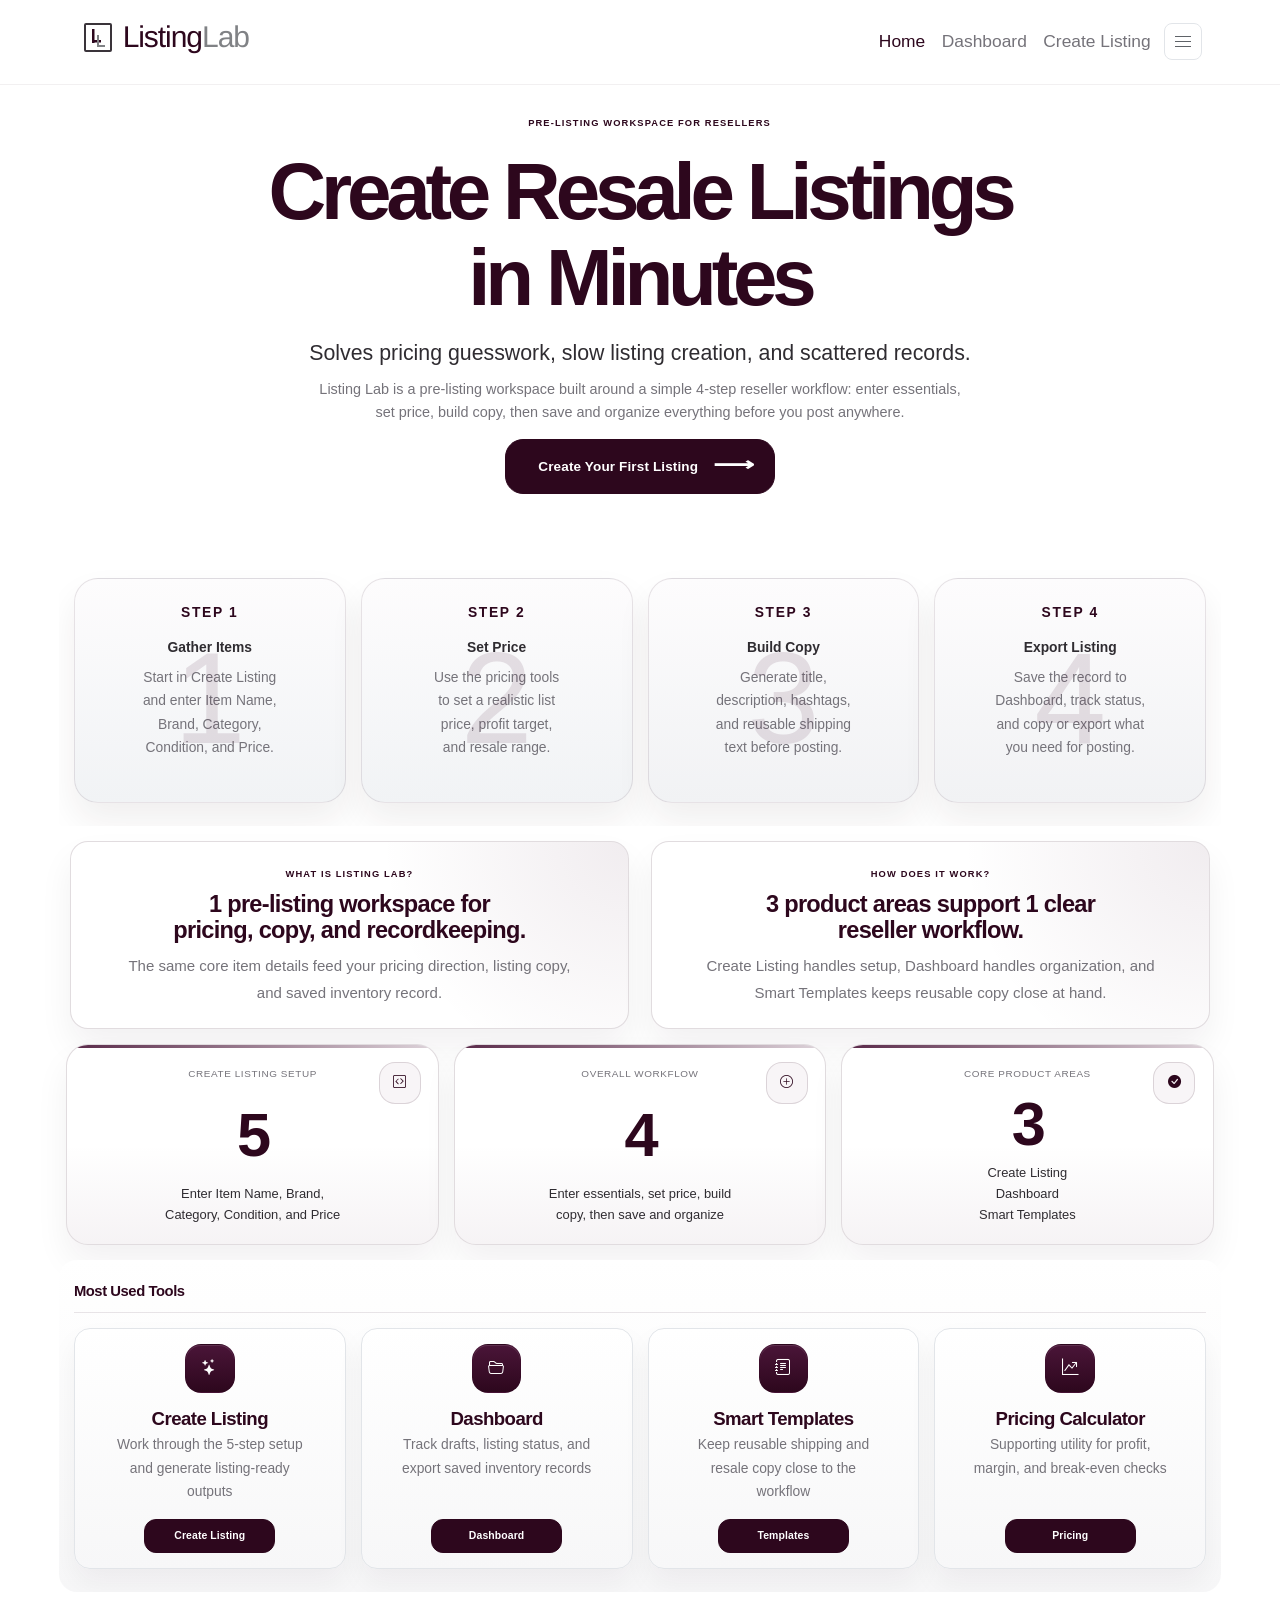
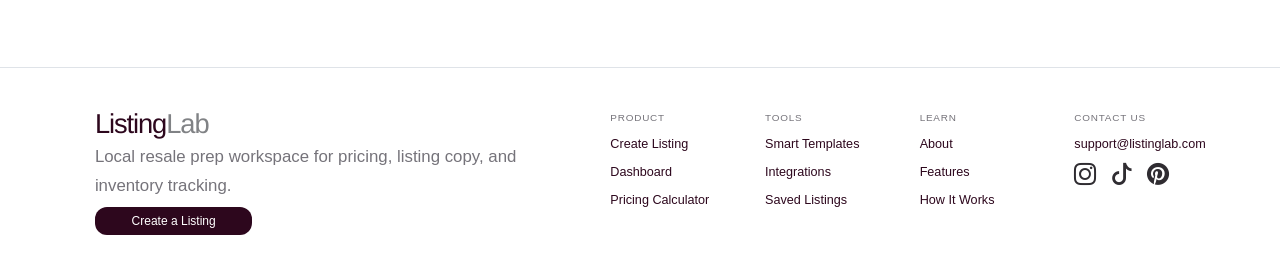
<file: index.html>
<!doctype html>
<html lang="en">
<head>
  <meta charset="utf-8" />
  <meta name="viewport" content="width=device-width, initial-scale=1" />
  <meta name="description" content="Listing Lab helps resellers price, write, organize, and export marketplace listings from 1 pre-listing workspace." />
  <title>Listing Lab</title>
  <link
    href="https://cdn.jsdelivr.net/npm/bootstrap@5.3.3/dist/css/bootstrap.min.css"
    rel="stylesheet"
    integrity="sha384-QWTKZyjpPEjISv5WaRU9OFeRpok6YctnYmDr5pNlyT2bRjXh0JMhjY6hW+ALEwIH"
    crossorigin="anonymous"
  />
  <link rel="stylesheet" href="https://cdn.jsdelivr.net/npm/bootstrap-icons@1.11.3/font/bootstrap-icons.min.css" />
  <link rel="icon" type="image/svg+xml" href="favicon.svg" />
  <link rel="stylesheet" href="styles.css" />
</head>
<body class="home-page">
  <a class="skip-link" href="#main-content">Skip to main content</a>

  <nav class="navbar navbar-expand-lg bg-white border-bottom sticky-top">
    <div class="container">
      <button
        class="navbar-toggler"
        type="button"
        data-bs-toggle="collapse"
        data-bs-target="#primaryNav"
        aria-controls="primaryNav"
        aria-expanded="false"
        aria-label="Toggle navigation"
      >
        <span class="navbar-toggler-icon"></span>
      </button>
      <a class="navbar-brand" href="index.html" aria-label="ListingLab home">
        <span class="brand-lockup">
          <span class="brand-mark" aria-hidden="true"></span>
          <span class="brand-wordmark"><span class="brand-wordmark__listing">Listing</span><span class="brand-wordmark__lab">Lab</span></span>
        </span>
      </a>
      <div class="collapse navbar-collapse" id="primaryNav">
        <ul class="navbar-nav ms-auto mb-2 mb-lg-0">
          <li class="nav-item"><a class="nav-link active" aria-current="page" href="index.html">Home</a></li>
          <li class="nav-item"><a class="nav-link" href="dashboard.html">Dashboard</a></li>
          <li class="nav-item"><a class="nav-link" href="new-listing.html?new=1">Create Listing</a></li>
          <li class="nav-item dropdown">
            <a class="nav-link dropdown-toggle menu-toggle" href="#" role="button" data-bs-toggle="dropdown" aria-expanded="false" aria-label="Open more pages" title="More pages"><span class="navbar-toggler-icon" aria-hidden="true"></span></a>
            <ul class="dropdown-menu dropdown-menu-end">
              <li><a class="dropdown-item" href="about.html">About</a></li>
              <li><a class="dropdown-item" href="features.html">Features</a></li>
              <li><a class="dropdown-item" href="how-it-works.html">How It Works</a></li>
              <li><a class="dropdown-item" href="pricing.html">Pricing</a></li>
              <li><a class="dropdown-item" href="templates.html">Templates</a></li>
              <li><a class="dropdown-item" href="integrations.html">Integrations</a></li>
            </ul>
          </li>
        </ul>
      </div>
    </div>
  </nav>

  <main id="main-content" class="container py-4 py-md-5">
    <section class="card home-hero mb-4">
      <div class="card-body home-hero__body">
        <p class="home-hero__eyebrow mb-2">Pre-listing workspace for resellers</p>
        <h1 class="h2 mb-3">Create Resale Listings in Minutes</h1>
        <p class="fw-semibold mb-2">
          Solves pricing guesswork, slow listing creation, and scattered records.
        </p>
        <p class="mb-3">
          Listing Lab is a pre-listing workspace built around a simple 4-step reseller workflow: enter essentials, set price, build copy, then save and organize everything before you post anywhere.
        </p>
        <div class="d-flex flex-wrap gap-2">
          <a class="btn btn-dark" href="new-listing.html?new=1">Create Your First Listing <span class="hero-cta-arrow" aria-hidden="true">&longrightarrow;</span></a>
        </div>
      </div>
    </section>

    <div class="home-content-shell">
      <section class="card home-panel home-row-workflow mb-4">
        <div class="card-body">
          <div class="row g-3 align-items-stretch">
            <div class="col-12 col-lg-3">
              <div class="home-workflow-card home-workflow-card--one border rounded p-3 h-100 d-flex flex-column">
                <p class="home-workflow-kicker small text-secondary mb-2">Step 1</p>
                <p class="fw-semibold mb-2">Gather Items</p>
                <p class="small text-secondary mb-3">Start in Create Listing<br>and enter Item Name,<br>Brand, Category,<br>Condition, and Price.</p>
              </div>
            </div>
            <div class="col-12 col-lg-3">
              <div class="home-workflow-card home-workflow-card--two border rounded p-3 h-100 d-flex flex-column">
                <p class="home-workflow-kicker small text-secondary mb-2">Step 2</p>
                <p class="fw-semibold mb-2">Set Price</p>
                <p class="small text-secondary mb-3">Use the pricing tools<br>to set a realistic list<br>price, profit target,<br>and resale range.</p>
              </div>
            </div>
            <div class="col-12 col-lg-3">
              <div class="home-workflow-card home-workflow-card--three border rounded p-3 h-100 d-flex flex-column">
                <p class="home-workflow-kicker small text-secondary mb-2">Step 3</p>
                <p class="fw-semibold mb-2">Build Copy</p>
                <p class="small text-secondary mb-3">Generate title,<br>description, hashtags,<br>and reusable shipping<br>text before posting.</p>
              </div>
            </div>
            <div class="col-12 col-lg-3">
              <div class="home-workflow-card home-workflow-card--four border rounded p-3 h-100 d-flex flex-column">
                <p class="home-workflow-kicker small text-secondary mb-2">Step 4</p>
                <p class="fw-semibold mb-2">Export Listing</p>
                <p class="small text-secondary mb-3">Save the record to<br>Dashboard, track status,<br>and copy or export what<br>you need for posting.</p>
              </div>
            </div>
          </div>
        </div>
      </section>

      <section class="row g-4 home-row-insights mb-4">
        <div class="col-12 col-lg-6">
          <div class="card home-panel home-insight-card home-insight-card--why h-100">
            <div class="card-body">
              <p class="home-section-kicker mb-0">What is Listing Lab?</p>
              <h2 class="h5 mb-0">1 pre-listing workspace for pricing, copy, and recordkeeping.</h2>
              <p class="small text-secondary mb-0">The same core item details feed your pricing direction, listing copy, and saved inventory record.</p>
            </div>
          </div>
        </div>
        <div class="col-12 col-lg-6">
          <div class="card home-panel home-story home-insight-card home-insight-card--prep h-100">
            <div class="card-body">
              <p class="home-section-kicker mb-0">How Does it Work?</p>
              <h2 class="h5 mb-0">3 product areas support 1 clear reseller workflow.</h2>
              <p class="small text-secondary mb-0">Create Listing handles setup, Dashboard handles organization, and Smart Templates keeps reusable copy close at hand.</p>
            </div>
          </div>
        </div>
      </section>

      <section class="row g-3 home-row-stats mb-4">
        <div class="col-12 col-md-4">
          <div class="card home-panel home-stat-card home-stat-card--inputs h-100 text-center">
            <div class="card-body">
              <p class="small text-secondary mb-1">Create Listing Setup</p>
              <p class="display-6 mb-0">5</p>
              <p class="small mb-0">Enter Item Name, Brand, Category, Condition, and Price</p>
            </div>
          </div>
        </div>
        <div class="col-12 col-md-4">
          <div class="card home-panel home-stat-card home-stat-card--steps h-100 text-center">
            <div class="card-body">
              <p class="small text-secondary mb-1">Overall Workflow</p>
              <p class="display-6 mb-0">4</p>
              <p class="small mb-0">Enter essentials, set price, build copy, then save and organize</p>
            </div>
          </div>
        </div>
        <div class="col-12 col-md-4">
          <div class="card home-panel home-stat-card home-stat-card--support h-100 text-center">
            <div class="card-body">
              <p class="small text-secondary mb-1">Core Product Areas</p>
              <p class="display-6 mb-0">3</p>
              <p class="small mb-0">Create Listing<br>Dashboard<br>Smart Templates</p>
            </div>
          </div>
        </div>
      </section>

      <section class="card home-panel home-row-tools mb-4">
        <div class="card-body">
          <div class="home-row-tools__header mb-3">
            <h2 class="h5 mb-0">Most Used Tools</h2>
          </div>
          <div class="row g-3 text-center">
            <div class="col-12 col-md-3">
              <div class="home-tool-card border rounded p-3 h-100 d-flex flex-column text-center">
                <span class="home-tool-card__icon" aria-hidden="true"><i class="bi bi-stars" aria-hidden="true"></i></span>
                <h3 class="h6 fw-semibold mb-1 mt-3">Create Listing</h3>
                <p class="small text-secondary mb-3">Work through the 5-step setup and generate listing-ready outputs</p>
                <a class="home-tool-card__cta btn btn-sm btn-outline-dark" href="new-listing.html?new=1">Create Listing</a>
              </div>
            </div>
            <div class="col-12 col-md-3">
              <div class="home-tool-card border rounded p-3 h-100 d-flex flex-column text-center">
                <span class="home-tool-card__icon" aria-hidden="true"><i class="bi bi-folder2-open"></i></span>
                <h3 class="h6 fw-semibold mb-1 mt-3">Dashboard</h3>
                <p class="small text-secondary mb-3">Track drafts, listing status, and export saved inventory records</p>
                <a class="home-tool-card__cta btn btn-sm btn-outline-dark" href="dashboard.html">Dashboard</a>
              </div>
            </div>
            <div class="col-12 col-md-3 order-md-4">
              <div class="home-tool-card border rounded p-3 h-100 d-flex flex-column text-center">
                <span class="home-tool-card__icon" aria-hidden="true"><i class="bi bi-graph-up-arrow" aria-hidden="true"></i></span>
                <h3 class="h6 fw-semibold mb-1 mt-3">Pricing Calculator</h3>
                <p class="small text-secondary mb-3">Supporting utility for profit, margin, and break-even checks</p>
                <a class="home-tool-card__cta btn btn-sm btn-outline-dark" href="pricing.html">Pricing</a>
              </div>
            </div>
            <div class="col-12 col-md-3 order-md-3">
              <div class="home-tool-card border rounded p-3 h-100 d-flex flex-column text-center">
                <span class="home-tool-card__icon" aria-hidden="true"><i class="bi bi-journal-text"></i></span>
                <h3 class="h6 fw-semibold mb-1 mt-3">Smart Templates</h3>
                <p class="small text-secondary mb-3">Keep reusable shipping and resale copy close to the workflow</p>
                <a class="home-tool-card__cta btn btn-sm btn-outline-dark" href="templates.html">Templates</a>
              </div>
            </div>
          </div>
        </div>
      </section>
    </div>
  </main>

  <footer class="border-top bg-white py-4 mt-4">
    <div class="row g-4">
      <div class="col-12 col-lg-4">
        <p class="footer-brand mb-1">
          <span class="brand-lockup">
            <span class="brand-wordmark"><span class="brand-wordmark__listing">Listing</span><span class="brand-wordmark__lab">Lab</span></span>
            <span class="brand-mark" aria-hidden="true"></span>
          </span>
        </p>
        <p class="small text-secondary mb-0">Local resale prep workspace for pricing, listing copy, and inventory tracking.</p>
        <a class="badge text-bg-dark mt-2 text-decoration-none" href="new-listing.html?new=1">Create a Listing</a>
      </div>
      <div class="col-6 col-lg-2">
        <p class="small text-uppercase text-secondary mb-2">Product</p>
        <ul class="list-unstyled mb-0">
          <li><a href="new-listing.html?new=1">Create Listing</a></li>
          <li><a href="dashboard.html">Dashboard</a></li>
          <li><a href="pricing.html">Pricing Calculator</a></li>
        </ul>
      </div>
      <div class="col-6 col-lg-2">
        <p class="small text-uppercase text-secondary mb-2">Tools</p>
        <ul class="list-unstyled mb-0">
          <li><a href="templates.html">Smart Templates</a></li>
          <li><a href="integrations.html">Integrations</a></li>
          <li><a href="dashboard.html">Saved Listings</a></li>
        </ul>
      </div>
      <div class="col-6 col-lg-2">
        <p class="small text-uppercase text-secondary mb-2">Learn</p>
        <ul class="list-unstyled mb-0">
          <li><a href="about.html">About</a></li>
          <li><a href="features.html">Features</a></li>
          <li><a href="how-it-works.html">How It Works</a></li>
        </ul>
      </div>
      <div class="col-6 col-lg-2">
        <p class="small text-uppercase text-secondary mb-2">Contact Us</p>
        <ul class="list-unstyled mb-0">
          <li><a href="mailto:support@listinglab.com">support@listinglab.com</a></li>
          <li class="fs-4" aria-hidden="true"><span class="me-3" title="Instagram"><i class="bi bi-instagram"></i></span><span class="me-3" title="TikTok"><i class="bi bi-tiktok"></i></span><span title="Pinterest"><i class="bi bi-pinterest"></i></span></li>
        </ul>
      </div>
    </div>
  </footer>

  <script
    src="https://cdn.jsdelivr.net/npm/bootstrap@5.3.3/dist/js/bootstrap.bundle.min.js"
    integrity="sha384-YvpcrYf0tY3lHB60NNkmXc5s9fDVZLESaAA55NDzOxhy9GkcIdslK1eN7N6jIeHz"
    crossorigin="anonymous"
  ></script>
  <script src="config.js"></script>
  <script src="script.js"></script>
</body>
</html>
</file>
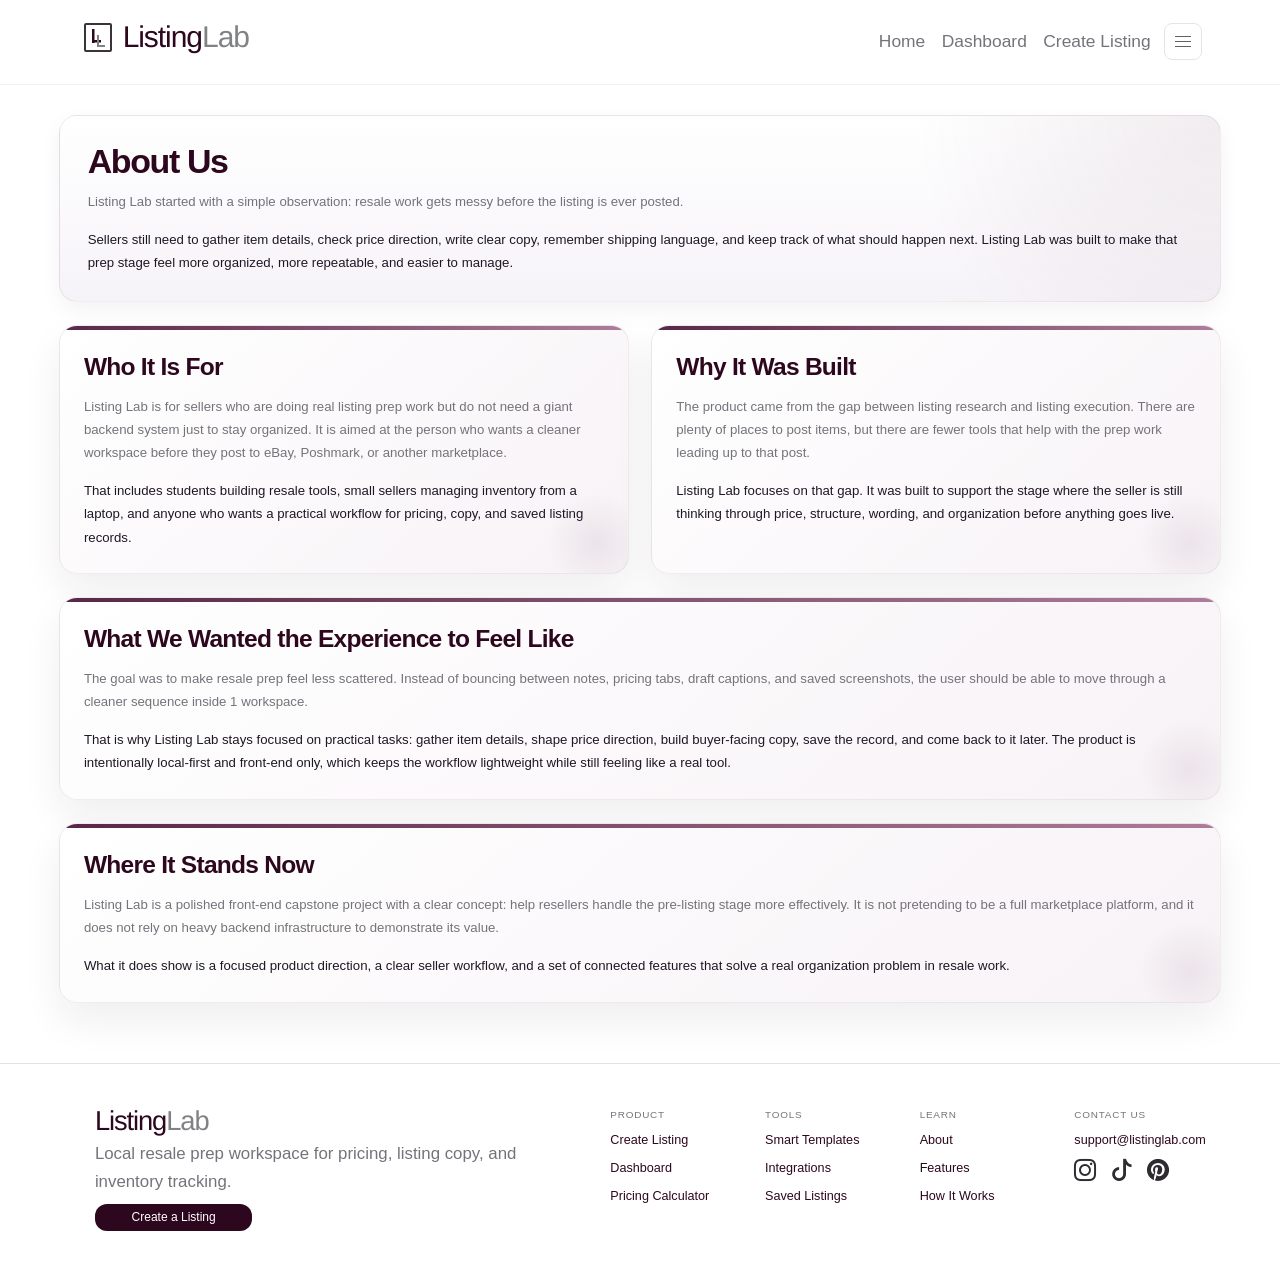
<file: about.html>
<!doctype html>
<html lang="en">
<head>
  <meta charset="utf-8" />
  <meta name="viewport" content="width=device-width, initial-scale=1" />
  <title>About | Listing Lab</title>
  <link
    href="https://cdn.jsdelivr.net/npm/bootstrap@5.3.3/dist/css/bootstrap.min.css"
    rel="stylesheet"
    integrity="sha384-QWTKZyjpPEjISv5WaRU9OFeRpok6YctnYmDr5pNlyT2bRjXh0JMhjY6hW+ALEwIH"
    crossorigin="anonymous"
  />
  <link rel="stylesheet" href="https://cdn.jsdelivr.net/npm/bootstrap-icons@1.11.3/font/bootstrap-icons.min.css" />
  <link rel="icon" type="image/svg+xml" href="favicon.svg" />
  <link rel="stylesheet" href="styles.css" />
</head>
<body class="interior-page utility-page about-page">
  <a class="skip-link" href="#main-content">Skip to main content</a>

  <nav class="navbar navbar-expand-lg bg-white border-bottom sticky-top">
    <div class="container">
      <button
        class="navbar-toggler"
        type="button"
        data-bs-toggle="collapse"
        data-bs-target="#primaryNav"
        aria-controls="primaryNav"
        aria-expanded="false"
        aria-label="Toggle navigation"
      >
        <span class="navbar-toggler-icon"></span>
      </button>
      <a class="navbar-brand" href="index.html" aria-label="ListingLab home">
        <span class="brand-lockup">
          <span class="brand-mark" aria-hidden="true"></span>
          <span class="brand-wordmark"><span class="brand-wordmark__listing">Listing</span><span class="brand-wordmark__lab">Lab</span></span>
        </span>
      </a>
      <div class="collapse navbar-collapse" id="primaryNav">
        <ul class="navbar-nav ms-auto mb-2 mb-lg-0">
          <li class="nav-item"><a class="nav-link" href="index.html">Home</a></li>
          <li class="nav-item"><a class="nav-link" href="dashboard.html">Dashboard</a></li>
          <li class="nav-item"><a class="nav-link" href="new-listing.html?new=1">Create Listing</a></li>
          <li class="nav-item dropdown">
            <a class="nav-link dropdown-toggle menu-toggle active" href="#" role="button" data-bs-toggle="dropdown" aria-expanded="false" aria-label="Open more pages" title="More pages"><span class="navbar-toggler-icon" aria-hidden="true"></span></a>
            <ul class="dropdown-menu dropdown-menu-end">
              <li><a class="dropdown-item active" href="about.html">About</a></li>
              <li><a class="dropdown-item" href="features.html">Features</a></li>
              <li><a class="dropdown-item" href="how-it-works.html">How It Works</a></li>
              <li><a class="dropdown-item" href="pricing.html">Pricing</a></li>
              <li><a class="dropdown-item" href="templates.html">Templates</a></li>
              <li><a class="dropdown-item" href="integrations.html">Integrations</a></li>
            </ul>
          </li>
        </ul>
      </div>
    </div>
  </nav>

  <main id="main-content" class="container py-4">
    <section class="card about-hero-card mb-4">
      <div class="card-body">
        <h1 class="h3">About Us</h1>
        <p class="text-secondary mb-3">
          Listing Lab started with a simple observation: resale work gets messy before the listing is ever posted.
        </p>
        <p class="mb-0">
          Sellers still need to gather item details, check price direction, write clear copy, remember shipping language, and keep track of what should happen next. Listing Lab was built to make that prep stage feel more organized, more repeatable, and easier to manage.
        </p>
      </div>
    </section>

    <section class="row g-4 mb-4">
      <div class="col-12 col-lg-6">
        <article class="card about-story-card h-100">
          <div class="card-body">
            <h2 class="h5">Who It Is For</h2>
            <p class="text-secondary mb-3">
              Listing Lab is for sellers who are doing real listing prep work but do not need a giant backend system just to stay organized. It is aimed at the person who wants a cleaner workspace before they post to eBay, Poshmark, or another marketplace.
            </p>
            <p class="mb-0">
              That includes students building resale tools, small sellers managing inventory from a laptop, and anyone who wants a practical workflow for pricing, copy, and saved listing records.
            </p>
          </div>
        </article>
      </div>
      <div class="col-12 col-lg-6">
        <article class="card about-story-card h-100">
          <div class="card-body">
            <h2 class="h5">Why It Was Built</h2>
            <p class="text-secondary mb-3">
              The product came from the gap between listing research and listing execution. There are plenty of places to post items, but there are fewer tools that help with the prep work leading up to that post.
            </p>
            <p class="mb-0">
              Listing Lab focuses on that gap. It was built to support the stage where the seller is still thinking through price, structure, wording, and organization before anything goes live.
            </p>
          </div>
        </article>
      </div>
    </section>

    <section class="card about-story-card mb-4">
      <div class="card-body">
        <h2 class="h5">What We Wanted the Experience to Feel Like</h2>
        <p class="text-secondary mb-3">
          The goal was to make resale prep feel less scattered. Instead of bouncing between notes, pricing tabs, draft captions, and saved screenshots, the user should be able to move through a cleaner sequence inside 1 workspace.
        </p>
        <p class="mb-0">
          That is why Listing Lab stays focused on practical tasks: gather item details, shape price direction, build buyer-facing copy, save the record, and come back to it later. The product is intentionally local-first and front-end only, which keeps the workflow lightweight while still feeling like a real tool.
        </p>
      </div>
    </section>

    <section class="card about-story-card">
      <div class="card-body">
        <h2 class="h5">Where It Stands Now</h2>
        <p class="text-secondary mb-3">
          Listing Lab is a polished front-end capstone project with a clear concept: help resellers handle the pre-listing stage more effectively. It is not pretending to be a full marketplace platform, and it does not rely on heavy backend infrastructure to demonstrate its value.
        </p>
        <p class="mb-0">
          What it does show is a focused product direction, a clear seller workflow, and a set of connected features that solve a real organization problem in resale work.
        </p>
      </div>
    </section>
  </main>

  <footer class="border-top bg-white py-4 mt-4">
    <div class="row g-4">
        <div class="col-12 col-lg-4">
          <p class="footer-brand mb-1">
            <span class="brand-lockup">
              <span class="brand-wordmark"><span class="brand-wordmark__listing">Listing</span><span class="brand-wordmark__lab">Lab</span></span>
              <span class="brand-mark" aria-hidden="true"></span>
            </span>
          </p>
          <p class="small text-secondary mb-0">Local resale prep workspace for pricing, listing copy, and inventory tracking.</p>
          <a class="badge text-bg-dark mt-2 text-decoration-none" href="new-listing.html?new=1">Create a Listing</a>
        </div>
        <div class="col-6 col-lg-2">
          <p class="small text-uppercase text-secondary mb-2">Product</p>
          <ul class="list-unstyled mb-0">
            <li><a href="new-listing.html?new=1">Create Listing</a></li>
            <li><a href="dashboard.html">Dashboard</a></li>
            <li><a href="pricing.html">Pricing Calculator</a></li>
          </ul>
        </div>
        <div class="col-6 col-lg-2">
          <p class="small text-uppercase text-secondary mb-2">Tools</p>
          <ul class="list-unstyled mb-0">
            <li><a href="templates.html">Smart Templates</a></li>
            <li><a href="integrations.html">Integrations</a></li>
            <li><a href="dashboard.html">Saved Listings</a></li>
          </ul>
        </div>
        <div class="col-6 col-lg-2">
          <p class="small text-uppercase text-secondary mb-2">Learn</p>
          <ul class="list-unstyled mb-0">
            <li><a href="about.html">About</a></li>
            <li><a href="features.html">Features</a></li>
            <li><a href="how-it-works.html">How It Works</a></li>
          </ul>
        </div>
        <div class="col-6 col-lg-2">
          <p class="small text-uppercase text-secondary mb-2">Contact Us</p>
          <ul class="list-unstyled mb-0">
            <li><a href="mailto:support@listinglab.com">support@listinglab.com</a></li>
            <li class="fs-4" aria-hidden="true"><span class="me-3" title="Instagram"><i class="bi bi-instagram"></i></span><span class="me-3" title="TikTok"><i class="bi bi-tiktok"></i></span><span title="Pinterest"><i class="bi bi-pinterest"></i></span></li>
          </ul>
        </div>
      </div>
  </footer>

  <nav class="mobile-bottom-nav" aria-label="Mobile navigation">
    <a class="mobile-bottom-nav__item mobile-bottom-nav__item--home" href="index.html">
      <i class="bi bi-box-seam" aria-hidden="true"></i>
      <span>Home</span>
    </a>
    <a class="mobile-bottom-nav__item mobile-bottom-nav__item--create" href="new-listing.html?new=1">
      <i class="bi bi-stars" aria-hidden="true"></i>
      <span>Create</span>
    </a>
    <a class="mobile-bottom-nav__item mobile-bottom-nav__item--compare" href="pricing.html">
      <i class="bi bi-graph-up-arrow" aria-hidden="true"></i>
      <span>Compare</span>
    </a>
    <a class="mobile-bottom-nav__item mobile-bottom-nav__item--inventory" href="dashboard.html">
      <i class="bi bi-folder" aria-hidden="true"></i>
      <span>Inventory</span>
    </a>
  </nav>

  <script
    src="https://cdn.jsdelivr.net/npm/bootstrap@5.3.3/dist/js/bootstrap.bundle.min.js"
    integrity="sha384-YvpcrYf0tY3lHB60NNkmXc5s9fDVZLESaAA55NDzOxhy9GkcIdslK1eN7N6jIeHz"
    crossorigin="anonymous"
  ></script>
  <script src="config.js"></script>
  <script src="script.js"></script>
</body>
</html>
</file>
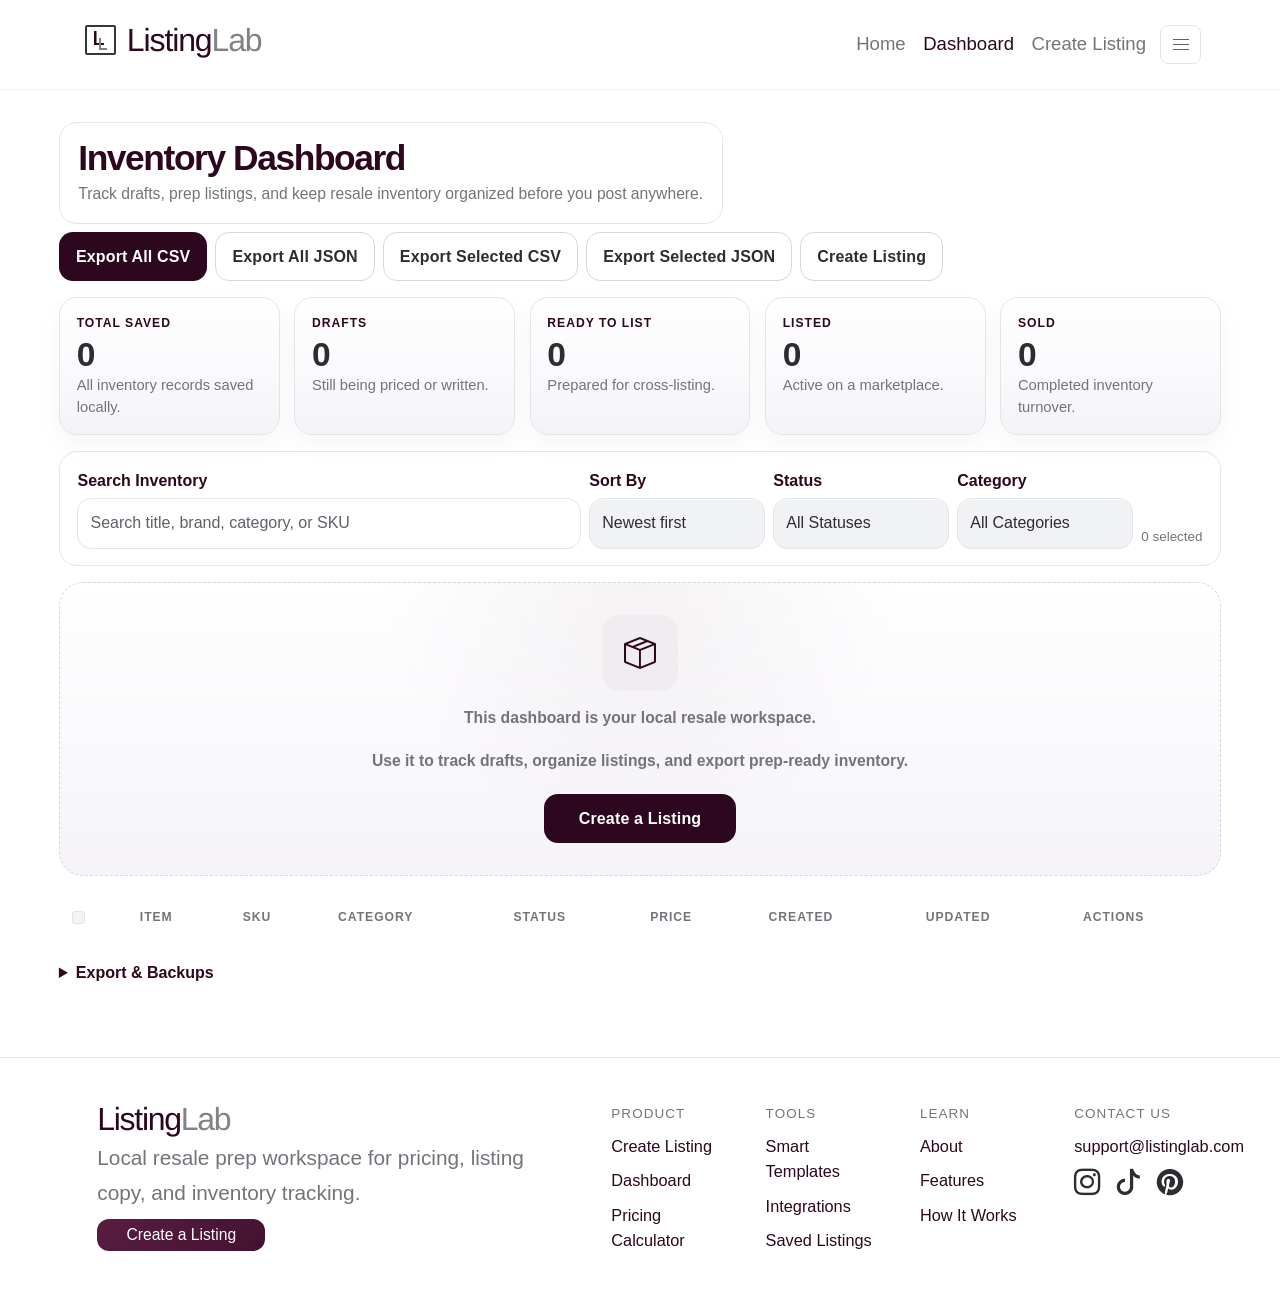
<file: dashboard.html>
<!doctype html>
<html lang="en">
<head>
  <meta charset="utf-8" />
  <meta name="viewport" content="width=device-width, initial-scale=1" />
  <title>Dashboard | Listing Lab</title>
  <link
    href="https://cdn.jsdelivr.net/npm/bootstrap@5.3.3/dist/css/bootstrap.min.css"
    rel="stylesheet"
    integrity="sha384-QWTKZyjpPEjISv5WaRU9OFeRpok6YctnYmDr5pNlyT2bRjXh0JMhjY6hW+ALEwIH"
    crossorigin="anonymous"
  />
  <link rel="stylesheet" href="https://cdn.jsdelivr.net/npm/bootstrap-icons@1.11.3/font/bootstrap-icons.min.css" />
  <link rel="icon" type="image/svg+xml" href="favicon.svg" />
  <link rel="stylesheet" href="styles.css" />
  <link rel="stylesheet" href="dashboard.css" />
</head>
<body class="interior-page dashboard-page">
  <a class="skip-link" href="#main-content">Skip to main content</a>

  <nav class="navbar navbar-expand-lg bg-white border-bottom sticky-top">
    <div class="container">
      <button
        class="navbar-toggler"
        type="button"
        data-bs-toggle="collapse"
        data-bs-target="#primaryNav"
        aria-controls="primaryNav"
        aria-expanded="false"
        aria-label="Toggle navigation"
      >
        <span class="navbar-toggler-icon"></span>
      </button>
      <a class="navbar-brand" href="index.html" aria-label="ListingLab home">
        <span class="brand-lockup">
          <span class="brand-mark" aria-hidden="true"></span>
          <span class="brand-wordmark"><span class="brand-wordmark__listing">Listing</span><span class="brand-wordmark__lab">Lab</span></span>
        </span>
      </a>
      <div class="collapse navbar-collapse" id="primaryNav">
        <ul class="navbar-nav ms-auto mb-2 mb-lg-0">
          <li class="nav-item"><a class="nav-link" href="index.html">Home</a></li>
          <li class="nav-item"><a class="nav-link active" aria-current="page" href="dashboard.html">Dashboard</a></li>
          <li class="nav-item"><a class="nav-link" href="new-listing.html?new=1">Create Listing</a></li>
          <li class="nav-item dropdown">
            <a class="nav-link dropdown-toggle menu-toggle" href="#" role="button" data-bs-toggle="dropdown" aria-expanded="false" aria-label="Open more pages" title="More pages"><span class="navbar-toggler-icon" aria-hidden="true"></span></a>
            <ul class="dropdown-menu dropdown-menu-end">
              <li><a class="dropdown-item" href="about.html">About</a></li>
              <li><a class="dropdown-item" href="features.html">Features</a></li>
              <li><a class="dropdown-item" href="how-it-works.html">How It Works</a></li>
              <li><a class="dropdown-item" href="pricing.html">Pricing</a></li>
              <li><a class="dropdown-item" href="templates.html">Templates</a></li>
              <li><a class="dropdown-item" href="integrations.html">Integrations</a></li>
            </ul>
          </li>
        </ul>
      </div>
    </div>
  </nav>

  <main id="main-content" class="container py-4">
    <div class="dashboard-header d-flex flex-wrap align-items-center justify-content-between gap-2 mb-3">
      <div class="dashboard-intro">
        <h1 class="h3 mb-1">Inventory Dashboard</h1>
        <p class="text-secondary mb-0">Track drafts, prep listings, and keep resale inventory organized before you post anywhere.</p>
      </div>
      <div class="d-flex flex-wrap gap-2">
        <button id="exportBtn" class="btn btn-dark" type="button">Export All CSV</button>
        <button id="exportJsonBtn" class="btn btn-outline-secondary" type="button">Export All JSON</button>
        <button id="exportSelectedBtn" class="btn btn-outline-secondary" type="button">Export Selected CSV</button>
        <button id="exportSelectedJsonBtn" class="btn btn-outline-secondary" type="button">Export Selected JSON</button>
        <a class="btn btn-outline-secondary" href="new-listing.html?new=1">Create Listing</a>
      </div>
    </div>

    <section class="dashboard-summary-grid mb-3" aria-label="Inventory summary">
      <article class="dashboard-summary-card">
        <p class="dashboard-summary-card__label mb-1">Total Saved</p>
        <p id="summaryTotal" class="dashboard-summary-card__value mb-1">0</p>
        <p class="dashboard-summary-card__meta mb-0">All inventory records saved locally.</p>
      </article>
      <article class="dashboard-summary-card">
        <p class="dashboard-summary-card__label mb-1">Drafts</p>
        <p id="summaryDrafts" class="dashboard-summary-card__value mb-1">0</p>
        <p class="dashboard-summary-card__meta mb-0">Still being priced or written.</p>
      </article>
      <article class="dashboard-summary-card">
        <p class="dashboard-summary-card__label mb-1">Ready to List</p>
        <p id="summaryReady" class="dashboard-summary-card__value mb-1">0</p>
        <p class="dashboard-summary-card__meta mb-0">Prepared for cross-listing.</p>
      </article>
      <article class="dashboard-summary-card">
        <p class="dashboard-summary-card__label mb-1">Listed</p>
        <p id="summaryListed" class="dashboard-summary-card__value mb-1">0</p>
        <p class="dashboard-summary-card__meta mb-0">Active on a marketplace.</p>
      </article>
      <article class="dashboard-summary-card">
        <p class="dashboard-summary-card__label mb-1">Sold</p>
        <p id="summarySold" class="dashboard-summary-card__value mb-1">0</p>
        <p class="dashboard-summary-card__meta mb-0">Completed inventory turnover.</p>
      </article>
    </section>

    <div class="dashboard-filters d-flex flex-wrap align-items-end gap-2 mb-3">
      <div class="dashboard-filter dashboard-filter--search">
        <label class="form-label mb-1" for="dashboardSearch">Search Inventory</label>
        <input class="form-control" id="dashboardSearch" type="search" placeholder="Search title, brand, category, or SKU" />
      </div>
      <div class="dashboard-filter">
        <label class="form-label mb-1" for="sortFilter">Sort By</label>
        <select class="form-select" id="sortFilter">
          <option value="newest">Newest first</option>
          <option value="oldest">Oldest first</option>
          <option value="priceHigh">Price high to low</option>
          <option value="priceLow">Price low to high</option>
          <option value="status">Status</option>
        </select>
      </div>
      <div class="dashboard-filter">
        <label class="form-label mb-1" for="statusFilter">Status</label>
        <select class="form-select" id="statusFilter">
          <option value="all">All Statuses</option>
          <option value="draft">Draft</option>
          <option value="ready">Ready to List</option>
          <option value="listed">Listed</option>
          <option value="sold">Sold</option>
        </select>
      </div>
      <div class="dashboard-filter">
        <label class="form-label mb-1" for="categoryFilter">Category</label>
        <select class="form-select" id="categoryFilter">
          <option value="all">All Categories</option>
        </select>
      </div>
      <div class="dashboard-selection-meta ms-auto">
        <p id="selectionCount" class="small text-secondary mb-0">0 selected</p>
      </div>
    </div>

    <p id="dashboardStatus" class="small text-secondary" role="status" aria-live="polite"></p>
    <div id="emptyState" class="dashboard-empty-state text-secondary"></div>

    <div class="table-responsive dashboard-table-wrap">
      <table class="table table-striped table-hover align-middle dashboard-table">
        <caption class="visually-hidden">Saved resale listings with status, pricing, timestamps, and actions</caption>
        <thead>
          <tr>
            <th scope="col"><input id="selectAllListings" class="form-check-input" type="checkbox" aria-label="Select all listings" /></th>
            <th scope="col">Item</th>
            <th scope="col">SKU</th>
            <th scope="col">Category</th>
            <th scope="col">Status</th>
            <th scope="col">Price</th>
            <th scope="col">Created</th>
            <th scope="col">Updated</th>
            <th scope="col">Actions</th>
          </tr>
        </thead>
        <tbody id="listingsTableBody"></tbody>
      </table>
    </div>
    <details class="mt-3" id="dashboardTools">
      <summary class="form-label">Export &amp; Backups</summary>
      <div class="mt-3">
        <label class="visually-hidden" for="dashboardExportPlatform">Export format</label>
        <select class="form-select w-auto" id="dashboardExportPlatform" aria-describedby="exportFormatHelp">
          <option value="inventory">Inventory Backup</option>
          <option value="spreadsheet">Reseller Spreadsheet (Overview)</option>
          <option value="flyp">Flyp Form Fields</option>
          <option value="poshmark">Poshmark Form Fields</option>
          <option value="ebay">eBay Form Fields</option>
        </select>
        <button class="btn btn-outline-secondary btn-sm mt-2" id="exportSpreadsheetBtn" type="button" hidden>Download Spreadsheet (.xlsx)</button>
        <p class="small text-secondary mt-2 mb-3" id="exportFormatHelp">Form-field exports are worksheets for listing forms. Bulk uploads require the marketplace's own template.</p>
      <p class="small text-secondary mt-2 mb-2" id="inventoryStorageOrigin"></p>
      <div class="d-flex flex-wrap gap-2">
        <button class="btn btn-outline-secondary btn-sm" type="button" id="saveInventoryBackupBtn">Save Inventory Backup</button>
        <button class="btn btn-outline-secondary btn-sm" type="button" id="importInventoryBackupBtn">Import Inventory Backup</button>
        <button class="btn btn-outline-secondary btn-sm" type="button" id="recoverInventoryBtn">Recover Saved Listings</button>
        <input id="inventoryBackupFile" class="visually-hidden" type="file" accept=".json,application/json" aria-label="Choose inventory backup JSON file" />
      </div>
      </div>
    </details>
  </main>

  <footer class="border-top bg-white py-4 mt-4">
    <div class="row g-4">
        <div class="col-12 col-lg-4">
          <p class="footer-brand mb-1">
            <span class="brand-lockup">
              <span class="brand-wordmark"><span class="brand-wordmark__listing">Listing</span><span class="brand-wordmark__lab">Lab</span></span>
              <span class="brand-mark" aria-hidden="true"></span>
            </span>
          </p>
          <p class="small text-secondary mb-0">Local resale prep workspace for pricing, listing copy, and inventory tracking.</p>
          <a class="badge text-bg-dark mt-2 text-decoration-none" href="new-listing.html?new=1">Create a Listing</a>
        </div>
        <div class="col-6 col-lg-2">
          <p class="small text-uppercase text-secondary mb-2">Product</p>
          <ul class="list-unstyled mb-0">
            <li><a href="new-listing.html?new=1">Create Listing</a></li>
            <li><a href="dashboard.html">Dashboard</a></li>
            <li><a href="pricing.html">Pricing Calculator</a></li>
          </ul>
        </div>
        <div class="col-6 col-lg-2">
          <p class="small text-uppercase text-secondary mb-2">Tools</p>
          <ul class="list-unstyled mb-0">
            <li><a href="templates.html">Smart Templates</a></li>
            <li><a href="integrations.html">Integrations</a></li>
            <li><a href="dashboard.html">Saved Listings</a></li>
          </ul>
        </div>
        <div class="col-6 col-lg-2">
          <p class="small text-uppercase text-secondary mb-2">Learn</p>
          <ul class="list-unstyled mb-0">
            <li><a href="about.html">About</a></li>
            <li><a href="features.html">Features</a></li>
            <li><a href="how-it-works.html">How It Works</a></li>
          </ul>
        </div>
        <div class="col-6 col-lg-2">
          <p class="small text-uppercase text-secondary mb-2">Contact Us</p>
          <ul class="list-unstyled mb-0">
            <li><a href="mailto:support@listinglab.com">support@listinglab.com</a></li>
            <li class="fs-4" aria-hidden="true"><span class="me-3" title="Instagram"><i class="bi bi-instagram"></i></span><span class="me-3" title="TikTok"><i class="bi bi-tiktok"></i></span><span title="Pinterest"><i class="bi bi-pinterest"></i></span></li>
          </ul>
        </div>
      </div>
  </footer>

  <nav class="mobile-bottom-nav" aria-label="Mobile navigation">
    <a class="mobile-bottom-nav__item mobile-bottom-nav__item--home" href="index.html">
      <i class="bi bi-box-seam" aria-hidden="true"></i>
      <span>Home</span>
    </a>
    <a class="mobile-bottom-nav__item mobile-bottom-nav__item--create" href="new-listing.html?new=1">
      <i class="bi bi-stars" aria-hidden="true"></i>
      <span>Create</span>
    </a>
    <a class="mobile-bottom-nav__item mobile-bottom-nav__item--compare" href="pricing.html">
      <i class="bi bi-graph-up-arrow" aria-hidden="true"></i>
      <span>Compare</span>
    </a>
    <a class="mobile-bottom-nav__item mobile-bottom-nav__item--inventory" href="dashboard.html" aria-current="page">
      <i class="bi bi-folder" aria-hidden="true"></i>
      <span>Inventory</span>
    </a>
  </nav>

  <script
    src="https://cdn.jsdelivr.net/npm/bootstrap@5.3.3/dist/js/bootstrap.bundle.min.js"
    integrity="sha384-YvpcrYf0tY3lHB60NNkmXc5s9fDVZLESaAA55NDzOxhy9GkcIdslK1eN7N6jIeHz"
    crossorigin="anonymous"
  ></script>
  <script src="config.js"></script>
  <script src="spreadsheet-export.js"></script>
  <script src="script.js"></script>
</body>
</html>
</file>
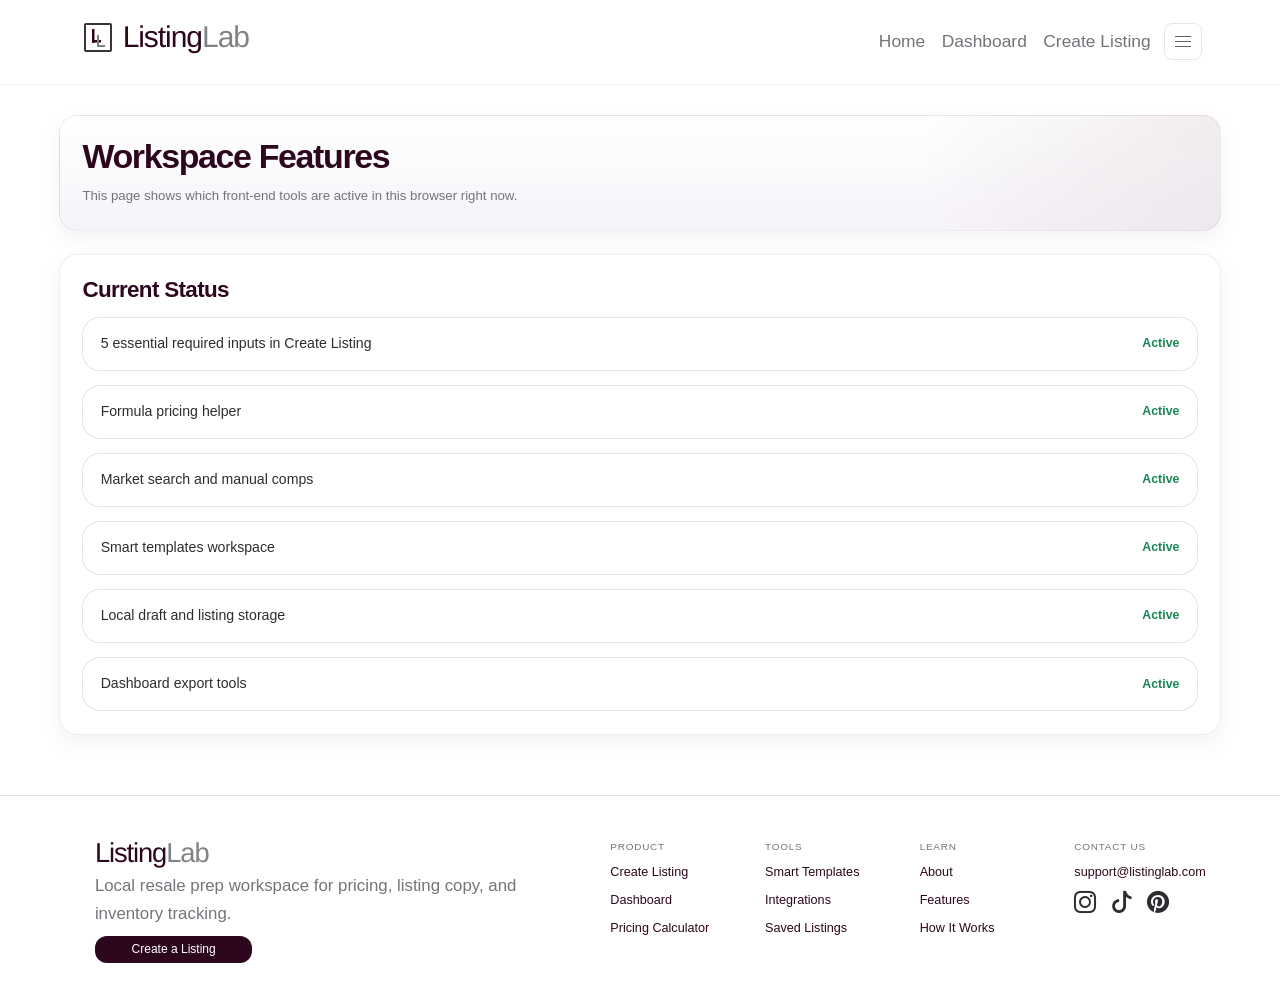
<file: features.html>
<!doctype html>
<html lang="en">
<head>
  <meta charset="utf-8" />
  <meta name="viewport" content="width=device-width, initial-scale=1" />
  <title>Workspace Features | Listing Lab</title>
  <link
    href="https://cdn.jsdelivr.net/npm/bootstrap@5.3.3/dist/css/bootstrap.min.css"
    rel="stylesheet"
    integrity="sha384-QWTKZyjpPEjISv5WaRU9OFeRpok6YctnYmDr5pNlyT2bRjXh0JMhjY6hW+ALEwIH"
    crossorigin="anonymous"
  />
  <link rel="stylesheet" href="https://cdn.jsdelivr.net/npm/bootstrap-icons@1.11.3/font/bootstrap-icons.min.css" />
  <link rel="icon" type="image/svg+xml" href="favicon.svg" />
  <link rel="stylesheet" href="styles.css" />
</head>
<body class="interior-page utility-page">
  <a class="skip-link" href="#main-content">Skip to main content</a>

  <nav class="navbar navbar-expand-lg bg-white border-bottom sticky-top">
    <div class="container">
      <button
        class="navbar-toggler"
        type="button"
        data-bs-toggle="collapse"
        data-bs-target="#primaryNav"
        aria-controls="primaryNav"
        aria-expanded="false"
        aria-label="Toggle navigation"
      >
        <span class="navbar-toggler-icon"></span>
      </button>
      <a class="navbar-brand" href="index.html" aria-label="ListingLab home">
        <span class="brand-lockup">
          <span class="brand-mark" aria-hidden="true"></span>
          <span class="brand-wordmark"><span class="brand-wordmark__listing">Listing</span><span class="brand-wordmark__lab">Lab</span></span>
        </span>
      </a>
      <div class="collapse navbar-collapse" id="primaryNav">
        <ul class="navbar-nav ms-auto mb-2 mb-lg-0">
          <li class="nav-item"><a class="nav-link" href="index.html">Home</a></li>
          <li class="nav-item"><a class="nav-link" href="dashboard.html">Dashboard</a></li>
          <li class="nav-item"><a class="nav-link" href="new-listing.html?new=1">Create Listing</a></li>
          <li class="nav-item dropdown">
            <a class="nav-link dropdown-toggle menu-toggle active" href="#" role="button" data-bs-toggle="dropdown" aria-expanded="false" aria-label="Open more pages" title="More pages"><span class="navbar-toggler-icon" aria-hidden="true"></span></a>
            <ul class="dropdown-menu dropdown-menu-end">
              <li><a class="dropdown-item" href="about.html">About</a></li>
              <li><a class="dropdown-item active" href="features.html">Features</a></li>
              <li><a class="dropdown-item" href="how-it-works.html">How It Works</a></li>
              <li><a class="dropdown-item" href="pricing.html">Pricing</a></li>
              <li><a class="dropdown-item" href="templates.html">Templates</a></li>
              <li><a class="dropdown-item" href="integrations.html">Integrations</a></li>
            </ul>
          </li>
        </ul>
      </div>
    </div>
  </nav>

  <main id="main-content" class="container py-4">
    <section class="card mb-4">
      <div class="card-body">
        <h1 class="h3">Workspace Features</h1>
        <p class="text-secondary mb-0">
          This page shows which front-end tools are active in this browser right now.
        </p>
      </div>
    </section>

    <section class="card">
      <div class="card-body">
        <h2 class="h5">Current Status</h2>
        <div id="featureStatusList" class="d-grid gap-2"></div>
      </div>
    </section>
  </main>

  <footer class="border-top bg-white py-4 mt-4">
    <div class="row g-4">
        <div class="col-12 col-lg-4">
          <p class="footer-brand mb-1">
            <span class="brand-lockup">
              <span class="brand-wordmark"><span class="brand-wordmark__listing">Listing</span><span class="brand-wordmark__lab">Lab</span></span>
              <span class="brand-mark" aria-hidden="true"></span>
            </span>
          </p>
          <p class="small text-secondary mb-0">Local resale prep workspace for pricing, listing copy, and inventory tracking.</p>
          <a class="badge text-bg-dark mt-2 text-decoration-none" href="new-listing.html?new=1">Create a Listing</a>
        </div>
        <div class="col-6 col-lg-2">
          <p class="small text-uppercase text-secondary mb-2">Product</p>
          <ul class="list-unstyled mb-0">
            <li><a href="new-listing.html?new=1">Create Listing</a></li>
            <li><a href="dashboard.html">Dashboard</a></li>
            <li><a href="pricing.html">Pricing Calculator</a></li>
          </ul>
        </div>
        <div class="col-6 col-lg-2">
          <p class="small text-uppercase text-secondary mb-2">Tools</p>
          <ul class="list-unstyled mb-0">
            <li><a href="templates.html">Smart Templates</a></li>
            <li><a href="integrations.html">Integrations</a></li>
            <li><a href="dashboard.html">Saved Listings</a></li>
          </ul>
        </div>
        <div class="col-6 col-lg-2">
          <p class="small text-uppercase text-secondary mb-2">Learn</p>
          <ul class="list-unstyled mb-0">
            <li><a href="about.html">About</a></li>
            <li><a href="features.html">Features</a></li>
            <li><a href="how-it-works.html">How It Works</a></li>
          </ul>
        </div>
        <div class="col-6 col-lg-2">
          <p class="small text-uppercase text-secondary mb-2">Contact Us</p>
          <ul class="list-unstyled mb-0">
            <li><a href="mailto:support@listinglab.com">support@listinglab.com</a></li>
            <li class="fs-4" aria-hidden="true"><span class="me-3" title="Instagram"><i class="bi bi-instagram"></i></span><span class="me-3" title="TikTok"><i class="bi bi-tiktok"></i></span><span title="Pinterest"><i class="bi bi-pinterest"></i></span></li>
          </ul>
        </div>
      </div>
  </footer>

  <nav class="mobile-bottom-nav" aria-label="Mobile navigation">
    <a class="mobile-bottom-nav__item mobile-bottom-nav__item--home" href="index.html">
      <i class="bi bi-box-seam" aria-hidden="true"></i>
      <span>Home</span>
    </a>
    <a class="mobile-bottom-nav__item mobile-bottom-nav__item--create" href="new-listing.html?new=1">
      <i class="bi bi-stars" aria-hidden="true"></i>
      <span>Create</span>
    </a>
    <a class="mobile-bottom-nav__item mobile-bottom-nav__item--compare" href="pricing.html">
      <i class="bi bi-graph-up-arrow" aria-hidden="true"></i>
      <span>Compare</span>
    </a>
    <a class="mobile-bottom-nav__item mobile-bottom-nav__item--inventory" href="dashboard.html">
      <i class="bi bi-folder" aria-hidden="true"></i>
      <span>Inventory</span>
    </a>
  </nav>

  <script
    src="https://cdn.jsdelivr.net/npm/bootstrap@5.3.3/dist/js/bootstrap.bundle.min.js"
    integrity="sha384-YvpcrYf0tY3lHB60NNkmXc5s9fDVZLESaAA55NDzOxhy9GkcIdslK1eN7N6jIeHz"
    crossorigin="anonymous"
  ></script>
  <script src="config.js"></script>
  <script src="script.js"></script>
</body>
</html>
</file>
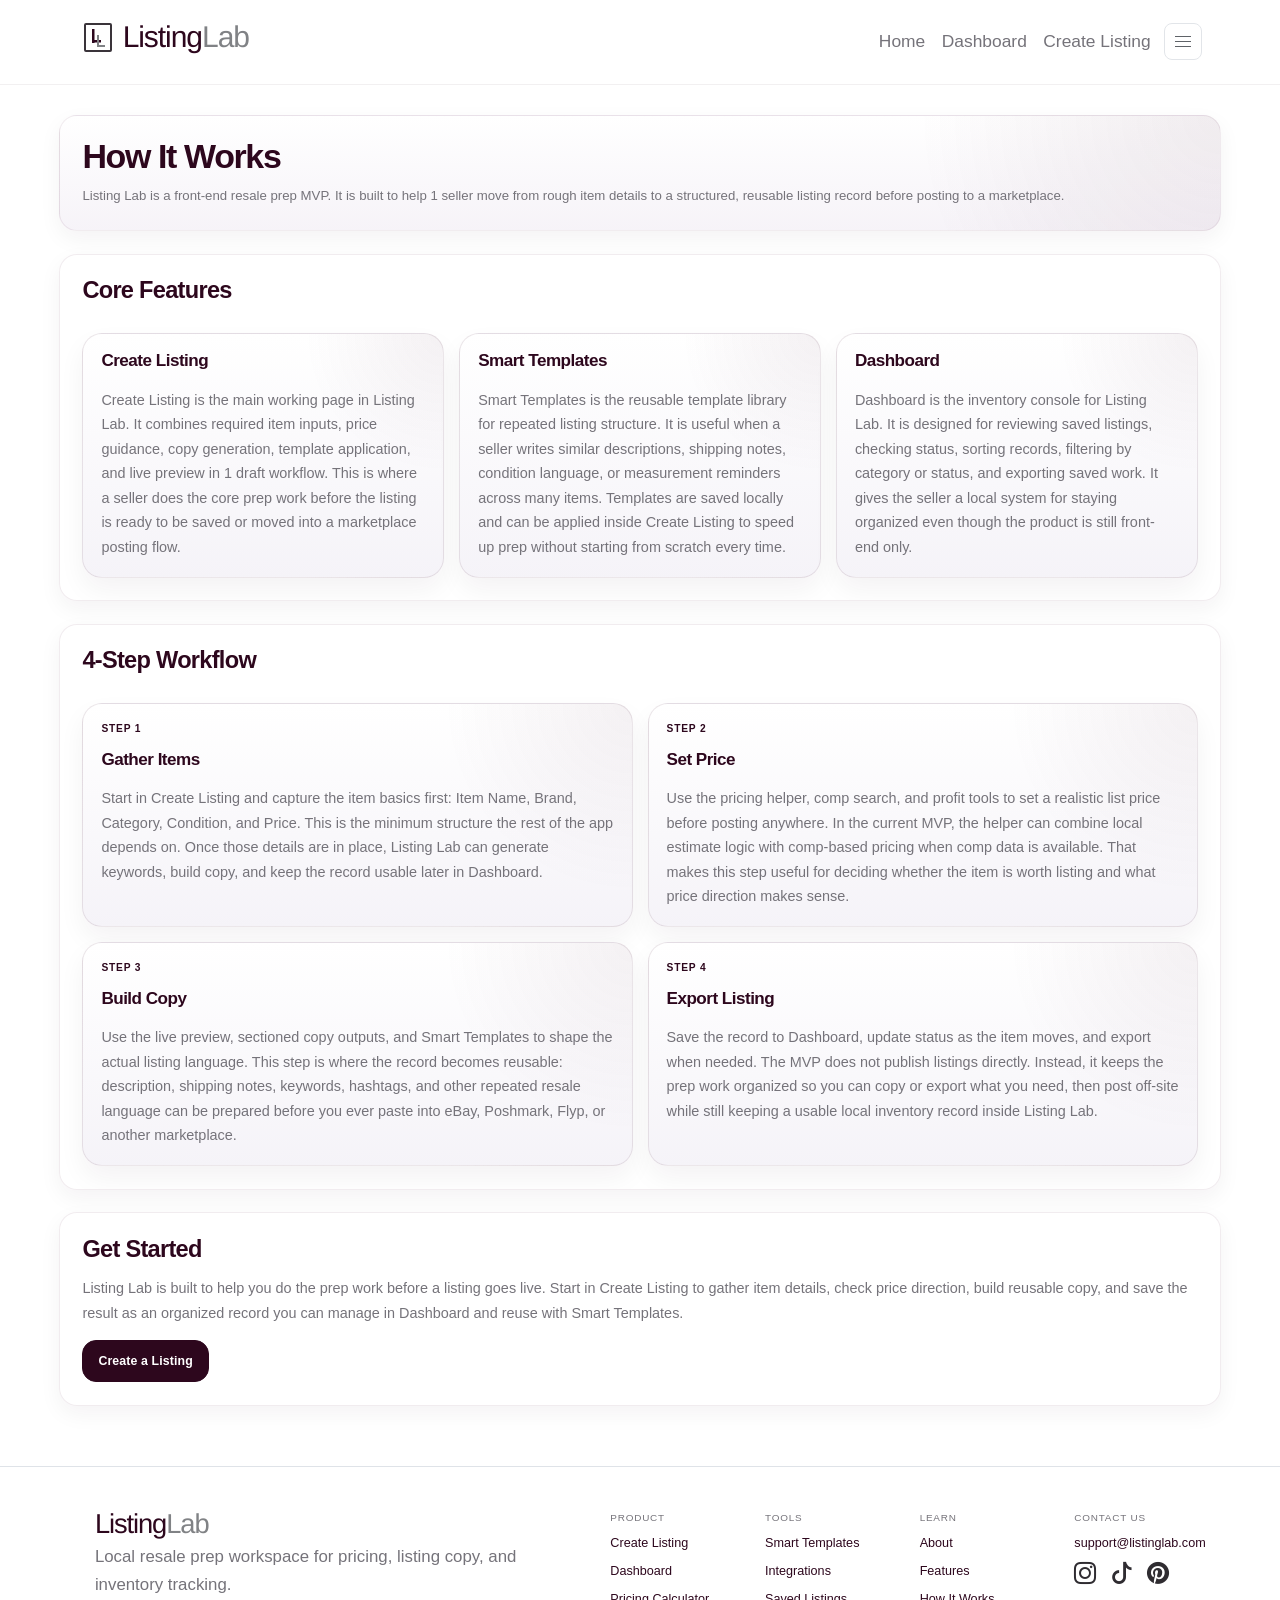
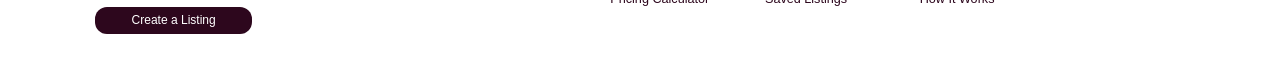
<file: how-it-works.html>
<!doctype html>
<html lang="en">
<head>
  <meta charset="utf-8" />
  <meta name="viewport" content="width=device-width, initial-scale=1" />
  <title>How It Works | Listing Lab</title>
  <link
    href="https://cdn.jsdelivr.net/npm/bootstrap@5.3.3/dist/css/bootstrap.min.css"
    rel="stylesheet"
    integrity="sha384-QWTKZyjpPEjISv5WaRU9OFeRpok6YctnYmDr5pNlyT2bRjXh0JMhjY6hW+ALEwIH"
    crossorigin="anonymous"
  />
  <link rel="stylesheet" href="https://cdn.jsdelivr.net/npm/bootstrap-icons@1.11.3/font/bootstrap-icons.min.css" />
  <link rel="icon" type="image/svg+xml" href="favicon.svg" />
  <link rel="stylesheet" href="styles.css" />
</head>
<body class="interior-page utility-page how-it-works-page">
  <a class="skip-link" href="#main-content">Skip to main content</a>

  <nav class="navbar navbar-expand-lg bg-white border-bottom sticky-top">
    <div class="container">
      <button
        class="navbar-toggler"
        type="button"
        data-bs-toggle="collapse"
        data-bs-target="#primaryNav"
        aria-controls="primaryNav"
        aria-expanded="false"
        aria-label="Toggle navigation"
      >
        <span class="navbar-toggler-icon"></span>
      </button>
      <a class="navbar-brand" href="index.html" aria-label="ListingLab home">
        <span class="brand-lockup">
          <span class="brand-mark" aria-hidden="true"></span>
          <span class="brand-wordmark"><span class="brand-wordmark__listing">Listing</span><span class="brand-wordmark__lab">Lab</span></span>
        </span>
      </a>
      <div class="collapse navbar-collapse" id="primaryNav">
        <ul class="navbar-nav ms-auto mb-2 mb-lg-0">
          <li class="nav-item"><a class="nav-link" href="index.html">Home</a></li>
          <li class="nav-item"><a class="nav-link" href="dashboard.html">Dashboard</a></li>
          <li class="nav-item"><a class="nav-link" href="new-listing.html?new=1">Create Listing</a></li>
          <li class="nav-item dropdown">
            <a class="nav-link dropdown-toggle menu-toggle active" href="#" role="button" data-bs-toggle="dropdown" aria-expanded="false" aria-label="Open more pages" title="More pages"><span class="navbar-toggler-icon" aria-hidden="true"></span></a>
            <ul class="dropdown-menu dropdown-menu-end">
              <li><a class="dropdown-item" href="about.html">About</a></li>
              <li><a class="dropdown-item" href="features.html">Features</a></li>
              <li><a class="dropdown-item active" href="how-it-works.html">How It Works</a></li>
              <li><a class="dropdown-item" href="pricing.html">Pricing</a></li>
              <li><a class="dropdown-item" href="templates.html">Templates</a></li>
              <li><a class="dropdown-item" href="integrations.html">Integrations</a></li>
            </ul>
          </li>
        </ul>
      </div>
    </div>
  </nav>

  <main id="main-content" class="container py-4">
    <section class="card mb-4">
      <div class="card-body">
        <h1 class="h3">How It Works</h1>
        <p class="text-secondary fs-5 mb-0">Listing Lab is a front-end resale prep MVP. It is built to help 1 seller move from rough item details to a structured, reusable listing record before posting to a marketplace.</p>
      </div>
    </section>

    <section class="card mb-4">
      <div class="card-body">
        <h2 class="h5">Core Features</h2>
        <div class="row g-3 how-card-grid">
          <div class="col-12 col-lg-4">
            <article class="how-detail-card h-100">
              <h3 class="h6 mb-2">Create Listing</h3>
              <p class="text-secondary fs-5 mb-0">Create Listing is the main working page in Listing Lab. It combines required item inputs, price guidance, copy generation, template application, and live preview in 1 draft workflow. This is where a seller does the core prep work before the listing is ready to be saved or moved into a marketplace posting flow.</p>
            </article>
          </div>
          <div class="col-12 col-lg-4">
            <article class="how-detail-card h-100">
              <h3 class="h6 mb-2">Smart Templates</h3>
              <p class="text-secondary fs-5 mb-0">Smart Templates is the reusable template library for repeated listing structure. It is useful when a seller writes similar descriptions, shipping notes, condition language, or measurement reminders across many items. Templates are saved locally and can be applied inside Create Listing to speed up prep without starting from scratch every time.</p>
            </article>
          </div>
          <div class="col-12 col-lg-4">
            <article class="how-detail-card h-100">
              <h3 class="h6 mb-2">Dashboard</h3>
              <p class="text-secondary fs-5 mb-0">Dashboard is the inventory console for Listing Lab. It is designed for reviewing saved listings, checking status, sorting records, filtering by category or status, and exporting saved work. It gives the seller a local system for staying organized even though the product is still front-end only.</p>
            </article>
          </div>
        </div>
      </div>
    </section>

    <section class="card mb-4">
      <div class="card-body">
        <h2 class="h5">4-Step Workflow</h2>
        <div class="row g-3 how-card-grid">
          <div class="col-12 col-lg-6">
            <article class="how-detail-card h-100">
            <p class="preview-section-label mb-1">Step 1</p>
            <h3 class="h6 mb-2">Gather Items</h3>
            <p class="text-secondary fs-5 mb-0">Start in Create Listing and capture the item basics first: Item Name, Brand, Category, Condition, and Price. This is the minimum structure the rest of the app depends on. Once those details are in place, Listing Lab can generate keywords, build copy, and keep the record usable later in Dashboard.</p>
            </article>
          </div>
          <div class="col-12 col-lg-6">
            <article class="how-detail-card h-100">
            <p class="preview-section-label mb-1">Step 2</p>
            <h3 class="h6 mb-2">Set Price</h3>
            <p class="text-secondary fs-5 mb-0">Use the pricing helper, comp search, and profit tools to set a realistic list price before posting anywhere. In the current MVP, the helper can combine local estimate logic with comp-based pricing when comp data is available. That makes this step useful for deciding whether the item is worth listing and what price direction makes sense.</p>
            </article>
          </div>
          <div class="col-12 col-lg-6">
            <article class="how-detail-card h-100">
            <p class="preview-section-label mb-1">Step 3</p>
            <h3 class="h6 mb-2">Build Copy</h3>
            <p class="text-secondary fs-5 mb-0">Use the live preview, sectioned copy outputs, and Smart Templates to shape the actual listing language. This step is where the record becomes reusable: description, shipping notes, keywords, hashtags, and other repeated resale language can be prepared before you ever paste into eBay, Poshmark, Flyp, or another marketplace.</p>
            </article>
          </div>
          <div class="col-12 col-lg-6">
            <article class="how-detail-card h-100">
            <p class="preview-section-label mb-1">Step 4</p>
            <h3 class="h6 mb-2">Export Listing</h3>
            <p class="text-secondary fs-5 mb-0">Save the record to Dashboard, update status as the item moves, and export when needed. The MVP does not publish listings directly. Instead, it keeps the prep work organized so you can copy or export what you need, then post off-site while still keeping a usable local inventory record inside Listing Lab.</p>
            </article>
          </div>
        </div>
      </div>
    </section>

    <section class="card">
      <div class="card-body">
        <h2 class="h5">Get Started</h2>
        <p class="text-secondary fs-5 mb-3">Listing Lab is built to help you do the prep work before a listing goes live. Start in Create Listing to gather item details, check price direction, build reusable copy, and save the result as an organized record you can manage in Dashboard and reuse with Smart Templates.</p>
        <a class="btn btn-dark" href="new-listing.html?new=1">Create a Listing</a>
      </div>
    </section>

  </main>

  <footer class="border-top bg-white py-4 mt-4">
    <div class="row g-4">
        <div class="col-12 col-lg-4">
          <p class="footer-brand mb-1">
            <span class="brand-lockup">
              <span class="brand-wordmark"><span class="brand-wordmark__listing">Listing</span><span class="brand-wordmark__lab">Lab</span></span>
              <span class="brand-mark" aria-hidden="true"></span>
            </span>
          </p>
          <p class="small text-secondary mb-0">Local resale prep workspace for pricing, listing copy, and inventory tracking.</p>
          <a class="badge text-bg-dark mt-2 text-decoration-none" href="new-listing.html?new=1">Create a Listing</a>
        </div>
        <div class="col-6 col-lg-2">
          <p class="small text-uppercase text-secondary mb-2">Product</p>
          <ul class="list-unstyled mb-0">
            <li><a href="new-listing.html?new=1">Create Listing</a></li>
            <li><a href="dashboard.html">Dashboard</a></li>
            <li><a href="pricing.html">Pricing Calculator</a></li>
          </ul>
        </div>
        <div class="col-6 col-lg-2">
          <p class="small text-uppercase text-secondary mb-2">Tools</p>
          <ul class="list-unstyled mb-0">
            <li><a href="templates.html">Smart Templates</a></li>
            <li><a href="integrations.html">Integrations</a></li>
            <li><a href="dashboard.html">Saved Listings</a></li>
          </ul>
        </div>
        <div class="col-6 col-lg-2">
          <p class="small text-uppercase text-secondary mb-2">Learn</p>
          <ul class="list-unstyled mb-0">
            <li><a href="about.html">About</a></li>
            <li><a href="features.html">Features</a></li>
            <li><a href="how-it-works.html">How It Works</a></li>
          </ul>
        </div>
        <div class="col-6 col-lg-2">
          <p class="small text-uppercase text-secondary mb-2">Contact Us</p>
          <ul class="list-unstyled mb-0">
            <li><a href="mailto:support@listinglab.com">support@listinglab.com</a></li>
            <li class="fs-4" aria-hidden="true"><span class="me-3" title="Instagram"><i class="bi bi-instagram"></i></span><span class="me-3" title="TikTok"><i class="bi bi-tiktok"></i></span><span title="Pinterest"><i class="bi bi-pinterest"></i></span></li>
          </ul>
        </div>
      </div>
  </footer>

  <nav class="mobile-bottom-nav" aria-label="Mobile navigation">
    <a class="mobile-bottom-nav__item mobile-bottom-nav__item--home" href="index.html">
      <i class="bi bi-box-seam" aria-hidden="true"></i>
      <span>Home</span>
    </a>
    <a class="mobile-bottom-nav__item mobile-bottom-nav__item--create" href="new-listing.html?new=1">
      <i class="bi bi-stars" aria-hidden="true"></i>
      <span>Create</span>
    </a>
    <a class="mobile-bottom-nav__item mobile-bottom-nav__item--compare" href="pricing.html">
      <i class="bi bi-graph-up-arrow" aria-hidden="true"></i>
      <span>Compare</span>
    </a>
    <a class="mobile-bottom-nav__item mobile-bottom-nav__item--inventory" href="dashboard.html">
      <i class="bi bi-folder" aria-hidden="true"></i>
      <span>Inventory</span>
    </a>
  </nav>

  <script
    src="https://cdn.jsdelivr.net/npm/bootstrap@5.3.3/dist/js/bootstrap.bundle.min.js"
    integrity="sha384-YvpcrYf0tY3lHB60NNkmXc5s9fDVZLESaAA55NDzOxhy9GkcIdslK1eN7N6jIeHz"
    crossorigin="anonymous"
  ></script>
  <script src="config.js"></script>
  <script src="script.js"></script>
</body>
</html>
</file>
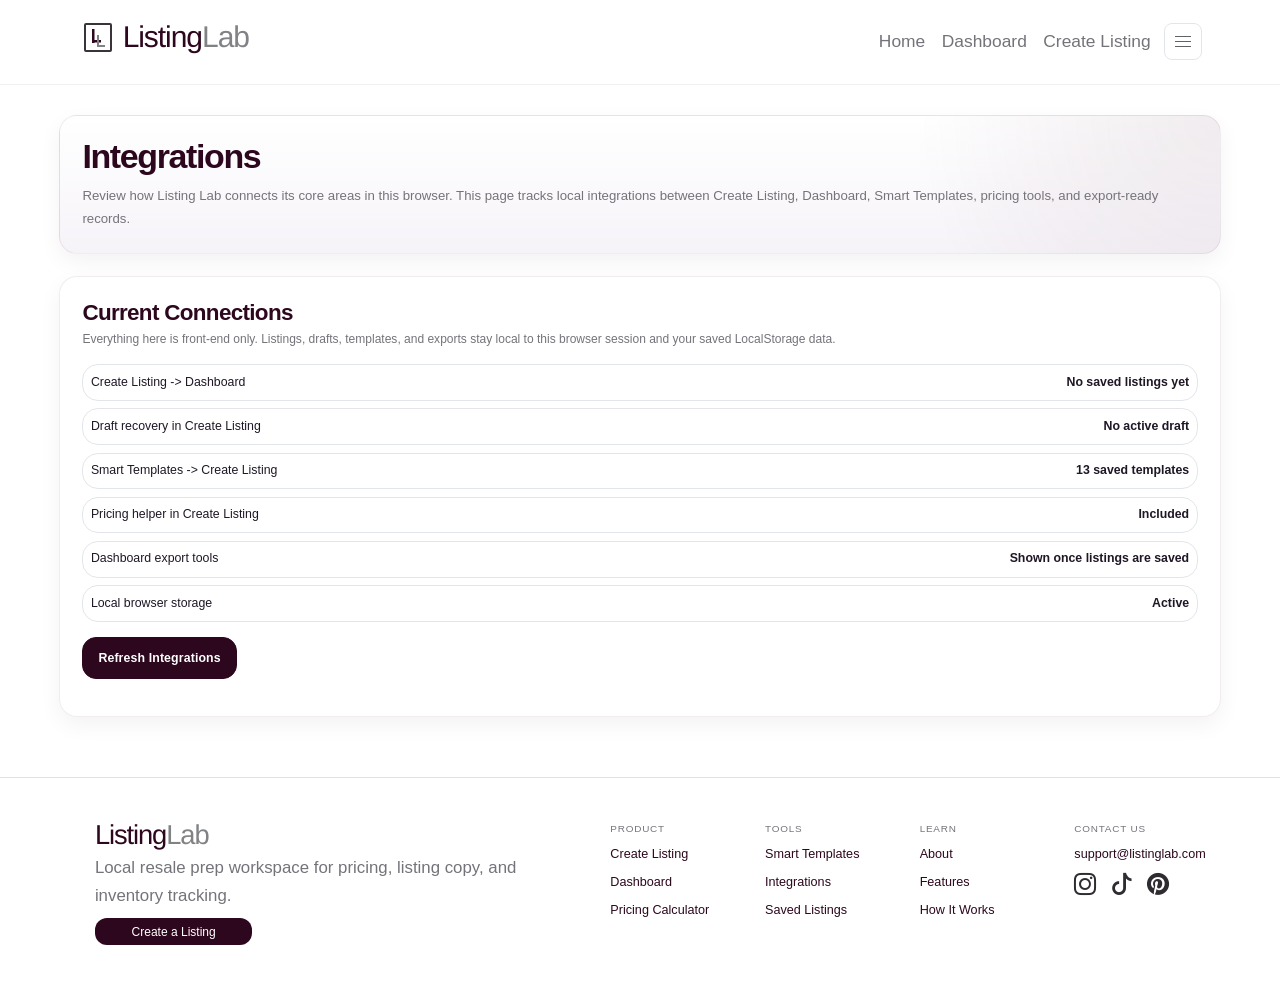
<file: integrations.html>
<!doctype html>
<html lang="en">
<head>
  <meta charset="utf-8" />
  <meta name="viewport" content="width=device-width, initial-scale=1" />
  <title>Integrations | Listing Lab</title>
  <link
    href="https://cdn.jsdelivr.net/npm/bootstrap@5.3.3/dist/css/bootstrap.min.css"
    rel="stylesheet"
    integrity="sha384-QWTKZyjpPEjISv5WaRU9OFeRpok6YctnYmDr5pNlyT2bRjXh0JMhjY6hW+ALEwIH"
    crossorigin="anonymous"
  />
  <link rel="stylesheet" href="https://cdn.jsdelivr.net/npm/bootstrap-icons@1.11.3/font/bootstrap-icons.min.css" />
  <link rel="icon" type="image/svg+xml" href="favicon.svg" />
  <link rel="stylesheet" href="styles.css" />
</head>
<body class="interior-page utility-page">
  <a class="skip-link" href="#main-content">Skip to main content</a>

  <nav class="navbar navbar-expand-lg bg-white border-bottom sticky-top">
    <div class="container">
      <button
        class="navbar-toggler"
        type="button"
        data-bs-toggle="collapse"
        data-bs-target="#primaryNav"
        aria-controls="primaryNav"
        aria-expanded="false"
        aria-label="Toggle navigation"
      >
        <span class="navbar-toggler-icon"></span>
      </button>
      <a class="navbar-brand" href="index.html" aria-label="ListingLab home">
        <span class="brand-lockup">
          <span class="brand-mark" aria-hidden="true"></span>
          <span class="brand-wordmark"><span class="brand-wordmark__listing">Listing</span><span class="brand-wordmark__lab">Lab</span></span>
        </span>
      </a>
      <div class="collapse navbar-collapse" id="primaryNav">
        <ul class="navbar-nav ms-auto mb-2 mb-lg-0">
          <li class="nav-item"><a class="nav-link" href="index.html">Home</a></li>
          <li class="nav-item"><a class="nav-link" href="dashboard.html">Dashboard</a></li>
          <li class="nav-item"><a class="nav-link" href="new-listing.html?new=1">Create Listing</a></li>
          <li class="nav-item dropdown">
            <a class="nav-link dropdown-toggle menu-toggle active" href="#" role="button" data-bs-toggle="dropdown" aria-expanded="false" aria-label="Open more pages" title="More pages"><span class="navbar-toggler-icon" aria-hidden="true"></span></a>
            <ul class="dropdown-menu dropdown-menu-end">
              <li><a class="dropdown-item" href="about.html">About</a></li>
              <li><a class="dropdown-item" href="features.html">Features</a></li>
              <li><a class="dropdown-item" href="how-it-works.html">How It Works</a></li>
              <li><a class="dropdown-item" href="pricing.html">Pricing</a></li>
              <li><a class="dropdown-item" href="templates.html">Templates</a></li>
              <li><a class="dropdown-item active" href="integrations.html">Integrations</a></li>
            </ul>
          </li>
        </ul>
      </div>
    </div>
  </nav>

  <main id="main-content" class="container py-4">
    <section class="card mb-4">
      <div class="card-body">
        <h1 class="h3">Integrations</h1>
        <p class="text-secondary mb-0">
          Review how Listing Lab connects its core areas in this browser. This page tracks local integrations between Create Listing, Dashboard, Smart Templates, pricing tools, and export-ready records.
        </p>
      </div>
    </section>

    <section class="card">
      <div class="card-body">
        <div class="mb-3">
          <h2 class="h5 mb-1">Current Connections</h2>
          <p class="text-secondary mb-0">Everything here is front-end only. Listings, drafts, templates, and exports stay local to this browser session and your saved LocalStorage data.</p>
        </div>
        <div id="integrationChecklist" class="d-grid gap-2 mb-3"></div>
        <button class="btn btn-outline-secondary" id="runIntegrationCheckBtn" type="button">Refresh Integrations</button>
        <p id="integrationCheckStatus" class="small text-secondary mt-3 mb-0" role="status" aria-live="polite"></p>
      </div>
    </section>
  </main>

  <footer class="border-top bg-white py-4 mt-4">
    <div class="row g-4">
        <div class="col-12 col-lg-4">
          <p class="footer-brand mb-1">
            <span class="brand-lockup">
              <span class="brand-wordmark"><span class="brand-wordmark__listing">Listing</span><span class="brand-wordmark__lab">Lab</span></span>
              <span class="brand-mark" aria-hidden="true"></span>
            </span>
          </p>
          <p class="small text-secondary mb-0">Local resale prep workspace for pricing, listing copy, and inventory tracking.</p>
          <a class="badge text-bg-dark mt-2 text-decoration-none" href="new-listing.html?new=1">Create a Listing</a>
        </div>
        <div class="col-6 col-lg-2">
          <p class="small text-uppercase text-secondary mb-2">Product</p>
          <ul class="list-unstyled mb-0">
            <li><a href="new-listing.html?new=1">Create Listing</a></li>
            <li><a href="dashboard.html">Dashboard</a></li>
            <li><a href="pricing.html">Pricing Calculator</a></li>
          </ul>
        </div>
        <div class="col-6 col-lg-2">
          <p class="small text-uppercase text-secondary mb-2">Tools</p>
          <ul class="list-unstyled mb-0">
            <li><a href="templates.html">Smart Templates</a></li>
            <li><a href="integrations.html">Integrations</a></li>
            <li><a href="dashboard.html">Saved Listings</a></li>
          </ul>
        </div>
        <div class="col-6 col-lg-2">
          <p class="small text-uppercase text-secondary mb-2">Learn</p>
          <ul class="list-unstyled mb-0">
            <li><a href="about.html">About</a></li>
            <li><a href="features.html">Features</a></li>
            <li><a href="how-it-works.html">How It Works</a></li>
          </ul>
        </div>
        <div class="col-6 col-lg-2">
          <p class="small text-uppercase text-secondary mb-2">Contact Us</p>
          <ul class="list-unstyled mb-0">
            <li><a href="mailto:support@listinglab.com">support@listinglab.com</a></li>
            <li class="fs-4" aria-hidden="true"><span class="me-3" title="Instagram"><i class="bi bi-instagram"></i></span><span class="me-3" title="TikTok"><i class="bi bi-tiktok"></i></span><span title="Pinterest"><i class="bi bi-pinterest"></i></span></li>
          </ul>
        </div>
      </div>
  </footer>

  <nav class="mobile-bottom-nav" aria-label="Mobile navigation">
    <a class="mobile-bottom-nav__item mobile-bottom-nav__item--home" href="index.html">
      <i class="bi bi-box-seam" aria-hidden="true"></i>
      <span>Home</span>
    </a>
    <a class="mobile-bottom-nav__item mobile-bottom-nav__item--create" href="new-listing.html?new=1">
      <i class="bi bi-stars" aria-hidden="true"></i>
      <span>Create</span>
    </a>
    <a class="mobile-bottom-nav__item mobile-bottom-nav__item--compare" href="pricing.html">
      <i class="bi bi-graph-up-arrow" aria-hidden="true"></i>
      <span>Compare</span>
    </a>
    <a class="mobile-bottom-nav__item mobile-bottom-nav__item--inventory" href="dashboard.html">
      <i class="bi bi-folder" aria-hidden="true"></i>
      <span>Inventory</span>
    </a>
  </nav>

  <script
    src="https://cdn.jsdelivr.net/npm/bootstrap@5.3.3/dist/js/bootstrap.bundle.min.js"
    integrity="sha384-YvpcrYf0tY3lHB60NNkmXc5s9fDVZLESaAA55NDzOxhy9GkcIdslK1eN7N6jIeHz"
    crossorigin="anonymous"
  ></script>
  <script src="config.js"></script>
  <script src="script.js"></script>
</body>
</html>
</file>
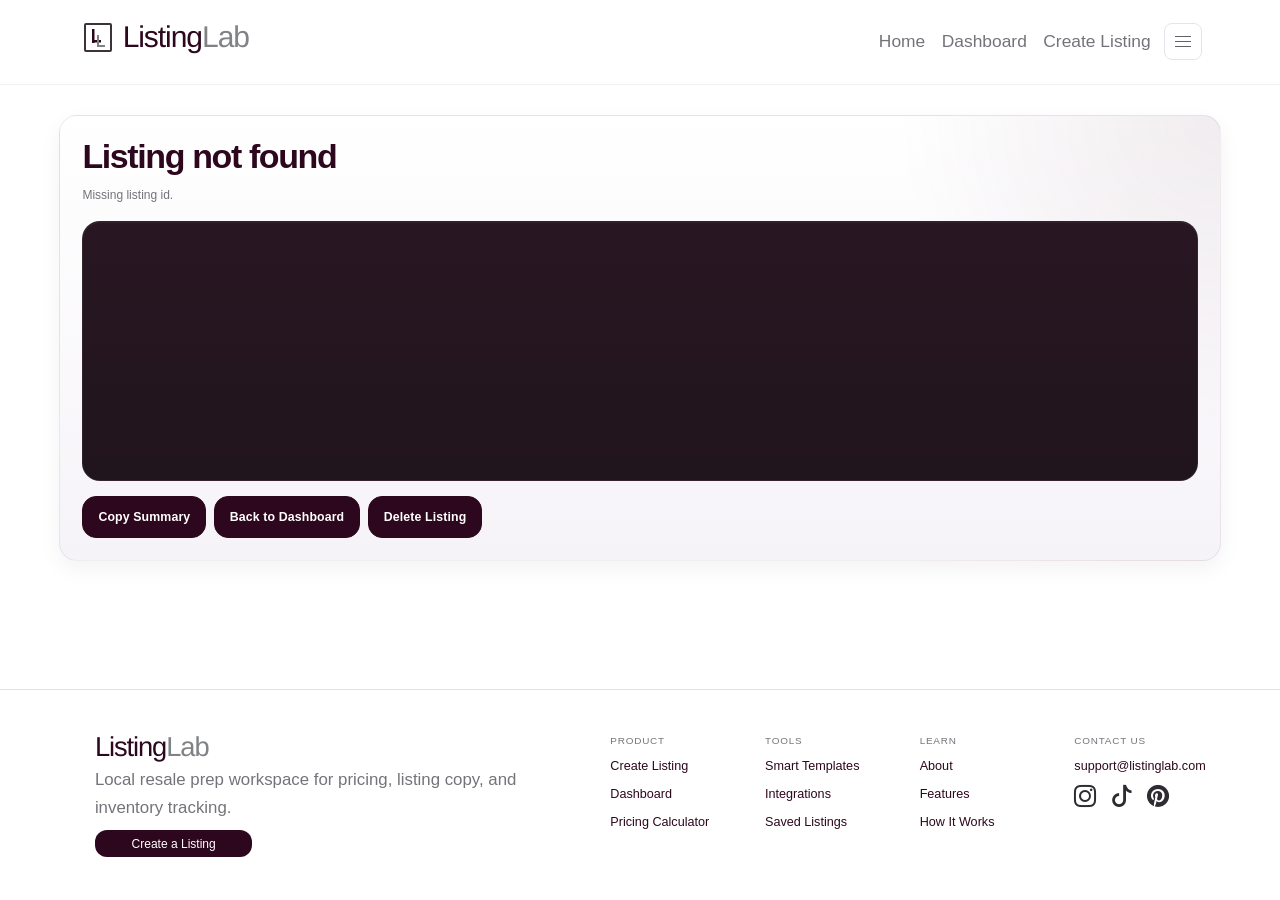
<file: listing.html>
<!doctype html>
<html lang="en">
<head>
  <meta charset="utf-8" />
  <meta name="viewport" content="width=device-width, initial-scale=1" />
  <title>Listing Detail | Listing Lab</title>
  <link
    href="https://cdn.jsdelivr.net/npm/bootstrap@5.3.3/dist/css/bootstrap.min.css"
    rel="stylesheet"
    integrity="sha384-QWTKZyjpPEjISv5WaRU9OFeRpok6YctnYmDr5pNlyT2bRjXh0JMhjY6hW+ALEwIH"
    crossorigin="anonymous"
  />
  <link rel="stylesheet" href="https://cdn.jsdelivr.net/npm/bootstrap-icons@1.11.3/font/bootstrap-icons.min.css" />
  <link rel="icon" type="image/svg+xml" href="favicon.svg" />
  <link rel="stylesheet" href="styles.css" />
</head>
<body class="interior-page listing-detail-page">
  <a class="skip-link" href="#main-content">Skip to main content</a>

  <nav class="navbar navbar-expand-lg bg-white border-bottom sticky-top">
    <div class="container">
      <button
        class="navbar-toggler"
        type="button"
        data-bs-toggle="collapse"
        data-bs-target="#primaryNav"
        aria-controls="primaryNav"
        aria-expanded="false"
        aria-label="Toggle navigation"
      >
        <span class="navbar-toggler-icon"></span>
      </button>
      <a class="navbar-brand" href="index.html" aria-label="ListingLab home">
        <span class="brand-lockup">
          <span class="brand-mark" aria-hidden="true"></span>
          <span class="brand-wordmark"><span class="brand-wordmark__listing">Listing</span><span class="brand-wordmark__lab">Lab</span></span>
        </span>
      </a>
      <div class="collapse navbar-collapse" id="primaryNav">
        <ul class="navbar-nav ms-auto mb-2 mb-lg-0">
          <li class="nav-item"><a class="nav-link" href="index.html">Home</a></li>
          <li class="nav-item"><a class="nav-link" href="dashboard.html">Dashboard</a></li>
          <li class="nav-item"><a class="nav-link" href="new-listing.html?new=1">Create Listing</a></li>
          <li class="nav-item dropdown">
            <a class="nav-link dropdown-toggle menu-toggle" href="#" role="button" data-bs-toggle="dropdown" aria-expanded="false" aria-label="Open more pages" title="More pages"><span class="navbar-toggler-icon" aria-hidden="true"></span></a>
            <ul class="dropdown-menu dropdown-menu-end">
              <li><a class="dropdown-item" href="about.html">About</a></li>
              <li><a class="dropdown-item" href="features.html">Features</a></li>
              <li><a class="dropdown-item" href="how-it-works.html">How It Works</a></li>
              <li><a class="dropdown-item" href="pricing.html">Pricing</a></li>
              <li><a class="dropdown-item" href="templates.html">Templates</a></li>
              <li><a class="dropdown-item" href="integrations.html">Integrations</a></li>
            </ul>
          </li>
        </ul>
      </div>
    </div>
  </nav>

  <main id="main-content" class="container py-4">
    <section class="card">
      <div class="card-body">
        <h1 id="listingTitle" class="h3">Listing</h1>
        <p id="listingMeta" class="text-secondary"></p>

        <pre id="detailExport" class="bg-dark text-light rounded p-3 small"></pre>
        <p id="detailMsg" class="small text-secondary" role="status" aria-live="polite"></p>

        <div class="d-flex flex-wrap gap-2">
          <button id="detailCopyBtn" class="btn btn-dark" type="button">Copy Summary</button>
          <a class="btn btn-outline-secondary" href="dashboard.html">Back to Dashboard</a>
          <button id="detailDeleteBtn" class="btn btn-outline-danger" type="button">Delete Listing</button>
        </div>
      </div>
    </section>
  </main>

  <footer class="border-top bg-white py-4 mt-4">
    <div class="row g-4">
        <div class="col-12 col-lg-4">
          <p class="footer-brand mb-1">
            <span class="brand-lockup">
              <span class="brand-wordmark"><span class="brand-wordmark__listing">Listing</span><span class="brand-wordmark__lab">Lab</span></span>
              <span class="brand-mark" aria-hidden="true"></span>
            </span>
          </p>
          <p class="small text-secondary mb-0">Local resale prep workspace for pricing, listing copy, and inventory tracking.</p>
          <a class="badge text-bg-dark mt-2 text-decoration-none" href="new-listing.html?new=1">Create a Listing</a>
        </div>
        <div class="col-6 col-lg-2">
          <p class="small text-uppercase text-secondary mb-2">Product</p>
          <ul class="list-unstyled mb-0">
            <li><a href="new-listing.html?new=1">Create Listing</a></li>
            <li><a href="dashboard.html">Dashboard</a></li>
            <li><a href="pricing.html">Pricing Calculator</a></li>
          </ul>
        </div>
        <div class="col-6 col-lg-2">
          <p class="small text-uppercase text-secondary mb-2">Tools</p>
          <ul class="list-unstyled mb-0">
            <li><a href="templates.html">Smart Templates</a></li>
            <li><a href="integrations.html">Integrations</a></li>
            <li><a href="dashboard.html">Saved Listings</a></li>
          </ul>
        </div>
        <div class="col-6 col-lg-2">
          <p class="small text-uppercase text-secondary mb-2">Learn</p>
          <ul class="list-unstyled mb-0">
            <li><a href="about.html">About</a></li>
            <li><a href="features.html">Features</a></li>
            <li><a href="how-it-works.html">How It Works</a></li>
          </ul>
        </div>
        <div class="col-6 col-lg-2">
          <p class="small text-uppercase text-secondary mb-2">Contact Us</p>
          <ul class="list-unstyled mb-0">
            <li><a href="mailto:support@listinglab.com">support@listinglab.com</a></li>
            <li class="fs-4" aria-hidden="true"><span class="me-3" title="Instagram"><i class="bi bi-instagram"></i></span><span class="me-3" title="TikTok"><i class="bi bi-tiktok"></i></span><span title="Pinterest"><i class="bi bi-pinterest"></i></span></li>
          </ul>
        </div>
      </div>
  </footer>

  <nav class="mobile-bottom-nav" aria-label="Mobile navigation">
    <a class="mobile-bottom-nav__item mobile-bottom-nav__item--home" href="index.html">
      <i class="bi bi-box-seam" aria-hidden="true"></i>
      <span>Home</span>
    </a>
    <a class="mobile-bottom-nav__item mobile-bottom-nav__item--create" href="new-listing.html?new=1">
      <i class="bi bi-stars" aria-hidden="true"></i>
      <span>Create</span>
    </a>
    <a class="mobile-bottom-nav__item mobile-bottom-nav__item--compare" href="pricing.html">
      <i class="bi bi-graph-up-arrow" aria-hidden="true"></i>
      <span>Compare</span>
    </a>
    <a class="mobile-bottom-nav__item mobile-bottom-nav__item--inventory" href="dashboard.html" aria-current="page">
      <i class="bi bi-folder" aria-hidden="true"></i>
      <span>Inventory</span>
    </a>
  </nav>

  <script
    src="https://cdn.jsdelivr.net/npm/bootstrap@5.3.3/dist/js/bootstrap.bundle.min.js"
    integrity="sha384-YvpcrYf0tY3lHB60NNkmXc5s9fDVZLESaAA55NDzOxhy9GkcIdslK1eN7N6jIeHz"
    crossorigin="anonymous"
  ></script>
  <script src="config.js"></script>
  <script src="script.js"></script>
</body>
</html>
</file>
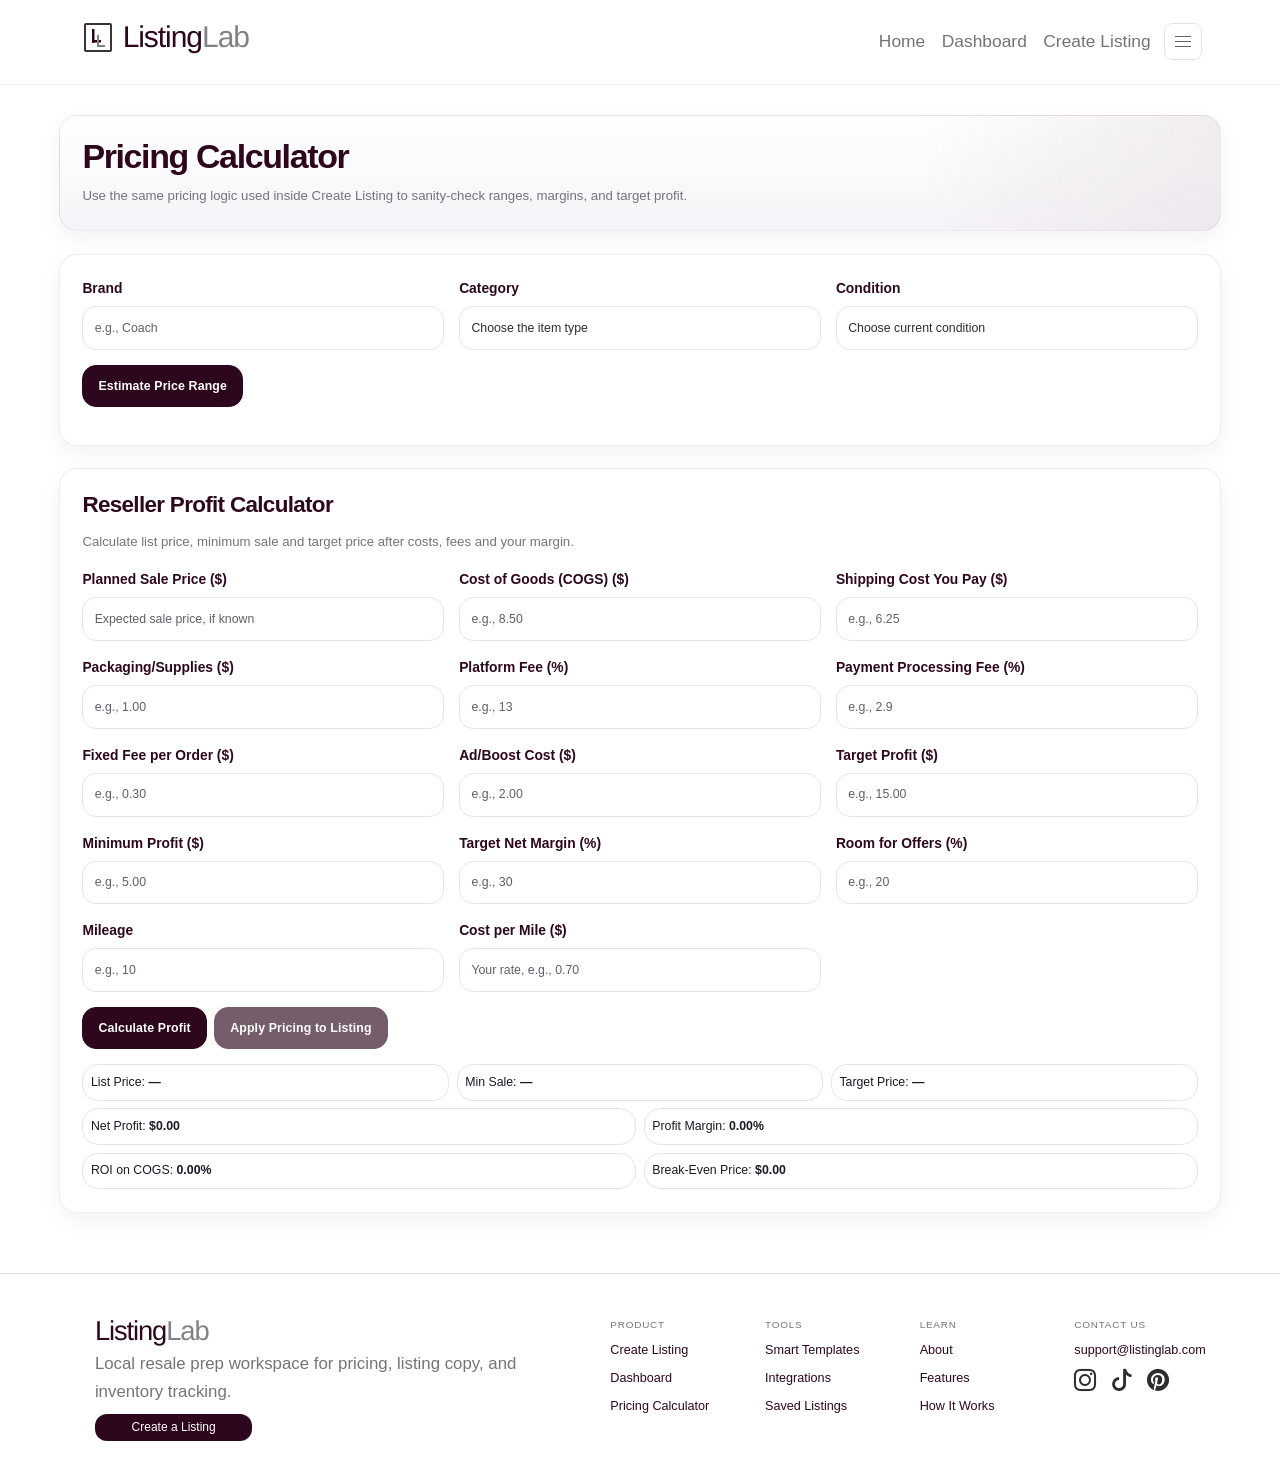
<file: pricing.html>
<!doctype html>
<html lang="en">
<head>
  <meta charset="utf-8" />
  <meta name="viewport" content="width=device-width, initial-scale=1" />
  <title>Pricing | Listing Lab</title>
  <link
    href="https://cdn.jsdelivr.net/npm/bootstrap@5.3.3/dist/css/bootstrap.min.css"
    rel="stylesheet"
    integrity="sha384-QWTKZyjpPEjISv5WaRU9OFeRpok6YctnYmDr5pNlyT2bRjXh0JMhjY6hW+ALEwIH"
    crossorigin="anonymous"
  />
  <link rel="stylesheet" href="https://cdn.jsdelivr.net/npm/bootstrap-icons@1.11.3/font/bootstrap-icons.min.css" />
  <link rel="icon" type="image/svg+xml" href="favicon.svg" />
  <link rel="stylesheet" href="styles.css" />
</head>
<body class="interior-page utility-page">
  <a class="skip-link" href="#main-content">Skip to main content</a>

  <nav class="navbar navbar-expand-lg bg-white border-bottom sticky-top">
    <div class="container">
      <button
        class="navbar-toggler"
        type="button"
        data-bs-toggle="collapse"
        data-bs-target="#primaryNav"
        aria-controls="primaryNav"
        aria-expanded="false"
        aria-label="Toggle navigation"
      >
        <span class="navbar-toggler-icon"></span>
      </button>
      <a class="navbar-brand" href="index.html" aria-label="ListingLab home">
        <span class="brand-lockup">
          <span class="brand-mark" aria-hidden="true"></span>
          <span class="brand-wordmark"><span class="brand-wordmark__listing">Listing</span><span class="brand-wordmark__lab">Lab</span></span>
        </span>
      </a>
      <div class="collapse navbar-collapse" id="primaryNav">
        <ul class="navbar-nav ms-auto mb-2 mb-lg-0">
          <li class="nav-item"><a class="nav-link" href="index.html">Home</a></li>
          <li class="nav-item"><a class="nav-link" href="dashboard.html">Dashboard</a></li>
          <li class="nav-item"><a class="nav-link" href="new-listing.html?new=1">Create Listing</a></li>
          <li class="nav-item dropdown">
            <a class="nav-link dropdown-toggle menu-toggle active" href="#" role="button" data-bs-toggle="dropdown" aria-expanded="false" aria-label="Open more pages" title="More pages"><span class="navbar-toggler-icon" aria-hidden="true"></span></a>
            <ul class="dropdown-menu dropdown-menu-end">
              <li><a class="dropdown-item" href="about.html">About</a></li>
              <li><a class="dropdown-item" href="features.html">Features</a></li>
              <li><a class="dropdown-item" href="how-it-works.html">How It Works</a></li>
              <li><a class="dropdown-item active" href="pricing.html">Pricing</a></li>
              <li><a class="dropdown-item" href="templates.html">Templates</a></li>
              <li><a class="dropdown-item" href="integrations.html">Integrations</a></li>
            </ul>
          </li>
        </ul>
      </div>
    </div>
  </nav>

  <main id="main-content" class="container py-4">
    <section class="card mb-4">
      <div class="card-body">
        <h1 class="h3">Pricing Calculator</h1>
        <p class="text-secondary mb-0">Use the same pricing logic used inside Create Listing to sanity-check ranges, margins, and target profit.</p>
      </div>
    </section>

    <section class="card">
      <div class="card-body">
        <div class="row g-3">
          <div class="col-12 col-md-4">
            <label class="form-label" for="pricingBrand">Brand</label>
            <input class="form-control" id="pricingBrand" placeholder="e.g., Coach" />
          </div>
          <div class="col-12 col-md-4">
            <label class="form-label" for="pricingCategory">Category</label>
            <select class="form-select" id="pricingCategory">
              <option value="">Choose the item type</option>
              <option value="shoes">Shoes</option>
              <option value="bags">Handbags &amp; Bags</option>
              <option value="tops">Tops &amp; Sweaters</option>
              <option value="bottoms">Pants &amp; Jeans</option>
              <option value="shorts">Shorts</option>
              <option value="skirts">Skirts</option>
              <option value="dresses">Dresses &amp; Jumpsuits</option>
              <option value="outerwear">Jackets, Coats &amp; Blazers</option>
              <option value="activewear">Activewear &amp; Swimwear</option>
              <option value="jewelry">Jewelry &amp; Watches</option>
              <option value="accessories">Accessories</option>
              <option value="other">Other / Miscellaneous</option>
            </select>
          </div>
          <div class="col-12 col-md-4">
            <label class="form-label" for="pricingCondition">Condition</label>
            <select class="form-select" id="pricingCondition">
              <option value="">Choose current condition</option>
              <option value="new">New</option>
              <option value="like-new">Like New</option>
              <option value="good">Good</option>
              <option value="fair">Fair</option>
            </select>
          </div>
        </div>

        <div class="d-flex flex-wrap gap-2 mt-3">
          <button class="btn btn-dark" id="pricingEstimateBtn" type="button">Estimate Price Range</button>
        </div>

        <p id="pricingEstimateStatus" class="small text-secondary mt-3 mb-2" role="status" aria-live="polite"></p>
        <p id="pricingEstimateRange" class="mb-1"></p>
        <p id="pricingEstimateSuggested" class="mb-0"></p>
      </div>
    </section>

    <section class="card mt-4">
      <div class="card-body">
        <h2 class="h5">Reseller Profit Calculator</h2>
        <p class="text-secondary small mb-3">
          Calculate list price, minimum sale and target price after costs, fees and your margin.
        </p>

        <p id="pricingItemContext" class="small text-secondary mb-2"></p>
        <div class="row g-3">
          <div class="col-12 col-md-4">
            <label class="form-label" for="calcSalePrice">Planned Sale Price ($)</label>
            <input class="form-control" id="calcSalePrice" type="number" min="0" step="0.01" placeholder="Expected sale price, if known" />
          </div>
          <div class="col-12 col-md-4">
            <label class="form-label" for="calcCogs">Cost of Goods (COGS) ($)</label>
            <input class="form-control" id="calcCogs" type="number" min="0" step="0.01" placeholder="e.g., 8.50" />
          </div>
          <div class="col-12 col-md-4">
            <label class="form-label" for="calcShippingCost">Shipping Cost You Pay ($)</label>
            <input class="form-control" id="calcShippingCost" type="number" min="0" step="0.01" placeholder="e.g., 6.25" />
          </div>
          <div class="col-12 col-md-4">
            <label class="form-label" for="calcPackagingCost">Packaging/Supplies ($)</label>
            <input class="form-control" id="calcPackagingCost" type="number" min="0" step="0.01" placeholder="e.g., 1.00" />
          </div>
          <div class="col-12 col-md-4">
            <label class="form-label" for="calcPlatformFeePct">Platform Fee (%)</label>
            <input class="form-control" id="calcPlatformFeePct" type="number" min="0" step="0.1" placeholder="e.g., 13" />
          </div>
          <div class="col-12 col-md-4">
            <label class="form-label" for="calcPaymentFeePct">Payment Processing Fee (%)</label>
            <input class="form-control" id="calcPaymentFeePct" type="number" min="0" step="0.1" placeholder="e.g., 2.9" />
          </div>
          <div class="col-12 col-md-4">
            <label class="form-label" for="calcFixedFee">Fixed Fee per Order ($)</label>
            <input class="form-control" id="calcFixedFee" type="number" min="0" step="0.01" placeholder="e.g., 0.30" />
          </div>
          <div class="col-12 col-md-4">
            <label class="form-label" for="calcAdCost">Ad/Boost Cost ($)</label>
            <input class="form-control" id="calcAdCost" type="number" min="0" step="0.01" placeholder="e.g., 2.00" />
          </div>
          <div class="col-12 col-md-4">
            <label class="form-label" for="calcTargetProfit">Target Profit ($)</label>
            <input class="form-control" id="calcTargetProfit" type="number" min="0" step="0.01" placeholder="e.g., 15.00" />
          </div>
          <div class="col-12 col-md-4">
            <label class="form-label" for="calcMinimumProfit">Minimum Profit ($)</label>
            <input class="form-control" id="calcMinimumProfit" type="number" min="0" step="0.01" placeholder="e.g., 5.00" />
          </div>
          <div class="col-12 col-md-4">
            <label class="form-label" for="calcTargetMargin">Target Net Margin (%)</label>
            <input class="form-control" id="calcTargetMargin" type="number" min="0" step="0.1" placeholder="e.g., 30" />
          </div>
          <div class="col-12 col-md-4">
            <label class="form-label" for="calcOfferRoom">Room for Offers (%)</label>
            <input class="form-control" id="calcOfferRoom" type="number" min="0" step="0.1" placeholder="e.g., 20" />
          </div>
          <div class="col-12 col-md-4">
            <label class="form-label" for="calcMileage">Mileage</label>
            <input class="form-control" id="calcMileage" type="number" min="0" step="0.1" placeholder="e.g., 10" />
          </div>
          <div class="col-12 col-md-4">
            <label class="form-label" for="calcMileageRate">Cost per Mile ($)</label>
            <input class="form-control" id="calcMileageRate" type="number" min="0" step="0.01" placeholder="Your rate, e.g., 0.70" />
          </div>
        </div>

        <div class="d-flex flex-wrap gap-2 mt-3">
          <button class="btn btn-dark" id="calcProfitBtn" type="button">Calculate Profit</button>
          <button class="btn btn-outline-secondary" id="applyPricingToListingBtn" type="button" disabled>Apply Pricing to Listing</button>
        </div>

        <p id="calcStatus" class="small text-secondary mt-3 mb-2" role="status" aria-live="polite"></p>
        <div class="row g-2">
          <div class="col-12 col-md-4"><div class="border rounded p-2">List Price: <strong id="calcListingPrice">—</strong></div></div>
          <div class="col-12 col-md-4"><div class="border rounded p-2">Min Sale: <strong id="calcMinSale">—</strong></div></div>
          <div class="col-12 col-md-4"><div class="border rounded p-2">Target Price: <strong id="calcTargetPrice">—</strong></div></div>
          <div class="col-12 col-md-6"><div class="border rounded p-2">Net Profit: <strong id="calcNetProfit">$0.00</strong></div></div>
          <div class="col-12 col-md-6"><div class="border rounded p-2">Profit Margin: <strong id="calcMargin">0.00%</strong></div></div>
          <div class="col-12 col-md-6"><div class="border rounded p-2">ROI on COGS: <strong id="calcRoi">0.00%</strong></div></div>
          <div class="col-12 col-md-6"><div class="border rounded p-2">Break-Even Price: <strong id="calcBreakEven">$0.00</strong></div></div>
        </div>
      </div>
    </section>
  </main>

  <footer class="border-top bg-white py-4 mt-4">
    <div class="row g-4">
        <div class="col-12 col-lg-4">
          <p class="footer-brand mb-1">
            <span class="brand-lockup">
              <span class="brand-wordmark"><span class="brand-wordmark__listing">Listing</span><span class="brand-wordmark__lab">Lab</span></span>
              <span class="brand-mark" aria-hidden="true"></span>
            </span>
          </p>
          <p class="small text-secondary mb-0">Local resale prep workspace for pricing, listing copy, and inventory tracking.</p>
          <a class="badge text-bg-dark mt-2 text-decoration-none" href="new-listing.html?new=1">Create a Listing</a>
        </div>
        <div class="col-6 col-lg-2">
          <p class="small text-uppercase text-secondary mb-2">Product</p>
          <ul class="list-unstyled mb-0">
            <li><a href="new-listing.html?new=1">Create Listing</a></li>
            <li><a href="dashboard.html">Dashboard</a></li>
            <li><a href="pricing.html">Pricing Calculator</a></li>
          </ul>
        </div>
        <div class="col-6 col-lg-2">
          <p class="small text-uppercase text-secondary mb-2">Tools</p>
          <ul class="list-unstyled mb-0">
            <li><a href="templates.html">Smart Templates</a></li>
            <li><a href="integrations.html">Integrations</a></li>
            <li><a href="dashboard.html">Saved Listings</a></li>
          </ul>
        </div>
        <div class="col-6 col-lg-2">
          <p class="small text-uppercase text-secondary mb-2">Learn</p>
          <ul class="list-unstyled mb-0">
            <li><a href="about.html">About</a></li>
            <li><a href="features.html">Features</a></li>
            <li><a href="how-it-works.html">How It Works</a></li>
          </ul>
        </div>
        <div class="col-6 col-lg-2">
          <p class="small text-uppercase text-secondary mb-2">Contact Us</p>
          <ul class="list-unstyled mb-0">
            <li><a href="mailto:support@listinglab.com">support@listinglab.com</a></li>
            <li class="fs-4" aria-hidden="true"><span class="me-3" title="Instagram"><i class="bi bi-instagram"></i></span><span class="me-3" title="TikTok"><i class="bi bi-tiktok"></i></span><span title="Pinterest"><i class="bi bi-pinterest"></i></span></li>
          </ul>
        </div>
      </div>
  </footer>

  <nav class="mobile-bottom-nav" aria-label="Mobile navigation">
    <a class="mobile-bottom-nav__item mobile-bottom-nav__item--home" href="index.html">
      <i class="bi bi-box-seam" aria-hidden="true"></i>
      <span>Home</span>
    </a>
    <a class="mobile-bottom-nav__item mobile-bottom-nav__item--create" href="new-listing.html?new=1">
      <i class="bi bi-stars" aria-hidden="true"></i>
      <span>Create</span>
    </a>
    <a class="mobile-bottom-nav__item mobile-bottom-nav__item--compare" href="pricing.html" aria-current="page">
      <i class="bi bi-graph-up-arrow" aria-hidden="true"></i>
      <span>Compare</span>
    </a>
    <a class="mobile-bottom-nav__item mobile-bottom-nav__item--inventory" href="dashboard.html">
      <i class="bi bi-folder" aria-hidden="true"></i>
      <span>Inventory</span>
    </a>
  </nav>

  <script
    src="https://cdn.jsdelivr.net/npm/bootstrap@5.3.3/dist/js/bootstrap.bundle.min.js"
    integrity="sha384-YvpcrYf0tY3lHB60NNkmXc5s9fDVZLESaAA55NDzOxhy9GkcIdslK1eN7N6jIeHz"
    crossorigin="anonymous"
  ></script>
  <script src="config.js"></script>
  <script src="script.js"></script>
</body>
</html>
</file>
<file: styles.css>
/* Global Styles */
* {
  box-sizing: border-box;
}

html,
body {
  height: 100%;
}

html {
  font-size: 93.75%;
}

:root {
  --ll-content-text-step: 0pt;
  --ll-bg: #f5f5f7;
  --ll-surface: #ffffff;
  --ll-surface-soft: #f1f2f4;
  --ll-surface-muted: #ebedf0;
  --ll-text: #2f2c31;
  --ll-muted: #75737a;
  --ll-line: #e2e5e9;
  --ll-line-strong: #d4d8de;
  --ll-accent: #2d071d;
  --ll-accent-strong: #210315;
  --ll-accent-soft: #f0eef2;
  --ll-accent-soft-strong: #dde0e5;
  --ll-danger: #9d3150;
  --ll-success: #227a5b;
  --ll-radius-sm: 14px;
  --ll-radius: 18px;
  --ll-radius-lg: 24px;
  --ll-shadow-sm: 0 8px 22px rgba(38, 22, 35, 0.05);
  --ll-shadow: 0 14px 38px rgba(38, 22, 35, 0.07);
  --ll-shadow-lg: 0 24px 60px rgba(38, 22, 35, 0.1);
  --ll-container: 1120px;
  --bs-primary: #4a1538;
  --bs-primary-rgb: 74, 21, 56;
  --bs-link-color: #4a1538;
  --bs-link-hover-color: #351029;
  --bs-border-color: #dfe3e8;
  --bs-secondary-color: #6d7077;
  --bs-body-color: #1f1725;
  --bs-body-bg: #f3f4f6;
  --bs-tertiary-bg: #eceff3;
  --bs-secondary-bg: #f3f5f7;
  --bs-emphasis-color: #1f1725;
  --bs-body-font-family: "Avenir Next", "Helvetica Neue", "Segoe UI", Arial, sans-serif;
}

body {
  display: flex;
  flex-direction: column;
  min-height: 100vh;
  margin: 0;
  color: var(--ll-text);
  background:
    linear-gradient(180deg, #fbfbfc 0%, var(--ll-bg) 100%);
  line-height: 1.6;
}

body.home-page {
  background:
    url("https://images.pexels.com/photos/8408556/pexels-photo-8408556.jpeg?auto=compress&cs=tinysrgb&w=1800") center center / cover fixed no-repeat;
}

body.home-page main.container {
  max-width: none;
  padding-top: 0 !important;
  padding-right: 0 !important;
  padding-left: 0 !important;
  padding-bottom: 0.75rem !important;
}

body.home-page main.container > :not(.home-hero) {
  width: 100%;
  max-width: none;
  margin-left: auto;
  margin-right: auto;
  padding-left: clamp(1.25rem, 4.6vw, 4.25rem);
  padding-right: clamp(1.25rem, 4.6vw, 4.25rem);
}

body.home-page main.container > .row,
body.home-page main.container > section.home-panel {
  background: transparent;
  border: 0;
  box-shadow: none;
}

body.home-page .home-content-shell {
  margin-left: clamp(1.25rem, 4.6vw, 4.25rem);
  margin-right: clamp(1.25rem, 4.6vw, 4.25rem);
  margin-bottom: 1rem;
  padding: 1.25rem;
  background: transparent;
  border: 0;
  box-shadow: none;
}

body.home-page .home-content-shell > :not(:last-child) {
  margin-bottom: 1rem !important;
}

body.home-page .home-content-shell > .row,
body.home-page .home-content-shell > section.home-panel {
  margin-left: 0;
  margin-right: 0;
  padding-left: 0;
  padding-right: 0;
  background: transparent;
  border: 0;
  box-shadow: none;
}

body.home-page main.container > :last-child {
  margin-bottom: 0 !important;
}

body.interior-page {
  background:
    url("https://images.pexels.com/photos/8408556/pexels-photo-8408556.jpeg?auto=compress&cs=tinysrgb&w=1800") center center / cover fixed no-repeat;
}

body.interior-page main.container {
  max-width: none;
  padding-left: clamp(1.25rem, 4.6vw, 4.25rem);
  padding-right: clamp(1.25rem, 4.6vw, 4.25rem);
}

main {
  flex: 1 0 auto;
}

body > footer {
  margin-top: auto !important;
}

a {
  color: var(--ll-accent);
  text-underline-offset: 0.14em;
}

a:hover {
  color: var(--ll-accent-strong);
}

a:focus-visible,
button:focus-visible,
input:focus-visible,
select:focus-visible,
textarea:focus-visible {
  outline: 3px solid rgba(74, 21, 56, 0.28);
  outline-offset: 3px;
}

h1,
.h1,
h2,
.h2,
h3,
.h3,
h4,
.h4,
h5,
.h5,
h6,
.h6 {
  font-family: "Skia", "Avenir Next", "Helvetica Neue", "Segoe UI", Arial, sans-serif;
  color: var(--ll-text);
  font-weight: 700;
  line-height: 1.08;
  letter-spacing: -0.03em;
  margin-bottom: 0.55rem;
}

h1,
.h1 {
  font-size: calc(clamp(2.538rem, 4.32vw, 3.78rem) - var(--ll-content-text-step));
}

h2,
.h2 {
  font-size: calc(clamp(1.998rem, 2.592vw, 2.646rem) - var(--ll-content-text-step));
}

h3,
.h3 {
  font-size: calc(clamp(1.566rem, 2.052vw, 1.998rem) - var(--ll-content-text-step));
}

h4,
.h4 {
  font-size: calc(1.382rem - var(--ll-content-text-step));
}

h5,
.h5 {
  font-size: calc(1.166rem - var(--ll-content-text-step));
}

p,
li,
dd,
dt,
figcaption,
caption {
  line-height: 1.6;
}

p {
  font-size: calc(0.98rem - var(--ll-content-text-step));
}

.display-6 {
  font-size: calc(clamp(2rem, 4vw, 3rem) - var(--ll-content-text-step));
  font-weight: 700;
  letter-spacing: -0.05em;
  line-height: 1;
}

body.home-page .display-6 {
  color: var(--ll-accent);
}

.fs-5 {
  font-size: calc(1.14rem - var(--ll-content-text-step)) !important;
  line-height: 1.3;
}

.fs-4 {
  font-size: calc(1.65rem - var(--ll-content-text-step)) !important;
  letter-spacing: -0.03em;
  line-height: 1.1;
}

.small,
small {
  font-size: calc(0.84rem - var(--ll-content-text-step)) !important;
}

.fw-semibold {
  font-weight: 650 !important;
}

.text-secondary,
.small.text-secondary,
.form-text {
  color: var(--ll-muted) !important;
}

.text-danger {
  color: var(--ll-danger) !important;
}

.skip-link {
  position: absolute;
  left: 12px;
  top: -48px;
  z-index: 1050;
  padding: 0.6rem 0.85rem;
  background: #111;
  color: #fff;
  text-decoration: none;
  border-radius: 0.5rem;
}

.skip-link:focus {
  top: 12px;
}

.container {
  max-width: var(--ll-container);
}

/* Navbar */
.navbar {
  background: rgba(255, 255, 255, 0.96) !important;
  border-bottom-color: rgba(45, 7, 29, 0.06) !important;
  backdrop-filter: blur(10px);
  box-shadow: none;
}

.navbar .container {
  padding-top: 0.7rem;
  padding-bottom: 0.7rem;
}

body.home-page .navbar .container {
  max-width: none;
  padding-left: calc(clamp(1.25rem, 4.6vw, 4.25rem) + 1.65rem);
  padding-right: calc(clamp(1.25rem, 4.6vw, 4.25rem) + 1.25rem);
}

body.interior-page .navbar .container {
  max-width: none;
  padding-left: calc(clamp(1.25rem, 4.6vw, 4.25rem) + 1.65rem);
  padding-right: calc(clamp(1.25rem, 4.6vw, 4.25rem) + 1.25rem);
}

.navbar .navbar-brand {
  margin-left: 0;
  color: var(--ll-text);
  text-decoration: none;
}

.navbar .navbar-brand .brand-lockup {
  gap: 0.7rem;
}

.navbar .navbar-brand .brand-wordmark {
  font-size: calc(2rem - var(--ll-content-text-step));
  font-weight: 500;
  letter-spacing: -0.035em;
}

.navbar .navbar-brand .brand-mark {
  width: 1.9rem;
  height: 1.9rem;
  flex-basis: 1.9rem;
  border-radius: 2px;
}

.brand-lockup {
  display: inline-flex;
  align-items: center;
  gap: 0.68rem;
}

.brand-wordmark {
  color: var(--ll-text);
  font-size: calc(clamp(1.28rem, 1rem + 0.8vw, 1.62rem) - var(--ll-content-text-step));
  font-weight: 500;
  letter-spacing: -0.04em;
  line-height: 1;
  text-rendering: geometricPrecision;
  -webkit-font-smoothing: antialiased;
  -moz-osx-font-smoothing: grayscale;
}

.brand-wordmark__listing,
.brand-wordmark__lab {
  font-family: "Skia", "Avenir Next", "Helvetica Neue", "Segoe UI", Arial, sans-serif;
  font-size: inherit;
  line-height: inherit;
}

.brand-wordmark__listing {
  color: var(--ll-accent);
}

.brand-wordmark__lab {
  color: #808285;
}

.brand-mark {
  display: inline-block;
  position: relative;
  width: 2rem;
  height: 2rem;
  flex: 0 0 2rem;
  border-radius: 2px;
  border: 2px solid #3a343a;
  background: transparent;
  box-shadow: none;
}

.brand-mark::before,
.brand-mark::after {
  content: "";
  position: absolute;
  display: block;
}

.brand-mark::before {
  left: 0.44rem;
  top: 0.24rem;
  width: 0.6rem;
  height: 0.9rem;
  background:
    linear-gradient(var(--ll-accent), var(--ll-accent)) left top / 2.5px 100% no-repeat,
    linear-gradient(var(--ll-accent), var(--ll-accent)) left bottom / 100% 2.5px no-repeat;
}

.brand-mark::after {
  left: 0.76rem;
  top: 0.66rem;
  width: 0.5rem;
  height: 0.78rem;
  border-left: 2px solid #808285;
  border-bottom: 2px solid #808285;
  background: transparent;
}

.navbar .nav-link {
  color: var(--ll-muted);
  font-weight: 500;
  font-size: calc(1.16rem - var(--ll-content-text-step));
  padding: 0.45rem 0.45rem !important;
  border-radius: 999px;
  transition: color 0.18s ease, background-color 0.18s ease;
}

.navbar .navbar-nav {
  align-items: center;
  gap: 0.2rem;
}

.navbar .nav-link:hover,
.navbar .nav-link:focus {
  color: var(--ll-accent);
  background: rgba(74, 21, 56, 0.06);
}

.navbar .nav-link.active,
.navbar .nav-link.show,
.navbar .nav-link[aria-current="page"] {
  color: var(--ll-accent) !important;
  background: transparent;
  font-weight: 500;
}

.navbar-toggler {
  border-color: var(--ll-line);
  border-radius: 8px;
  width: 2.55rem;
  height: 2.45rem;
  padding: 0;
  margin-right: 0.45rem;
}

.navbar-toggler:focus {
  box-shadow: 0 0 0 0.22rem rgba(74, 21, 56, 0.12);
}

.navbar-toggler-icon {
  width: 16px;
  height: 11px;
  background:
    linear-gradient(#5f6368, #5f6368) left top / 100% 1px no-repeat,
    linear-gradient(#5f6368, #5f6368) left 5px / 100% 1px no-repeat,
    linear-gradient(#5f6368, #5f6368) left bottom / 100% 1px no-repeat;
}

.navbar .menu-toggle {
  position: relative;
  display: inline-flex;
  align-items: center;
  justify-content: center;
  width: 2.55rem;
  height: 2.45rem;
  min-width: 0;
  font-size: calc(0.98rem - var(--ll-content-text-step));
  color: transparent;
  border: 1px solid var(--ll-line);
  border-radius: 8px;
  background: transparent;
  text-decoration: none;
  margin-left: 0.25rem;
  padding: 0 !important;
  line-height: 1;
  box-shadow: none;
}

.navbar .menu-toggle::before {
  content: "";
  display: none;
}

.navbar .menu-toggle .navbar-toggler-icon {
  display: block;
}

.navbar .menu-toggle::after {
  display: none;
}

.navbar .menu-toggle:hover,
.navbar .menu-toggle:focus {
  background: var(--ll-accent-soft);
  border-color: var(--ll-accent-soft-strong);
}

.navbar .menu-toggle.active,
.navbar .menu-toggle.show,
.navbar .menu-toggle[aria-current="page"] {
  color: transparent !important;
  background: transparent !important;
  border-color: var(--ll-line) !important;
  font-weight: 500;
}

.dropdown-menu {
  border: 1px solid var(--ll-line);
  border-radius: 18px;
  padding: 0.6rem;
  background: rgba(255, 255, 255, 0.98);
  box-shadow: var(--ll-shadow);
}

.dropdown-item {
  padding: 0.65rem 0.8rem;
  border-radius: 12px;
  color: var(--ll-text);
  font-weight: 500;
}

.dropdown-item:hover,
.dropdown-item:focus,
.navbar .dropdown-item.active,
.navbar .dropdown-item:active {
  color: var(--ll-accent);
  background: rgba(74, 21, 56, 0.07);
}

@media (min-width: 992px) {
  .navbar .menu-toggle.show {
    background: transparent !important;
    border-color: var(--ll-line) !important;
  }
}

/* Shared Surfaces */
.card,
.table-responsive,
.accordion-item,
.list-group,
.modal-content {
  border: 1px solid var(--ll-line);
  border-radius: var(--ll-radius);
  background: rgba(255, 255, 255, 0.96);
  box-shadow: var(--ll-shadow-sm);
}

.card {
  overflow: hidden;
}

.card-body {
  padding: 1.5rem;
}

.card.bg-light,
.bg-light {
  background: var(--ll-surface-soft) !important;
}

.card .border,
.border.rounded,
.rounded.border {
  border-color: var(--ll-line) !important;
  border-radius: 16px !important;
  background: rgba(255, 255, 255, 0.84);
  transition: box-shadow 0.18s ease, border-color 0.18s ease;
}

.card .border:hover,
.card .border:focus-within,
.border.rounded:hover,
.border.rounded:focus-within,
.rounded.border:hover,
.rounded.border:focus-within {
  border-color: var(--ll-line-strong) !important;
  box-shadow: var(--ll-shadow-sm);
}

/* Buttons */
.btn {
  border-radius: 14px;
  font-weight: 700;
  letter-spacing: 0.01em;
  min-height: 2.8rem;
  padding: 0.72rem 1rem;
  transition: background-color 0.18s ease, border-color 0.18s ease, color 0.18s ease, transform 0.18s ease, box-shadow 0.18s ease;
}

.btn:hover,
.btn:focus {
  transform: translateY(-1px);
}

.btn-dark,
.btn-primary {
  border: 1px solid transparent;
  background: var(--ll-accent);
  color: #fff;
  box-shadow: none;
}

.btn-dark:hover,
.btn-dark:focus,
.btn-primary:hover,
.btn-primary:focus {
  background: #431228;
  border-color: transparent;
  color: #fff;
  box-shadow: none;
}

.btn-outline-secondary,
.btn-outline-dark,
.btn-outline-primary {
  border-color: var(--ll-line-strong);
  background: rgba(255, 255, 255, 0.92);
  color: var(--ll-text);
}

.btn-outline-secondary:hover,
.btn-outline-secondary:focus,
.btn-outline-dark:hover,
.btn-outline-dark:focus,
.btn-outline-primary:hover,
.btn-outline-primary:focus {
  border-color: rgba(74, 21, 56, 0.24);
  background: var(--ll-accent-soft);
  color: var(--ll-accent);
}

.btn-outline-danger {
  border-color: rgba(157, 49, 80, 0.22);
  color: var(--ll-danger);
}

.btn-outline-danger:hover,
.btn-outline-danger:focus {
  background: rgba(157, 49, 80, 0.08);
  border-color: rgba(157, 49, 80, 0.3);
  color: #7f2240;
}

.btn-sm {
  min-height: 2.3rem;
  padding: 0.54rem 0.82rem;
  border-radius: 12px;
}

.badge.text-bg-dark {
  background: linear-gradient(135deg, #5a1d42 0%, #43122f 100%) !important;
}

.badge.text-bg-light {
  background: #fff !important;
  color: var(--ll-text) !important;
  border-color: var(--ll-line) !important;
}

/* Forms */
.pricing-helper #marketSearchStatus:empty,
.pricing-helper #formulaStatus:empty,
.pricing-helper #formulaSummary:empty,
.pricing-helper #compStatus:empty,
.pricing-helper #compSummary:empty,
.pricing-helper #compResults:empty,
.pricing-helper #marketTermSuggestions:empty {
  display: none;
}

#exportCompatibilityStatus:empty {
  display: none;
}

.pricing-helper .manual-comp-input {
  appearance: auto;
  -moz-appearance: auto;
}

.pricing-helper .manual-comp-input::-webkit-inner-spin-button,
.pricing-helper .manual-comp-input::-webkit-outer-spin-button {
  opacity: 1;
}

.form-label {
  color: var(--ll-text);
  font-weight: 600;
  margin-bottom: 0.45rem;
}

#listingForm .form-label,
.dashboard-page .form-label,
.utility-page .form-label {
  color: var(--ll-accent);
}

.form-control,
.form-select {
  border: 1px solid var(--ll-line);
  border-radius: 14px;
  background: #fff;
  color: var(--ll-text);
  padding-top: 0.78rem;
  padding-bottom: 0.78rem;
  box-shadow: inset 0 1px 0 rgba(255, 255, 255, 0.8);
}

.form-control::placeholder {
  color: #655d69;
}

.form-control.is-filled,
.form-select.is-filled,
textarea.form-control.is-filled {
  background: var(--ll-surface-soft);
}

.form-control:focus,
.form-select:focus {
  border-color: rgba(74, 21, 56, 0.35);
  box-shadow: 0 0 0 4px rgba(74, 21, 56, 0.08);
  background: #fff;
}

input:-webkit-autofill,
input:-webkit-autofill:hover,
input:-webkit-autofill:focus,
textarea:-webkit-autofill,
textarea:-webkit-autofill:hover,
textarea:-webkit-autofill:focus,
select:-webkit-autofill,
select:-webkit-autofill:hover,
select:-webkit-autofill:focus {
  -webkit-text-fill-color: var(--ll-text);
  -webkit-box-shadow: 0 0 0 1000px var(--ll-surface-soft) inset;
  transition: background-color 9999s ease-out 0s;
}

.progress {
  background: rgba(31, 23, 37, 0.08);
  border-radius: 999px;
  overflow: hidden;
}

.progress-bar {
  background: linear-gradient(90deg, #6a244c 0%, #4a1538 58%, #2d071d 100%);
  font-size: calc(0.8rem - var(--ll-content-text-step));
  font-weight: 700;
  letter-spacing: 0.02em;
}

#completenessBarTrack {
  height: 1.05rem;
  border: 1px solid rgba(45, 7, 29, 0.08);
  background: linear-gradient(180deg, #f2f3f5 0%, #e7eaee 100%);
  box-shadow: inset 0 1px 2px rgba(45, 7, 29, 0.06);
}

#completenessBar {
  box-shadow:
    inset 0 1px 0 rgba(255, 255, 255, 0.18),
    0 4px 14px rgba(74, 21, 56, 0.18);
}

.create-listing-page #completenessText {
  color: var(--ll-accent);
  font-weight: 700;
}

.create-listing-page .listing-form-card > .card-body > p.small.text-secondary:first-of-type {
  margin-bottom: 0.5rem;
  font-size: calc(0.98rem - var(--ll-content-text-step)) !important;
  font-weight: 600;
  letter-spacing: 0.02em;
  color: var(--ll-text) !important;
}

/* Homepage Hero */
.home-hero {
  position: relative;
  border: 0;
  border-radius: 0;
  margin-bottom: 1.25rem !important;
  background: rgba(255, 255, 255, 0.88);
  color: var(--ll-text);
  box-shadow: none;
}

.home-hero::after {
  display: none;
}

.home-hero__body {
  position: relative;
  z-index: 1;
  display: flex;
  flex-direction: column;
  justify-content: center;
  min-height: 23.75rem;
  max-width: 56rem;
  margin: 0 auto;
  padding: 1.35rem 1.5rem 1.65rem;
  text-align: center;
}

.home-hero__eyebrow,
.home-section-kicker {
  color: #e9cfdc;
  font-size: calc(0.8rem - var(--ll-content-text-step));
  font-weight: 700;
  letter-spacing: 0.12em;
  text-transform: uppercase;
}

.home-panel .home-section-kicker,
.home-panel .home-hero__eyebrow {
  color: var(--ll-accent);
}

.home-hero h1,
.home-hero .h2,
.home-hero p {
  color: var(--ll-text);
}

.home-hero .h2 {
  font-size: calc(clamp(3.456rem, 6.804vw, 5.508rem) - var(--ll-content-text-step));
  line-height: 1.08;
  letter-spacing: -0.065em;
  max-width: 50rem;
  margin-left: auto;
  margin-right: auto;
}

body.home-page .home-hero p.fw-semibold {
  max-width: 46rem;
  margin-left: auto;
  margin-right: auto;
  color: var(--ll-text);
  font-size: calc(clamp(1.35rem, 2vw, 1.6rem) - var(--ll-content-text-step));
  font-weight: 500 !important;
}

body.home-page .home-hero p.mb-3 {
  max-width: 43rem;
  margin-left: auto;
  margin-right: auto;
  color: var(--ll-muted);
  font-size: calc(1.14rem - var(--ll-content-text-step));
}

.home-hero .btn-outline-secondary {
  background: rgba(255, 255, 255, 0.08);
  border-color: rgba(255, 255, 255, 0.16);
  color: #fff;
}

.home-hero .btn-outline-secondary:hover,
.home-hero .btn-outline-secondary:focus {
  background: rgba(255, 255, 255, 0.2);
  border-color: rgba(255, 255, 255, 0.22);
  color: #fff;
}

.home-hero__meta {
  display: flex;
  flex-wrap: wrap;
  justify-content: center;
  gap: 0.7rem;
}

.home-hero__meta span {
  display: inline-flex;
  align-items: center;
  padding: 0.5rem 0.9rem;
  border-radius: 12px;
  background: rgba(255, 255, 255, 0.12);
  border: 1px solid rgba(255, 255, 255, 0.14);
  color: #fff;
  font-size: calc(0.82rem - var(--ll-content-text-step));
  font-weight: 600;
}

body.home-page .home-hero__eyebrow {
  display: inline-flex;
  align-items: center;
  align-self: center;
  gap: 0.55rem;
  padding: 0.65rem 1rem;
  border: 1px solid rgba(255, 255, 255, 0.14);
  border-radius: 12px;
  background: rgba(255, 255, 255, 0.08);
}

body.home-page .home-hero__eyebrow::before {
  content: "";
  width: 0.72rem;
  height: 0.72rem;
  border-radius: 3px;
  background: #fff;
  box-shadow: 0 0 0 3px rgba(255, 255, 255, 0.16) inset;
}

body.home-page .home-hero .btn-dark {
  min-width: 18rem;
  border-radius: 18px;
  background: #fff;
  color: var(--ll-accent);
  box-shadow: none;
  padding: 1rem 1.45rem;
  font-size: calc(1.08rem - var(--ll-content-text-step));
}

body.home-page .hero-cta-arrow {
  display: inline-block;
  margin-left: 0.7rem;
  font-size: 1.45em;
  line-height: 1;
  transform: scaleX(1.5);
  transform-origin: left center;
}

body.home-page .home-hero .btn-dark:hover,
body.home-page .home-hero .btn-dark:focus {
  background: #f2f3f6;
  color: var(--ll-accent);
}

body.home-page .home-hero .d-flex.flex-wrap.gap-2 {
  justify-content: center;
  gap: 0.9rem !important;
}

body.home-page .home-hero .d-flex.flex-wrap.gap-2 .btn:nth-child(2) {
  min-width: 13rem;
}

body.home-page .home-hero .d-flex.flex-wrap.gap-2 .btn:nth-child(n + 2) {
  background: rgba(255, 255, 255, 0.08);
  border-color: rgba(255, 255, 255, 0.14);
  color: #fff;
}

/* Feature / Stat Cards */
.home-panel {
  background: #ffffff !important;
  border-color: rgba(45, 7, 29, 0.14);
}

body.home-page .home-panel {
  border-radius: var(--ll-radius);
  box-shadow: 0 18px 34px rgba(38, 22, 35, 0.06);
}

body.home-page section.home-panel:not(.home-row-tools) {
  border-radius: 0;
}

body.home-page .home-row-workflow {
  border-radius: 0;
  background: transparent !important;
  border-color: transparent !important;
  box-shadow: none;
}

body.home-page .home-row-tools {
  border-radius: var(--ll-radius);
  background: linear-gradient(180deg, #ffffff 0%, #f7f7f8 100%) !important;
  border-color: rgba(45, 7, 29, 0.1) !important;
  box-shadow: 0 18px 34px rgba(38, 22, 35, 0.05);
}

body.home-page .home-row-workflow > .card-body,
body.home-page .home-row-tools > .card-body {
  padding-left: 1rem;
  padding-right: 1rem;
}

body.home-page .home-row-tools__header {
  margin-left: 0;
  margin-right: 0;
  padding: 0 0 0.85rem;
  border-bottom: 1px solid rgba(45, 7, 29, 0.1);
  border-radius: 0;
}

body.home-page .row .home-panel,
body.home-page .col-12 .home-panel,
body.home-page .col-md-4 .home-panel,
body.home-page .col-lg-6 .home-panel {
  border-radius: var(--ll-radius);
}

body.home-page .home-workflow-card {
  position: relative;
  overflow: hidden;
  border-radius: 24px !important;
  min-height: 15rem;
  padding: 1.45rem !important;
  text-align: center;
  background: #ffffff !important;
  border-color: rgba(45, 7, 29, 0.1) !important;
  box-shadow: 0 18px 34px rgba(38, 22, 35, 0.07);
}

body.home-page .home-workflow-card::before {
  display: none;
}

body.home-page .home-workflow-card::after {
  position: absolute;
  top: 50%;
  left: 50%;
  transform: translate(-50%, -44%);
  font-family: "Skia", "Avenir Next", "Helvetica Neue", "Segoe UI", Arial, sans-serif;
  font-size: calc(8.8rem - var(--ll-content-text-step));
  line-height: 1;
  color: rgba(74, 21, 56, 0.12);
  pointer-events: none;
}

body.home-page .home-workflow-card--one::after {
  content: "1";
}

body.home-page .home-workflow-card--two::after {
  content: "2";
}

body.home-page .home-workflow-card--three::after {
  content: "3";
}

body.home-page .home-workflow-card--four::after {
  content: "4";
}

body.home-page .home-row-workflow .home-workflow-kicker {
  display: block;
  font-size: calc(0.94rem - var(--ll-content-text-step)) !important;
  letter-spacing: 0.12em;
  text-transform: uppercase;
  font-weight: 700;
  color: var(--ll-accent) !important;
  margin-bottom: 1rem !important;
}

body.home-page .home-workflow-card .fw-semibold {
  font-size: calc(1.42rem - var(--ll-content-text-step));
  line-height: 1.15;
  max-width: 11rem;
  margin-bottom: 0.7rem !important;
  margin-left: auto;
  margin-right: auto;
  color: var(--ll-text);
}

body.home-page .home-workflow-card .small {
  font-size: calc(1.1rem - var(--ll-content-text-step)) !important;
  max-width: 13rem;
  line-height: 1.7;
  margin-left: auto;
  margin-right: auto;
}

body.home-page .home-workflow-note {
  margin-top: 0.9rem !important;
}

body.home-page .home-workflow-note span {
  display: inline-flex;
  min-width: 11.75rem;
  justify-content: center;
  align-items: center;
  min-height: 2rem;
  padding: 0.55rem 1rem;
  border: 1px solid #e6e0e6;
  border-radius: 14px;
  background: #ffffff;
  color: var(--ll-text);
  font-size: calc(0.98rem - var(--ll-content-text-step));
  font-weight: 600;
}

.home-discover__links {
  display: flex;
  flex-wrap: wrap;
  gap: 0.75rem;
}

.home-discover__pill,
.home-step-status {
  display: inline-flex;
  align-items: center;
  justify-content: center;
  min-height: 2.6rem;
  padding: 0.65rem 1rem;
  border-radius: 14px;
  border: 1px solid rgba(45, 7, 29, 0.18);
  background: linear-gradient(180deg, #ffffff 0%, #f1f1f3 100%);
  color: var(--ll-accent);
  font-size: calc(1rem - var(--ll-content-text-step));
  font-weight: 600;
  text-decoration: none;
}

.home-discover__pill:hover,
.home-discover__pill:focus,
.home-step-status:hover,
.home-step-status:focus {
  background: linear-gradient(180deg, #ffffff 0%, #ececef 100%);
  border-color: rgba(45, 7, 29, 0.26);
  color: var(--ll-accent-strong);
}

.home-story {
  background: #ffffff !important;
}

.home-workflow-card,
.home-step-card {
  background: linear-gradient(180deg, #ffffff 0%, #f1f1f3 100%) !important;
  border-color: var(--ll-line) !important;
  box-shadow: none;
}

.home-tool-card {
  position: relative;
  overflow: hidden;
  border-radius: 24px !important;
  min-height: 14.25rem;
  background: linear-gradient(180deg, #ffffff 0%, #f7f7f8 100%) !important;
  border-color: rgba(45, 7, 29, 0.1) !important;
  box-shadow: 0 14px 28px rgba(38, 22, 35, 0.05);
  transition: transform 0.18s ease, box-shadow 0.18s ease, border-color 0.18s ease;
}

.home-tool-card::before {
  display: none;
}

.home-tool-card::after {
  display: none;
}

.home-tool-card:hover,
.home-tool-card:focus-within {
  transform: translateY(-3px);
  box-shadow: 0 18px 34px rgba(38, 22, 35, 0.08);
  border-color: rgba(45, 7, 29, 0.18) !important;
}

.home-tool-card__icon {
  display: inline-flex;
  align-items: center;
  justify-content: center;
  width: 3.3rem;
  height: 3.3rem;
  border: 1px solid rgba(45, 7, 29, 0.1);
  border-radius: 16px;
  background: linear-gradient(180deg, #4a1538 0%, #2d071d 100%);
  color: #ffffff;
  font-size: calc(1.28rem - var(--ll-content-text-step));
  align-self: center;
  box-shadow: inset 0 1px 0 rgba(255, 255, 255, 0.12);
}

.home-tool-card__icon i {
  color: #ffffff;
}

.home-tool-card .fw-semibold {
  font-size: calc(1.42rem - var(--ll-content-text-step));
  line-height: 1.15;
  color: var(--ll-text);
}

.home-tool-card .small {
  max-width: 13rem;
  margin-left: auto;
  margin-right: auto;
  font-size: calc(1.1rem - var(--ll-content-text-step)) !important;
  line-height: 1.7;
}

.home-tool-card__cta {
  margin-top: auto;
  align-self: center;
  min-width: 8.75rem;
  background: #ffffff !important;
}

.home-stat-card {
  position: relative;
  overflow: hidden;
  text-align: center !important;
  border-radius: 22px !important;
}

.home-stat-card::before {
  content: "";
  position: absolute;
  inset: 0 auto auto 0;
  width: 100%;
  height: 3px;
  background: linear-gradient(90deg, rgba(74, 21, 56, 0.92) 0%, rgba(74, 21, 56, 0.18) 100%);
}

.home-stat-card::after {
  content: "";
  position: absolute;
  inset: auto 0 0 auto;
  width: 100%;
  height: 50%;
  background: linear-gradient(180deg, rgba(74, 21, 56, 0) 0%, rgba(74, 21, 56, 0.05) 100%);
  pointer-events: none;
}

.home-stat-card .card-body {
  position: relative;
  z-index: 1;
  min-height: 12rem;
  padding: 1.4rem 1.35rem 1.25rem;
  display: flex;
  flex-direction: column;
  justify-content: space-between;
}

.home-stat-card .small:first-child {
  letter-spacing: 0.06em;
  text-transform: uppercase;
  font-size: calc(0.84rem - var(--ll-content-text-step)) !important;
  margin-bottom: 0.9rem !important;
  color: var(--ll-accent);
}

.home-stat-card .display-6 {
  font-size: calc(clamp(3.2rem, 5vw, 4.4rem) - var(--ll-content-text-step));
  line-height: 0.95;
  margin-bottom: 0.55rem !important;
  color: var(--ll-text);
}

.home-stat-card .small:last-child {
  max-width: 13rem;
  font-size: calc(1.14rem - var(--ll-content-text-step)) !important;
  line-height: 1.65;
  margin-left: auto;
  margin-right: auto;
  color: var(--ll-muted);
}

.home-stat-card--inputs .card-body::before,
.home-stat-card--steps .card-body::before,
.home-stat-card--support .card-body::before {
  position: absolute;
  top: 1.15rem;
  right: 1.15rem;
  display: inline-flex;
  align-items: center;
  justify-content: center;
  width: 2.8rem;
  height: 2.8rem;
  border: 1px solid rgba(45, 7, 29, 0.14);
  border-radius: 16px;
  background: rgba(74, 21, 56, 0.04);
  color: var(--ll-accent);
  font-family: bootstrap-icons;
  font-size: calc(1.05rem - var(--ll-content-text-step));
}

.home-stat-card--inputs .card-body::before {
  content: "\F2C7";
}

.home-stat-card--steps .card-body::before {
  content: "\F4FA";
}

.home-stat-card--support .card-body::before {
  content: "\F26A";
}

.home-insight-card {
  position: relative;
  overflow: hidden;
  min-height: 12.5rem;
}

.home-insight-card::before {
  content: "";
  position: absolute;
  inset: 0 auto auto 0;
  width: 100%;
  height: 100%;
  background: radial-gradient(circle at top right, rgba(74, 21, 56, 0.08) 0%, rgba(74, 21, 56, 0) 42%);
}

.home-insight-card::after {
  position: absolute;
  right: 1.25rem;
  top: 1.1rem;
  display: inline-flex;
  align-items: center;
  justify-content: center;
  width: 3rem;
  height: 3rem;
  border: 1px solid rgba(45, 7, 29, 0.14);
  border-radius: 16px;
  background: linear-gradient(180deg, rgba(74, 21, 56, 0.08) 0%, rgba(74, 21, 56, 0.02) 100%);
  color: var(--ll-accent);
  font-family: bootstrap-icons;
  font-size: calc(1.15rem - var(--ll-content-text-step));
}

.home-insight-card--why::after {
  content: "\F4CA";
}

.home-insight-card--prep::after {
  content: "\F1C5";
}

.home-insight-card .card-body {
  position: relative;
  z-index: 1;
  display: flex;
  flex-direction: column;
  gap: 0.6rem;
  justify-content: center;
  align-items: center;
  min-height: 100%;
  padding: 1.65rem 1.5rem 1.45rem;
  text-align: center;
}

.home-insight-card .small.text-secondary {
  max-width: 30rem;
  margin-bottom: 0;
  line-height: 1.75;
  font-size: calc(1.18rem - var(--ll-content-text-step)) !important;
}

body.home-page .home-insight-card .h5 {
  font-size: calc(1.75rem - var(--ll-content-text-step));
  line-height: 1.14;
  max-width: 24rem;
}

body.home-page .home-row-insights .home-insight-card::after {
  display: none;
}

body.home-page .home-row-insights .home-insight-card--why {
  background: linear-gradient(180deg, #ffffff 0%, #f5f6f8 100%) !important;
}

body.home-page .home-row-insights .home-insight-card--prep {
  background: linear-gradient(180deg, #ffffff 0%, #f5f6f8 100%) !important;
}

body.home-page .home-row-insights .home-insight-card--prep .home-section-kicker,
body.home-page .home-row-insights .home-insight-card--prep .h5,
body.home-page .home-row-insights .home-insight-card--prep .small.text-secondary {
  color: var(--ll-accent) !important;
}

body.home-page .home-row-insights .home-insight-card--prep .small.text-secondary {
  color: var(--ll-muted) !important;
}

body.home-page .home-row-insights .home-insight-card--prep .h5 {
  color: var(--ll-accent) !important;
}

body.home-page .home-row-insights .home-insight-card--prep .home-section-kicker {
  color: var(--ll-accent) !important;
}

body.home-page .home-row-insights .home-insight-card--prep::after {
  border-color: rgba(45, 7, 29, 0.14);
  background: linear-gradient(180deg, rgba(74, 21, 56, 0.08) 0%, rgba(74, 21, 56, 0.02) 100%);
  color: var(--ll-accent);
}

body.home-page .home-panel .small:not(.text-secondary) {
  font-size: calc(1.04rem - var(--ll-content-text-step)) !important;
}

body.home-page .home-stat-card {
  background: #ffffff !important;
}

body.home-page .home-stat-card:nth-child(1),
body.home-page .home-stat-card--inputs {
  background: linear-gradient(180deg, #ffffff 0%, #f2f3f6 100%) !important;
}

body.home-page .home-stat-card:nth-child(2),
body.home-page .home-stat-card--steps {
  background: linear-gradient(135deg, #fdfcfd 0%, #f0f2f5 100%) !important;
}

body.home-page .home-stat-card:nth-child(3),
body.home-page .home-stat-card--support {
  background: linear-gradient(135deg, #ffffff 0%, #f2f1f4 100%) !important;
}

body.home-page .home-workflow-card--one {
  background: linear-gradient(180deg, #fdfcfd 0%, #f1f3f5 100%) !important;
}

body.home-page .home-workflow-card--two {
  background: linear-gradient(180deg, #fdfcfd 0%, #f1f3f5 100%) !important;
}

body.home-page .home-workflow-card--three {
  background: linear-gradient(180deg, #fdfcfd 0%, #f1f2f4 100%) !important;
}

body.home-page .home-workflow-card--four {
  background: linear-gradient(180deg, #fdfcfd 0%, #f1f2f4 100%) !important;
}

body.home-page .row .home-panel,
body.home-page .col-12 .home-panel,
body.home-page .col-md-4 .home-panel,
body.home-page .col-lg-6 .home-panel {
  background: #ffffff !important;
}

.home-workflow-kicker {
  letter-spacing: 0.08em;
  text-transform: uppercase;
  font-weight: 700;
}

.home-workflow-note {
  color: var(--ll-accent);
  font-size: calc(0.82rem - var(--ll-content-text-step));
  font-weight: 700;
}

.home-step-card {
  text-align: left;
}

body.home-page .home-step-card .fw-semibold,
body.home-page .home-discover .mb-0:not(.text-secondary),
body.home-page .home-workflow-kicker,
body.home-page .home-section-kicker {
  color: var(--ll-accent);
  font-weight: 700;
}

body.home-page .home-panel p:not(.home-section-kicker):not(.h5):not(.display-6):not(.small.text-secondary),
body.home-page .home-workflow-card p:not(.home-workflow-kicker):not(.fw-semibold):not(.small.text-secondary),
body.home-page .home-step-card p:not(.fw-semibold):not(.small.text-secondary),
body.home-page .home-tool-card p:not(.fw-semibold):not(.small.text-secondary) {
  color: var(--ll-text);
  font-size: calc(1.1rem - var(--ll-content-text-step));
}

.home-step-badge {
  min-width: 2rem;
  padding: 0.42rem 0.68rem;
  background: #f8f7f8 !important;
  color: var(--ll-accent) !important;
  border: 1px solid rgba(45, 7, 29, 0.18);
  border-radius: 10px !important;
}

/* Dashboard */
.dashboard-page main.container,
.create-listing-page main.container,
.listing-detail-page main.container,
.utility-page main.container {
  padding-top: 2rem !important;
  padding-bottom: 2.5rem !important;
}

.dashboard-header {
  margin-bottom: 1rem !important;
}

.dashboard-header h1 {
  margin-bottom: 0.2rem;
}

.dashboard-summary-grid {
  display: grid;
  grid-template-columns: repeat(5, minmax(0, 1fr));
  gap: 0.9rem;
}

.dashboard-summary-card {
  padding: 1rem 1.05rem;
  border: 1px solid var(--ll-line);
  border-radius: 18px;
  background: linear-gradient(180deg, rgba(255, 255, 255, 0.98) 0%, rgba(245, 243, 248, 0.98) 100%);
  box-shadow: 0 10px 24px rgba(38, 22, 35, 0.04);
}

.dashboard-summary-card__label {
  font-size: calc(0.76rem - var(--ll-content-text-step));
  font-weight: 700;
  letter-spacing: 0.08em;
  text-transform: uppercase;
  color: var(--ll-accent);
}

.dashboard-summary-card__value {
  font-size: calc(clamp(1.9rem, 1.3rem + 1vw, 2.45rem) - var(--ll-content-text-step));
  line-height: 1;
  color: var(--ll-text);
  font-weight: 700;
}

.dashboard-summary-card__meta {
  color: var(--ll-muted);
  font-size: calc(0.92rem - var(--ll-content-text-step));
  line-height: 1.45;
}

.dashboard-filters {
  padding: 1rem 1.1rem;
  border: 1px solid var(--ll-line);
  border-radius: var(--ll-radius);
  background: rgba(255, 255, 255, 0.82);
  box-shadow: none;
}

.dashboard-header .d-flex.flex-wrap.gap-2,
.listing-actions,
.template-output-card .d-flex.flex-wrap.gap-2,
.templates-library-card .d-flex.flex-wrap.align-items-center.justify-content-between.gap-2 {
  align-items: stretch;
}

.dashboard-filter {
  min-width: 11rem;
}

.dashboard-filter--search {
  flex: 1 1 18rem;
}

.dashboard-selection-meta {
  min-height: 2.5rem;
  display: flex;
  align-items: flex-end;
}

.dashboard-table-wrap {
  margin-top: 1rem;
  background: #fff;
  border: 1px solid var(--ll-line);
  border-radius: 20px;
  overflow: hidden;
}

.dashboard-table-wrap .table-responsive,
.dashboard-table-wrap.table-responsive {
  border: 0;
  border-radius: 0;
  box-shadow: none;
}

#dashboardStatus {
  display: none;
}

#dashboardStatus:not(:empty) {
  display: block;
  margin: 0.85rem 0 0;
  padding: 0.8rem 1rem;
  border: 1px solid var(--ll-line);
  border-radius: 14px;
  background: var(--ll-surface-soft);
}

#emptyState:not(:empty) {
  display: flex;
  align-items: center;
  justify-content: center;
  flex-direction: column;
  gap: 0.85rem;
  min-height: 16rem;
  margin: 1rem 0 0;
  padding: 2rem;
  border: 1px dashed var(--ll-line-strong);
  border-radius: var(--ll-radius-lg);
  background:
    radial-gradient(circle at top, rgba(74, 21, 56, 0.05) 0%, rgba(74, 21, 56, 0) 40%),
    linear-gradient(180deg, rgba(255, 255, 255, 0.98) 0%, rgba(245, 243, 248, 0.98) 100%);
  color: var(--ll-muted) !important;
  text-align: center;
  font-size: calc(1.02rem - var(--ll-content-text-step));
  font-weight: 600;
  box-shadow: none;
}

#emptyState .btn {
  min-width: 12rem;
}

#emptyState:not(:empty)::before {
  content: "\F1C7";
  font-family: bootstrap-icons;
  display: inline-flex;
  align-items: center;
  justify-content: center;
  width: 4.8rem;
  height: 4.8rem;
  border-radius: 18px;
  background: #f1ecef;
  color: var(--ll-accent);
  font-size: calc(2rem - var(--ll-content-text-step));
  font-weight: 400;
}

.table {
  --bs-table-bg: transparent;
  --bs-table-striped-bg: rgba(74, 21, 56, 0.03);
  --bs-table-hover-bg: rgba(74, 21, 56, 0.05);
  margin-bottom: 0;
}

.dashboard-table {
  min-width: 1020px;
}

.table thead th {
  border-bottom-color: var(--ll-line);
  color: var(--ll-muted);
  font-size: calc(0.76rem - var(--ll-content-text-step));
  font-weight: 700;
  letter-spacing: 0.08em;
  text-transform: uppercase;
}

.table td,
.table th {
  border-color: var(--ll-line);
  padding: 1rem 0.85rem;
}

.table td {
  vertical-align: middle;
}

.dashboard-item-cell {
  min-width: 16rem;
}

.dashboard-item-title {
  display: inline-block;
  margin-bottom: 0.2rem;
  color: var(--ll-text);
}

.dashboard-item-meta {
  font-size: calc(0.88rem - var(--ll-content-text-step));
  color: var(--ll-muted);
  margin-bottom: 0.2rem;
}

.dashboard-item-note {
  font-size: calc(0.92rem - var(--ll-content-text-step));
  color: var(--ll-text);
  line-height: 1.45;
}

.dashboard-table tbody tr {
  transition: background-color 0.18s ease;
}

.dashboard-sku {
  display: inline-flex;
  align-items: center;
  min-height: 2rem;
  padding: 0.3rem 0.55rem;
  border-radius: 10px;
  background: #f6f2f5;
  color: var(--ll-accent);
  font-size: calc(0.82rem - var(--ll-content-text-step));
  font-weight: 700;
  letter-spacing: 0.06em;
  text-transform: uppercase;
}

.dashboard-status-cell {
  display: grid;
  gap: 0.55rem;
  min-width: 8.5rem;
}

.dashboard-status-badge {
  display: inline-flex;
  align-items: center;
  justify-content: center;
  min-height: 2rem;
  padding: 0.38rem 0.7rem;
  border-radius: 999px;
  font-size: calc(0.78rem - var(--ll-content-text-step));
  font-weight: 700;
  letter-spacing: 0.06em;
  text-transform: uppercase;
  border: 1px solid transparent;
}

.dashboard-status-badge--draft {
  background: #f4f1f3;
  color: #6e465d;
  border-color: rgba(74, 21, 56, 0.12);
}

.dashboard-status-badge--ready {
  background: #eef5f0;
  color: #2d6a42;
  border-color: rgba(45, 106, 66, 0.14);
}

.dashboard-status-badge--listed {
  background: #edf4fb;
  color: #2a5f8a;
  border-color: rgba(42, 95, 138, 0.14);
}

.dashboard-status-badge--sold {
  background: #f5efe7;
  color: #8a5a2a;
  border-color: rgba(138, 90, 42, 0.14);
}

.dashboard-price {
  font-weight: 700;
  color: var(--ll-text);
}

.dashboard-actions {
  display: flex;
  flex-wrap: wrap;
  gap: 0.45rem;
  min-width: 13rem;
}

.dashboard-actions .btn {
  min-width: 4.7rem;
}

.table a {
  font-weight: 600;
  text-decoration: none;
}

.table .form-select-sm {
  min-width: 7rem;
}

.dashboard-page h1.h3,
.utility-page h1.h3,
.listing-detail-page h1.h3 {
  font-family: "Skia", "Avenir Next", "Helvetica Neue", "Segoe UI", Arial, sans-serif;
  font-size: calc(clamp(2.106rem, 1.566rem + 1.026vw, 2.646rem) - var(--ll-content-text-step));
  line-height: 1.08;
  letter-spacing: -0.04em;
  color: var(--ll-accent);
  margin-bottom: 0.7rem;
}

.dashboard-page .dashboard-header h1.h3 {
  margin-bottom: 0;
}

.utility-page main .card h2.h5,
.pricing-page h2.h5,
.create-listing-page .listing-preview-card h3.h6,
.listing-detail-page h2.h5 {
  font-family: "Skia", "Avenir Next", "Helvetica Neue", "Segoe UI", Arial, sans-serif;
  font-size: calc(1.674rem - var(--ll-content-text-step));
  line-height: 1.12;
  color: var(--ll-text);
  margin-bottom: 0.95rem;
}

.dashboard-page main .text-secondary,
.utility-page main .text-secondary,
.listing-detail-page main .text-secondary,
.create-listing-page main .text-secondary {
  line-height: 1.7;
}

.templates-hero-card,
.templates-workspace .card,
.saved-template-card {
  border-color: var(--ll-line);
}

.templates-library-card .card-body {
  padding: 1rem 1.05rem;
}

.templates-library-note {
  padding: 0.95rem 1rem;
  border: 1px solid rgba(74, 21, 56, 0.08);
  border-radius: 16px;
  background: linear-gradient(180deg, rgba(250, 249, 250, 0.98) 0%, rgba(243, 239, 242, 0.98) 100%);
}

.templates-sku-card {
  padding: 1rem;
  border: 1px solid rgba(74, 21, 56, 0.08);
  border-radius: 16px;
  background: linear-gradient(180deg, rgba(255, 255, 255, 0.98) 0%, rgba(246, 243, 248, 0.98) 100%);
}

.templates-library-note p + p {
  margin-top: 0.25rem;
}

.templates-page .templates-hero-card .text-secondary,
.templates-page .templates-library-card .text-secondary,
.templates-page .template-output-card .text-secondary,
.templates-page #templateLibraryStatus,
.templates-page #templateEditorStatus,
.templates-page #skuSettingsStatus {
  font-size: calc(1.04rem - var(--ll-content-text-step));
  line-height: 1.7;
}

.templates-page .templates-library-card .form-label,
.templates-page .template-output-card .form-label {
  font-size: calc(1rem - var(--ll-content-text-step));
  font-weight: 600;
  color: var(--ll-text);
}

.templates-page .templates-library-card .form-control,
.templates-page .template-output-card .form-control,
.templates-page .templates-library-card .form-select,
.templates-page .template-output-card .form-select {
  font-size: calc(1rem - var(--ll-content-text-step));
}

.templates-page .template-output-card .small.text-secondary,
.templates-page .templates-library-card .small.text-secondary {
  font-size: calc(1.02rem - var(--ll-content-text-step)) !important;
}

.templates-output-grid {
  display: grid;
  gap: 1rem;
}

.templates-preview-grid {
  display: grid;
  gap: 1rem;
}

.templates-preview-section {
  display: grid;
  gap: 0.7rem;
}

.template-output-card .card-body {
  padding: 1rem 1.05rem;
}

.template-output-card__header,
.saved-template-card__header {
  display: flex;
  align-items: flex-start;
  justify-content: space-between;
  gap: 0.9rem;
  margin-bottom: 0.85rem;
}

.template-output-block,
.saved-template-card__preview {
  min-height: 8.5rem;
  margin: 0;
  padding: 1rem 1.05rem;
  border: 1px solid rgba(74, 21, 56, 0.08);
  border-radius: 16px;
  background: linear-gradient(180deg, rgba(250, 249, 250, 0.98) 0%, rgba(243, 239, 242, 0.98) 100%);
  color: var(--ll-text);
  font-size: calc(1.03rem - var(--ll-content-text-step));
  line-height: 1.65;
  white-space: pre-wrap;
  word-break: break-word;
}

.saved-template-list {
  display: flex;
  align-items: stretch;
  gap: 0.9rem;
  overflow-x: auto;
  overflow-y: hidden;
  padding-bottom: 0.35rem;
  scroll-snap-type: x proximity;
  scrollbar-width: thin;
}

.saved-template-card {
  display: flex;
  flex-direction: column;
  flex: 0 0 min(88vw, 21rem);
  height: auto;
  padding: 1rem 1.05rem;
  border: 1px solid var(--ll-line);
  border-radius: 18px;
  background: linear-gradient(180deg, rgba(255, 255, 255, 0.98) 0%, rgba(245, 243, 248, 0.98) 100%);
  scroll-snap-align: start;
}

@media (min-width: 992px) {
  .saved-template-card {
    flex-basis: calc((100% - 1.8rem) / 3);
  }
}

.template-library-card.is-active {
  border-color: rgba(74, 21, 56, 0.22);
  box-shadow: 0 0 0 2px rgba(74, 21, 56, 0.08);
}

.saved-template-card__name {
  font-weight: 700;
  color: var(--ll-text);
  font-size: calc(1.06rem - var(--ll-content-text-step));
}

.saved-template-card__meta {
  font-size: calc(0.96rem - var(--ll-content-text-step));
  color: var(--ll-muted);
}

.saved-template-card__preview {
  min-height: 6.25rem;
  font-size: calc(1rem - var(--ll-content-text-step));
  flex: 1 1 auto;
}

.saved-template-card__actions {
  display: flex;
  flex-wrap: wrap;
  gap: 0.55rem;
  margin-top: 0.85rem;
  justify-content: flex-start;
  align-items: flex-start;
}

.saved-template-empty-state {
  display: flex;
  flex-direction: column;
  align-items: stretch;
  flex: 1 0 100%;
  gap: 1rem;
}

.saved-template-empty {
  min-height: 10rem;
  display: flex;
  align-items: center;
  justify-content: center;
  flex: 1 1 auto;
  padding: 1.2rem;
  border: 1px dashed var(--ll-line-strong);
  border-radius: 18px;
  background: linear-gradient(180deg, rgba(255, 255, 255, 0.98) 0%, rgba(245, 243, 248, 0.98) 100%);
  color: var(--ll-muted);
  text-align: center;
}

.saved-template-empty p {
  max-width: 42rem;
}

.saved-template-empty-state > .btn {
  align-self: center;
  display: inline-flex;
  align-items: center;
  justify-content: center;
  width: min(100%, 22rem);
  padding-inline: 1.15rem;
  font-weight: 700;
  white-space: nowrap;
}

@media (max-width: 767.98px) {
  .saved-template-empty {
    text-align: center;
  }
}

.templates-page .templates-workspace .h5 {
  font-size: calc(1.75rem - var(--ll-content-text-step));
}

.templates-page .preview-section-label {
  font-size: calc(0.84rem - var(--ll-content-text-step));
}

.how-card-grid {
  align-items: stretch;
}

.how-detail-card {
  display: flex;
  flex-direction: column;
  gap: 0.55rem;
  padding: 1.15rem 1.2rem;
  border: 1px solid rgba(74, 21, 56, 0.1);
  border-radius: 20px;
  background:
    radial-gradient(circle at top right, rgba(74, 21, 56, 0.06) 0%, rgba(74, 21, 56, 0) 32%),
    linear-gradient(180deg, rgba(255, 255, 255, 0.98) 0%, rgba(245, 243, 248, 0.98) 100%);
  box-shadow: 0 12px 26px rgba(38, 22, 35, 0.05);
}

.how-detail-card .h6 {
  margin-bottom: 0.1rem;
  font-size: calc(1.318rem - var(--ll-content-text-step));
  line-height: 1.22;
  color: var(--ll-text);
}

.how-detail-card .text-secondary {
  margin-bottom: 0;
}

.about-page .about-hero-card {
  border-color: rgba(74, 21, 56, 0.12);
  background:
    radial-gradient(circle at top right, rgba(74, 21, 56, 0.13) 0%, rgba(74, 21, 56, 0) 28%),
    linear-gradient(180deg, rgba(255, 255, 255, 0.98) 0%, rgba(245, 239, 244, 0.98) 100%);
}

.about-page .about-hero-card .card-body {
  padding: 1.8rem 1.85rem;
}

.about-page .about-story-card {
  overflow: hidden;
  border-color: rgba(74, 21, 56, 0.1);
  background:
    linear-gradient(140deg, rgba(255, 255, 255, 0.98) 0%, rgba(247, 242, 246, 0.98) 100%);
  box-shadow: 0 18px 38px rgba(38, 22, 35, 0.07);
}

.about-page .about-story-card::before {
  content: "";
  display: block;
  height: 4px;
  width: 100%;
  background: linear-gradient(90deg, rgba(74, 21, 56, 0.92) 0%, rgba(142, 73, 111, 0.7) 100%);
}

.about-page .about-story-card .card-body {
  padding: 1.55rem 1.6rem 1.65rem;
}

.about-page main .row > .col-12 > .about-story-card,
.about-page .about-story-card .card-body {
  position: relative;
}

.about-page .about-story-card .card-body::after {
  content: "";
  position: absolute;
  inset: auto -1.2rem -1.2rem auto;
  width: 6.5rem;
  height: 6.5rem;
  border-radius: 999px;
  background: radial-gradient(circle, rgba(74, 21, 56, 0.07) 0%, rgba(74, 21, 56, 0) 72%);
  pointer-events: none;
}

.about-page main .about-story-card h2.h5 {
  font-size: calc(1.814rem - var(--ll-content-text-step));
}

.about-page main .about-story-card p:not(.preview-section-label),
.about-page main .about-hero-card p {
  font-size: calc(1.06rem - var(--ll-content-text-step));
  line-height: 1.75;
}

.about-page .about-story-card .preview-section-label {
  font-size: calc(0.82rem - var(--ll-content-text-step));
}

.about-page .about-story-card .border.rounded {
  border: 1px solid rgba(74, 21, 56, 0.1) !important;
  border-radius: 18px !important;
  background: rgba(255, 255, 255, 0.84);
}

.how-it-works-page main .how-card-grid + .row,
.how-it-works-page main .how-card-grid {
  margin-top: 0;
}

.how-it-works-page main .card h2.h5 {
  font-size: calc(1.75rem - var(--ll-content-text-step));
}

.how-it-works-page main#main-content > section.card:first-of-type .h3,
.how-it-works-page main#main-content .how-detail-card .h6,
.how-it-works-page main#main-content .preview-section-label {
  text-wrap: balance;
}

.how-it-works-page main#main-content .preview-section-label {
  font-size: calc(0.86rem - var(--ll-content-text-step));
}

.templates-workspace .form-text {
  color: var(--ll-muted);
  line-height: 1.55;
}

.templates-workspace .h5 {
  color: var(--ll-text);
}

.utility-page #featureStatusList {
  gap: 0.95rem !important;
}

.utility-page #featureStatusList > .border.rounded {
  padding: 1rem 1.15rem !important;
  border-color: rgba(74, 21, 56, 0.12) !important;
  border-radius: 18px !important;
  background: rgba(255, 255, 255, 0.82);
}

.utility-page #featureStatusList > .border.rounded > span:first-child {
  font-size: calc(1.12rem - var(--ll-content-text-step));
  line-height: 1.55;
  color: var(--ll-text);
}

.utility-page #featureStatusList > .border.rounded > span:last-child:not(.text-success) {
  font-size: calc(1.02rem - var(--ll-content-text-step));
  letter-spacing: 0.02em;
}

body.utility-page main .card > .card-body > p.text-secondary.mb-0,
body.utility-page main .card > .card-body > p.text-secondary.small.mb-3,
body.utility-page #pricingEstimateStatus,
body.utility-page #calcStatus {
  font-size: calc(1.06rem - var(--ll-content-text-step)) !important;
  line-height: 1.7;
}

/* Create Listing Form */
.listing-form-card,
.listing-preview-card,
.listing-detail-page .card,
.utility-page .card {
  border-color: rgba(74, 21, 56, 0.08);
}

.utility-page main > section.card:first-of-type,
.listing-detail-page main > section.card:first-of-type {
  background:
    radial-gradient(circle at top right, rgba(74, 21, 56, 0.08) 0%, rgba(74, 21, 56, 0) 26%),
    linear-gradient(180deg, rgba(255, 255, 255, 0.98) 0%, rgba(246, 243, 248, 0.98) 100%);
}

.listing-form-card {
  background: rgba(255, 255, 255, 0.96);
  backdrop-filter: none;
}

.create-listing-page .listing-form-card h1,
.create-listing-page .listing-preview-card h2 {
  font-family: "Skia", "Avenir Next", "Helvetica Neue", "Segoe UI", Arial, sans-serif;
  font-size: calc(clamp(2.106rem, 1.566rem + 1.08vw, 2.7rem) - var(--ll-content-text-step));
  line-height: 1.05;
  letter-spacing: -0.04em;
  font-weight: 700;
  color: var(--ll-text);
  margin-bottom: 0.7rem !important;
}

.create-listing-page .listing-form-card h1 {
  text-wrap: balance;
}

.create-listing-page .listing-preview-card h2 {
  text-wrap: balance;
}

@media (min-width: 1200px) {
  .create-listing-layout > section.col-xl-7 {
    width: 56%;
  }

  .create-listing-layout > aside.col-xl-5 {
    width: 44%;
  }
}

.listing-form-card .card-body,
.listing-preview-card .card-body {
  padding: 1.65rem;
}

.listing-subpanel {
  border: 1px solid var(--ll-line) !important;
  border-radius: 18px;
  background: rgba(255, 255, 255, 0.84) !important;
  box-shadow: none;
}

.listing-subpanel .card-body,
.template-output-card .card-body,
.templates-library-card .card-body {
  display: flex;
  flex-direction: column;
  gap: 0.35rem;
}

.listing-actions {
  padding-top: 0.35rem;
}

.listing-actions .btn:first-child {
  min-width: 10rem;
}

/* Live Preview Panel */
.listing-preview-card {
  max-width: none;
  margin-inline: auto;
  background: rgba(255, 255, 255, 0.96);
}

.listing-preview-card h2 {
  margin-bottom: 1rem;
}

.preview-card-kicker,
.preview-section-label {
  font-size: calc(0.78rem - var(--ll-content-text-step));
  font-weight: 700;
  letter-spacing: 0.08em;
  text-transform: uppercase;
  color: var(--ll-accent);
}

.create-listing-page .listing-preview-card,
.create-listing-page .listing-preview-card p,
.create-listing-page .listing-preview-card li,
.create-listing-page .listing-preview-card pre {
  font-size: calc(1.04rem - var(--ll-content-text-step));
}

.preview-summary-card,
.preview-guidance-card {
  border: 1px solid rgba(74, 21, 56, 0.1);
  border-radius: 22px;
  background:
    radial-gradient(circle at top right, rgba(74, 21, 56, 0.06) 0%, rgba(74, 21, 56, 0) 34%),
    linear-gradient(180deg, #fbf9fa 0%, #f3eff2 100%);
  box-shadow: 0 12px 28px rgba(38, 22, 35, 0.06);
}

.create-listing-page .listing-preview-card .photo-guidelines-caption,
.create-listing-page .listing-preview-card .photo-guidelines-caption li {
  font-size: calc(1.04rem - var(--ll-content-text-step)) !important;
  line-height: 1.7;
}

.preview-summary-card {
  padding: 1.25rem;
}

.preview-guidance-card {
  padding: 1.1rem;
}

.preview-summary-card__header {
  margin-bottom: 1rem;
  padding-bottom: 1rem;
  border-bottom: 1px solid rgba(74, 21, 56, 0.1);
}

.preview-summary-grid {
  display: grid;
  grid-template-columns: repeat(2, minmax(0, 1fr));
  gap: 0.9rem;
  margin-bottom: 1rem;
}

.preview-summary-block {
  padding: 0.95rem 1rem;
  border: 1px solid rgba(74, 21, 56, 0.08);
  border-radius: 16px;
  background: rgba(255, 255, 255, 0.8);
}

.preview-summary-list {
  display: grid;
  gap: 0.75rem;
}

.preview-summary-list > div {
  display: grid;
  gap: 0.2rem;
}

.preview-summary-list dt {
  margin: 0;
  font-size: calc(0.8rem - var(--ll-content-text-step));
  font-weight: 700;
  letter-spacing: 0.04em;
  text-transform: uppercase;
  color: var(--ll-muted);
}

.preview-summary-list dd {
  margin: 0;
  color: var(--ll-text);
  font-weight: 600;
}

.preview-summary-text {
  color: var(--ll-text);
  line-height: 1.65;
}

.preview-summary-muted {
  color: var(--ll-muted);
}

#photoRequirementList {
  grid-template-columns: repeat(2, minmax(0, 1fr));
}

@media (max-width: 575.98px) {
  #photoRequirementList {
    grid-template-columns: minmax(0, 1fr);
  }
}

.photo-requirement {
  display: flex;
  align-items: flex-start;
  gap: 0.65rem;
  padding: 0.65rem 0.8rem;
  border: 1px solid rgba(74, 21, 56, 0.12);
  border-radius: 10px;
  background: rgba(255, 255, 255, 0.8);
  font-size: calc(0.9rem - var(--ll-content-text-step));
  cursor: pointer;
}

.photo-requirement .form-check-input {
  flex-shrink: 0;
}

.photo-requirement:has(input:checked) {
  background: #edf5ef;
}

.preview-photo-grid {
  display: grid;
  grid-template-columns: repeat(3, minmax(0, 1fr));
  grid-auto-rows: 1fr;
  align-items: stretch;
  gap: 0.9rem;
  width: 100%;
}

.placeholder-photo {
  position: relative;
  width: 100%;
  min-height: 230px;
  height: 100%;
  border: 1px solid rgba(74, 21, 56, 0.1);
  border-radius: 22px;
  background:
    radial-gradient(circle at top right, rgba(74, 21, 56, 0.08) 0%, rgba(74, 21, 56, 0) 38%),
    linear-gradient(180deg, #f8f9fb 0%, #eef1f4 100%);
  display: flex;
  align-items: center;
  justify-content: center;
  overflow: hidden;
  box-shadow: 0 10px 24px rgba(38, 22, 35, 0.06);
}

.placeholder-photo:nth-child(2) {
  background:
    radial-gradient(circle at top right, rgba(74, 21, 56, 0.05) 0%, rgba(74, 21, 56, 0) 36%),
    linear-gradient(180deg, #f7f8fa 0%, #edf1f4 100%);
}

.placeholder-photo:nth-child(3) {
  background:
    radial-gradient(circle at top right, rgba(74, 21, 56, 0.05) 0%, rgba(74, 21, 56, 0) 36%),
    linear-gradient(180deg, #fafbfc 0%, #eef1f4 100%);
}

.placeholder-photo img,
.preview-guide-image {
  width: 100%;
  height: 100%;
  object-fit: cover;
}

.placeholder-photo.has-image .preview-initials,
.placeholder-photo.has-image .preview-guide-image,
.placeholder-photo.has-image .preview-guidance {
  display: none;
}

.preview-guidance-wrap {
  position: relative;
  width: 100%;
  height: 100%;
  padding: 1rem 0.9rem 0.9rem;
  display: flex;
  flex-direction: column;
  justify-content: flex-end;
  align-items: stretch;
}

.preview-guidance-title {
  position: relative;
  z-index: 1;
  align-self: flex-start;
  margin-bottom: auto;
  padding: 0.32rem 0.58rem;
  border: 1px solid rgba(74, 21, 56, 0.12);
  border-radius: 10px;
  background: rgba(255, 255, 255, 0.82);
  text-align: left;
  font-size: calc(0.86rem - var(--ll-content-text-step));
  font-weight: 700;
  letter-spacing: 0.05em;
  text-transform: uppercase;
  color: var(--ll-accent);
}

.preview-guidance-list {
  position: relative;
  z-index: 1;
  margin: 0;
  max-width: none;
  padding-left: 0;
  list-style: none;
  display: flex;
  flex-direction: column;
  gap: 0.35rem;
  text-align: left;
  color: var(--ll-text);
  font-size: calc(0.83rem - var(--ll-content-text-step));
  line-height: 1.4;
}

.preview-guidance-list li {
  position: relative;
  padding: 0.42rem 0.55rem 0.42rem 1.9rem;
  border: 1px solid rgba(74, 21, 56, 0.08);
  border-radius: 10px;
  background: rgba(255, 255, 255, 0.74);
}

.preview-guidance-list li::before {
  content: "";
  position: absolute;
  top: 50%;
  left: 0.7rem;
  width: 0.7rem;
  height: 0.4rem;
  border-left: 2px solid var(--ll-accent);
  border-bottom: 2px solid var(--ll-accent);
  transform: translateY(-60%) rotate(-45deg);
}

.preview-guidance-icon {
  position: absolute;
  inset: 0 0 2.1rem 0;
  display: flex;
  align-items: center;
  justify-content: center;
  font-size: calc(clamp(4.2rem, 10vw, 6rem) - var(--ll-content-text-step));
  color: var(--ll-accent);
  opacity: 0.08;
  pointer-events: none;
}

@media (max-width: 1199.98px) {
  .preview-summary-grid {
    grid-template-columns: 1fr;
  }

  .preview-photo-grid {
    grid-template-columns: repeat(3, minmax(0, 1fr));
  }

  .placeholder-photo {
    min-height: 210px;
  }
}

.preview-initials {
  display: inline-flex;
  align-items: center;
  justify-content: center;
  min-width: 56px;
  height: 56px;
  border-radius: 999px;
  font-weight: 700;
  background: linear-gradient(135deg, #5a1d42 0%, #43122f 100%);
  color: #fff;
}

#listingCardTitle,
#listingCardPrice {
  color: var(--ll-text);
}

.create-listing-page #listingCardTitle {
  font-size: calc(1.45rem - var(--ll-content-text-step)) !important;
  line-height: 1.18;
}

.create-listing-page #listingCardPrice {
  font-size: calc(1.28rem - var(--ll-content-text-step)) !important;
}

#listingSnapshotRange,
#listingSnapshotPriceCheck,
#listingCardCondition,
#listingCardNotes {
  font-size: calc(0.98rem - var(--ll-content-text-step));
}

.create-listing-page #listingCardPrice,
.create-listing-page #listingSnapshotRange,
.create-listing-page #listingSnapshotPriceCheck,
.create-listing-page #listingCardCondition,
.create-listing-page #listingCardNotes {
  line-height: 1.6;
}

.create-listing-page .listing-preview-card h3.h6 {
  font-size: calc(1.458rem - var(--ll-content-text-step));
  margin-bottom: 0.7rem;
}

#exportPreview,
#detailExport,
#shippingTemplatePreview {
  min-height: 260px;
  border: 1px solid rgba(255, 255, 255, 0.06);
  border-radius: 18px !important;
  background:
    linear-gradient(180deg, rgba(36, 18, 30, 0.98) 0%, rgba(28, 16, 24, 0.98) 100%) !important;
  color: #f8f4f7 !important;
  box-shadow: inset 0 1px 0 rgba(255, 255, 255, 0.04);
}

.create-listing-page #exportPreview {
  min-height: 620px;
  font-size: calc(1.08rem - var(--ll-content-text-step));
  line-height: 1.75;
}

.export-copy-grid {
  display: grid;
  gap: 0.85rem;
}

.export-copy-card {
  border: 1px solid rgba(74, 21, 56, 0.1);
  border-radius: 18px;
  background: linear-gradient(180deg, rgba(251, 249, 250, 0.98) 0%, rgba(243, 239, 242, 0.98) 100%);
  padding: 0.9rem;
}

.export-copy-card__header {
  display: flex;
  align-items: center;
  justify-content: space-between;
  gap: 0.75rem;
  margin-bottom: 0.65rem;
}

.export-copy-value {
  min-height: 3.25rem;
  margin: 0;
  padding: 0.85rem 0.95rem;
  border: 1px solid rgba(74, 21, 56, 0.08);
  border-radius: 14px;
  background: rgba(255, 255, 255, 0.9);
  color: var(--ll-text);
  font-size: calc(1rem - var(--ll-content-text-step));
  line-height: 1.65;
}

.export-copy-value--summary {
  min-height: 14rem;
}

.export-copy-value:empty::before {
  content: attr(data-placeholder);
  color: var(--ll-muted);
}

.export-copy-value--summary:empty::before {
  color: rgba(248, 244, 247, 0.7);
}

.preview-actions {
  margin-top: 0.25rem;
}

.preview-actions .btn:first-child {
  flex: 1 1 auto;
}

.preview-actions .btn:last-child {
  flex: 0 0 auto;
}

pre {
  white-space: pre-wrap;
  word-break: break-word;
}

/* Footer */
footer {
  background: transparent !important;
  border-top-color: transparent !important;
  padding-left: calc(clamp(1.25rem, 4.6vw, 4.25rem) + 1.65rem);
  padding-right: calc(clamp(1.25rem, 4.6vw, 4.25rem) + 1.25rem);
}

footer .row {
  max-width: none;
  margin-left: auto;
  margin-right: auto;
  padding: 1.35rem 0;
  border: 0;
  border-radius: 0;
  background: transparent;
  box-shadow: none;
}

@media (min-width: 992px) {
  footer .row {
    display: grid;
    grid-template-columns: minmax(30rem, 2.8fr) repeat(4, minmax(8.5rem, 0.78fr));
    align-items: flex-start;
    column-gap: clamp(0.95rem, 1.2vw, 1.25rem);
  }

  footer .row > :first-child {
    max-width: none;
    margin-right: 0;
    width: 100%;
    flex: 1 1 auto;
  }

  footer .row > :not(:first-child) {
    width: 100%;
    margin-left: 0;
  }

  footer .row > :nth-child(2) {
    margin-left: 0;
  }

  footer .row > :nth-child(3),
  footer .row > :nth-child(4) {
    min-width: 0;
  }

  footer .row > :last-child {
    min-width: 0;
    text-align: left;
  }
}

.footer-brand {
  margin-bottom: 0;
  width: 10.5rem;
}

.footer-brand .brand-wordmark {
  font-size: calc(2rem - var(--ll-content-text-step));
}

footer .footer-brand .brand-mark {
  display: none;
}

/* Mobile Bottom Nav */
.mobile-bottom-nav {
  display: none;
}

footer ul {
  padding-left: 0;
}

footer li a[href^="mailto:"] {
  white-space: nowrap;
  word-break: normal;
  overflow-wrap: normal;
}

footer li + li {
  margin-top: 0.55rem;
}

footer a {
  text-decoration: none;
  font-size: calc(1.02rem - var(--ll-content-text-step));
  line-height: 1.55;
}

footer .badge.text-bg-dark {
  display: inline-flex;
  align-items: center;
  justify-content: center;
  width: 10.5rem;
  padding: 0.5rem 1rem;
  border-radius: 12px;
  font-size: calc(0.98rem - var(--ll-content-text-step));
  font-weight: 500;
}

footer .small.text-uppercase.text-secondary {
  font-size: calc(0.84rem - var(--ll-content-text-step)) !important;
  letter-spacing: 0.08em;
}

footer .small.text-secondary {
  font-size: calc(1.08rem - var(--ll-content-text-step)) !important;
  line-height: 1.68;
}

footer .row > :first-child .small.text-secondary {
  font-size: calc(1.3rem - var(--ll-content-text-step)) !important;
  max-width: none;
}

footer li[aria-label="Social media icons (not linked)"] {
  font-size: calc(1.5rem - var(--ll-content-text-step)) !important;
  margin-top: 0.35rem;
}

/* Responsive / Mobile Nav */
@media (max-width: 991.98px) {
  .navbar .container {
    position: relative;
    display: grid;
    grid-template-columns: minmax(0, 1fr) auto minmax(0, 1fr);
    grid-template-rows: auto auto;
    align-items: center;
    justify-content: initial;
  }

  .navbar .navbar-brand {
    position: static;
    grid-column: 2;
    grid-row: 1;
    justify-self: center;
    margin-left: 0;
    max-width: min(100%, 13rem);
    text-align: center;
    white-space: nowrap;
  }

  .navbar-toggler {
    grid-column: 3;
    grid-row: 1;
    justify-self: end;
    margin-left: auto;
    margin-right: 0;
    width: 2.55rem;
    height: 2.45rem;
    padding: 0;
  }

  .navbar .navbar-collapse {
    grid-column: 1 / -1;
    grid-row: 2;
    flex-basis: 100%;
    width: 100%;
    margin-top: 0.65rem;
    padding-top: 0.65rem;
    border-top: 1px solid rgba(45, 7, 29, 0.08);
  }

  .navbar .navbar-nav {
    align-items: stretch;
    gap: 0.15rem;
  }

  .navbar .nav-link {
    display: flex;
    align-items: center;
    min-height: 2.75rem;
    padding: 0.55rem 0.7rem !important;
    border-radius: 12px;
  }

  .navbar .nav-item.dropdown {
    width: 100%;
  }

  .navbar .menu-toggle {
    width: 100%;
    height: 2.75rem;
    border: 1px solid transparent;
    border-radius: 12px;
    background: rgba(74, 21, 56, 0.04);
    box-shadow: none;
    padding: 0.55rem 0.7rem !important;
    margin-left: 0;
  }

  .navbar .menu-toggle::before {
    display: block;
    width: 0.55rem;
    height: 0.55rem;
    border: 0;
    border-right: 2px solid var(--ll-accent);
    border-bottom: 2px solid var(--ll-accent);
    background: none;
    transform: rotate(45deg) translateY(-1px);
  }

  .navbar .menu-toggle .navbar-toggler-icon {
    display: none;
  }

  .navbar .dropdown-menu {
    position: static;
    width: 100%;
    min-width: 0;
    margin-top: 0.35rem;
    box-shadow: var(--ll-shadow-sm);
  }

  .navbar .dropdown-menu.show {
    position: static !important;
    inset: auto !important;
    transform: none !important;
  }

  .home-hero__body {
    max-width: none;
    min-height: 22rem;
  }

  .preview-actions {
    flex-wrap: wrap;
  }

  .dashboard-summary-grid {
    grid-template-columns: repeat(2, minmax(0, 1fr));
  }

  .dashboard-header .d-flex.flex-wrap.gap-2 {
    width: 100%;
  }

  .dashboard-header .d-flex.flex-wrap.gap-2 .btn,
  .dashboard-header .d-flex.flex-wrap.gap-2 a.btn {
    flex: 1 1 13rem;
  }

  .dashboard-filter,
  .dashboard-filter--search,
  .dashboard-selection-meta {
    width: 100%;
  }

  .export-copy-card__header {
    flex-wrap: wrap;
  }

  .preview-actions .btn {
    flex: 1 1 100%;
  }
}

@media (max-width: 767.98px) {
  body.home-page,
  body.interior-page {
    background-attachment: scroll;
    background-position: center top;
    background-size: 185% auto;
  }

  .card,
  .table-responsive,
  footer .row {
    border-radius: 18px;
  }

  .navbar .container {
    padding-top: 0.3rem;
    padding-bottom: 0.3rem;
  }

  .brand-wordmark {
    font-size: calc(1.2rem - var(--ll-content-text-step));
  }

  .home-hero__body {
    min-height: auto;
    padding: 0.95rem 1rem 1.7rem;
    text-align: left;
  }

  body.home-page main.container > :not(.home-hero) {
    width: 100%;
    padding-left: 1rem;
    padding-right: 1rem;
  }

  .home-hero .h2 {
    font-size: calc(clamp(3.564rem, 14.04vw, 5.076rem) - var(--ll-content-text-step));
    max-width: 18rem;
    margin-left: 0;
    margin-right: 0;
  }

  body.home-page .home-hero p.fw-semibold,
  body.home-page .home-hero p.mb-3 {
    max-width: 19rem;
    margin-left: 0;
    margin-right: 0;
  }

  body.home-page .home-hero p.fw-semibold {
    font-size: calc(1rem - var(--ll-content-text-step));
  }

  body.home-page .home-hero__eyebrow {
    align-self: flex-start;
  }

  body.home-page .home-hero .d-flex.flex-wrap.gap-2 {
    justify-content: flex-start;
  }

  body.home-page .home-hero__meta {
    justify-content: flex-start;
  }


  .dashboard-page main.container,
  .create-listing-page main.container,
  .listing-detail-page main.container,
  .utility-page main.container,
  .marketing-page main.container {
    padding-top: 1.25rem !important;
    padding-bottom: 1.75rem !important;
  }

  .card-body,
  .listing-form-card .card-body,
  .listing-preview-card .card-body {
    padding: 1.15rem;
  }

  .dashboard-header,
  .dashboard-filters {
    gap: 0.85rem !important;
  }

  .dashboard-summary-grid {
    grid-template-columns: 1fr;
  }

  .dashboard-table-wrap {
    border-radius: 18px;
  }

  .dashboard-header .btn,
  .listing-actions .btn,
  .preview-actions .btn,
  .d-flex.flex-wrap.gap-2 .btn,
  .d-flex.flex-wrap.gap-2 a.btn {
    width: 100%;
  }

  .dashboard-actions {
    min-width: 0;
  }

  .dashboard-actions .btn {
    width: 100%;
  }

  .listing-preview-card {
    max-width: 100%;
  }

  .home-discover__links,
  .home-hero__meta {
    gap: 0.55rem;
  }

  .home-discover__pill,
  .home-step-status {
    width: 100%;
  }

  #emptyState:not(:empty) {
    min-height: 19rem;
    padding: 1.4rem 1.2rem 1.7rem;
  }

  .preview-photo-grid {
    grid-template-columns: 1fr;
  }

  .export-copy-card__header .btn,
  .export-copy-card__header .export-copy-btn {
    width: 100%;
  }

  .placeholder-photo {
    min-height: 220px;
  }

  #exportPreview,
  #detailExport,
  #shippingTemplatePreview {
    min-height: 220px;
  }

  footer .row {
    padding: 1.1rem;
  }

  .mobile-bottom-nav {
    position: fixed;
    left: 0;
    right: 0;
    bottom: 0;
    z-index: 1040;
    display: grid;
    grid-template-columns: repeat(4, 1fr);
    gap: 0.35rem;
    padding: 0.55rem 0.45rem calc(0.55rem + env(safe-area-inset-bottom, 0px));
    border-top: 1px solid rgba(45, 7, 29, 0.08);
    background: rgba(255, 255, 255, 0.95);
    backdrop-filter: blur(14px);
  }

  .mobile-bottom-nav__item {
    display: flex;
    flex-direction: column;
    align-items: center;
    justify-content: center;
    gap: 0.2rem;
    min-height: 3.5rem;
    border-radius: 14px;
    color: var(--ll-muted);
    text-decoration: none;
    font-size: calc(0.76rem - var(--ll-content-text-step));
    font-weight: 500;
  }

  .mobile-bottom-nav__item i {
    font-size: calc(1.1rem - var(--ll-content-text-step));
    line-height: 1;
  }

  .mobile-bottom-nav__item[aria-current="page"] {
    background: #efebef;
    color: var(--ll-accent);
  }

  .mobile-bottom-nav__item:focus-visible {
    outline-offset: -2px;
  }

  body {
    padding-bottom: 5.4rem;
  }
}

/* Keep form headings and labels consistent, including Bootstrap size utilities. */
.form-label,
.form-label.fs-6 {
  font-size: calc(1.1rem - var(--ll-content-text-step)) !important;
}

h6,
.h6 {
  font-size: calc(1.08rem - var(--ll-content-text-step));
}

/* Page content is two points smaller; navigation retains its current scale. */
main,
body > footer {
  --ll-content-text-step: 2pt;
  font-size: calc(1rem - var(--ll-content-text-step));
}

main .form-control,
main .form-select,
main .input-group-text,
body > footer .form-control,
body > footer .form-select {
  font-size: calc(1rem - var(--ll-content-text-step));
}

main .form-control-sm,
main .form-select-sm,
main .form-text {
  font-size: calc(0.875rem - var(--ll-content-text-step));
}

main .form-control-lg,
main .form-select-lg {
  font-size: calc(1.25rem - var(--ll-content-text-step));
}

main .btn,
body > footer .btn {
  --bs-btn-font-size: calc(1rem - var(--ll-content-text-step));
}

main .btn-sm,
body > footer .btn-sm {
  --bs-btn-font-size: calc(0.875rem - var(--ll-content-text-step));
}

main .btn-lg,
body > footer .btn-lg {
  --bs-btn-font-size: calc(1.25rem - var(--ll-content-text-step));
}

/* Match entered values and copyable output on Create Listing. */
.create-listing-page main .form-control,
.create-listing-page main .form-select,
.create-listing-page .listing-preview-card .export-copy-value,
.create-listing-page .listing-preview-card #exportPreview {
  font-family: var(--bs-body-font-family);
  font-size: 0.875rem;
  line-height: 1.6;
}

/* Shared deep-purple headings and actions across every page. */
:is(h1, h2, h3, h4, h5, h6, .h1, .h2, .h3, .h4, .h5, .h6),
.form-label,
legend,
summary,
.preview-section-label,
.dashboard-summary-card__label,
.saved-template-card__name,
.dashboard-item-title,
.home-section-kicker,
.home-hero__eyebrow,
.home-workflow-kicker,
.home-step-card .fw-semibold,
thead th,
footer .text-uppercase {
  color: var(--ll-accent) !important;
}

.btn {
  --bs-btn-color: #fff;
  --bs-btn-bg: var(--ll-accent);
  --bs-btn-border-color: var(--ll-accent);
  --bs-btn-hover-color: #fff;
  --bs-btn-hover-bg: var(--ll-accent-strong);
  --bs-btn-hover-border-color: var(--ll-accent-strong);
  --bs-btn-active-color: #fff;
  --bs-btn-active-bg: var(--ll-accent-strong);
  --bs-btn-active-border-color: var(--ll-accent-strong);
  --bs-btn-disabled-color: #fff;
  --bs-btn-disabled-bg: var(--ll-accent);
  --bs-btn-disabled-border-color: var(--ll-accent);
  background: var(--ll-accent) !important;
  border-color: var(--ll-accent) !important;
  color: #fff !important;
}

.btn:hover,
.btn:focus-visible,
.btn:active,
.btn.active {
  background: var(--ll-accent-strong) !important;
  border-color: var(--ll-accent-strong) !important;
  color: #fff !important;
}

.badge.text-bg-light {
  color: var(--ll-accent) !important;
}

.badge.text-bg-dark,
.navbar-toggler {
  background: var(--ll-accent) !important;
  border-color: var(--ll-accent) !important;
  color: #fff !important;
}

.navbar-toggler .navbar-toggler-icon {
  filter: brightness(0) invert(1);
}

/* Compact individual tag copying uses the existing purple button treatment. */
.create-listing-page .tag-copy-chip {
  font-size: 0.875rem;
  padding: 0.25rem 0.5rem;
  line-height: 1.3;
  white-space: normal;
  text-align: left;
}

.tag-copy-options:not([hidden]) {
  display: flex;
  flex-wrap: wrap;
}
</file>
<file: dashboard.css>
/* Preserve the original dashboard presentation without changing other pages. */
html:has(body.dashboard-page) {
  font-size: 100%;
}

.dashboard-page main,
.dashboard-page > footer {
  --ll-content-text-step: 0pt;
  font-size: 1rem;
}

.dashboard-page .dashboard-header h1.h3 {
  font-size: clamp(1.95rem, 1.45rem + 0.95vw, 2.45rem);
  color: var(--ll-accent) !important;
}

.dashboard-page .dashboard-intro {
  padding: 1rem 1.15rem;
  border: 1px solid var(--ll-line);
  border-radius: 18px;
  background: #fff;
}

.dashboard-page .form-label {
  font-size: 1rem !important;
}

.dashboard-page .dashboard-item-title {
  color: var(--ll-text) !important;
}

.dashboard-page .table thead th,
.dashboard-page footer .text-uppercase {
  color: var(--ll-muted) !important;
}

.dashboard-page .btn-dark,
.dashboard-page .btn-primary {
  background: var(--ll-accent) !important;
  border-color: transparent !important;
  color: #fff !important;
}

.dashboard-page .btn-dark:hover,
.dashboard-page .btn-dark:focus,
.dashboard-page .btn-primary:hover,
.dashboard-page .btn-primary:focus {
  background: #431228 !important;
}

.dashboard-page .btn-outline-secondary,
.dashboard-page .btn-outline-dark,
.dashboard-page .btn-outline-primary {
  background: rgba(255, 255, 255, 0.92) !important;
  border-color: var(--ll-line-strong) !important;
  color: var(--ll-text) !important;
}

.dashboard-page .btn-outline-secondary:hover,
.dashboard-page .btn-outline-secondary:focus,
.dashboard-page .btn-outline-dark:hover,
.dashboard-page .btn-outline-dark:focus,
.dashboard-page .btn-outline-primary:hover,
.dashboard-page .btn-outline-primary:focus {
  background: var(--ll-accent-soft) !important;
  border-color: rgba(74, 21, 56, 0.24) !important;
  color: var(--ll-accent) !important;
}

.dashboard-page .btn-outline-danger {
  background: transparent !important;
  border-color: rgba(157, 49, 80, 0.22) !important;
  color: var(--ll-danger) !important;
}

.dashboard-page .btn-outline-danger:hover,
.dashboard-page .btn-outline-danger:focus {
  background: rgba(157, 49, 80, 0.08) !important;
  border-color: rgba(157, 49, 80, 0.3) !important;
  color: #7f2240 !important;
}

.dashboard-page .navbar-toggler {
  background: transparent !important;
  border-color: var(--ll-line) !important;
  color: var(--ll-text) !important;
}

.dashboard-page .navbar-toggler .navbar-toggler-icon {
  filter: none;
}

.dashboard-page .badge.text-bg-dark {
  background: linear-gradient(135deg, #5a1d42 0%, #43122f 100%) !important;
}
</file>
